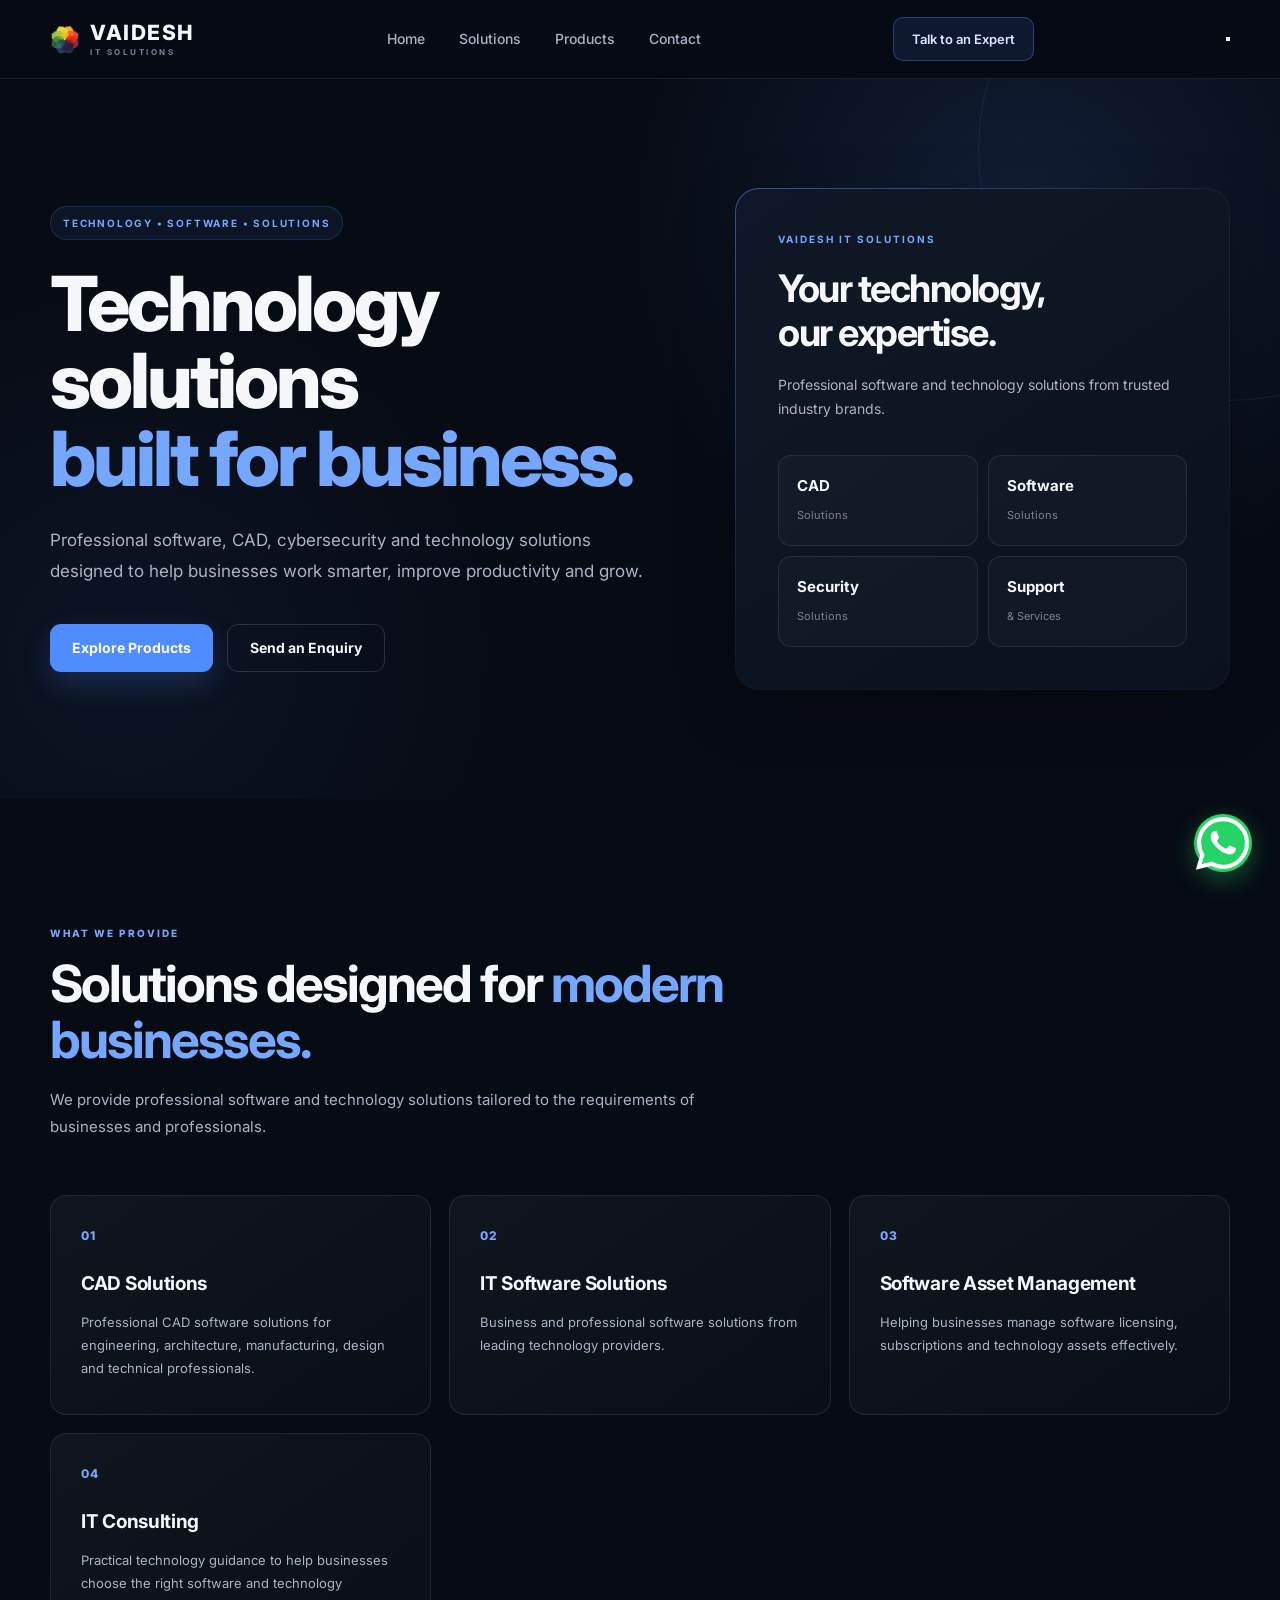
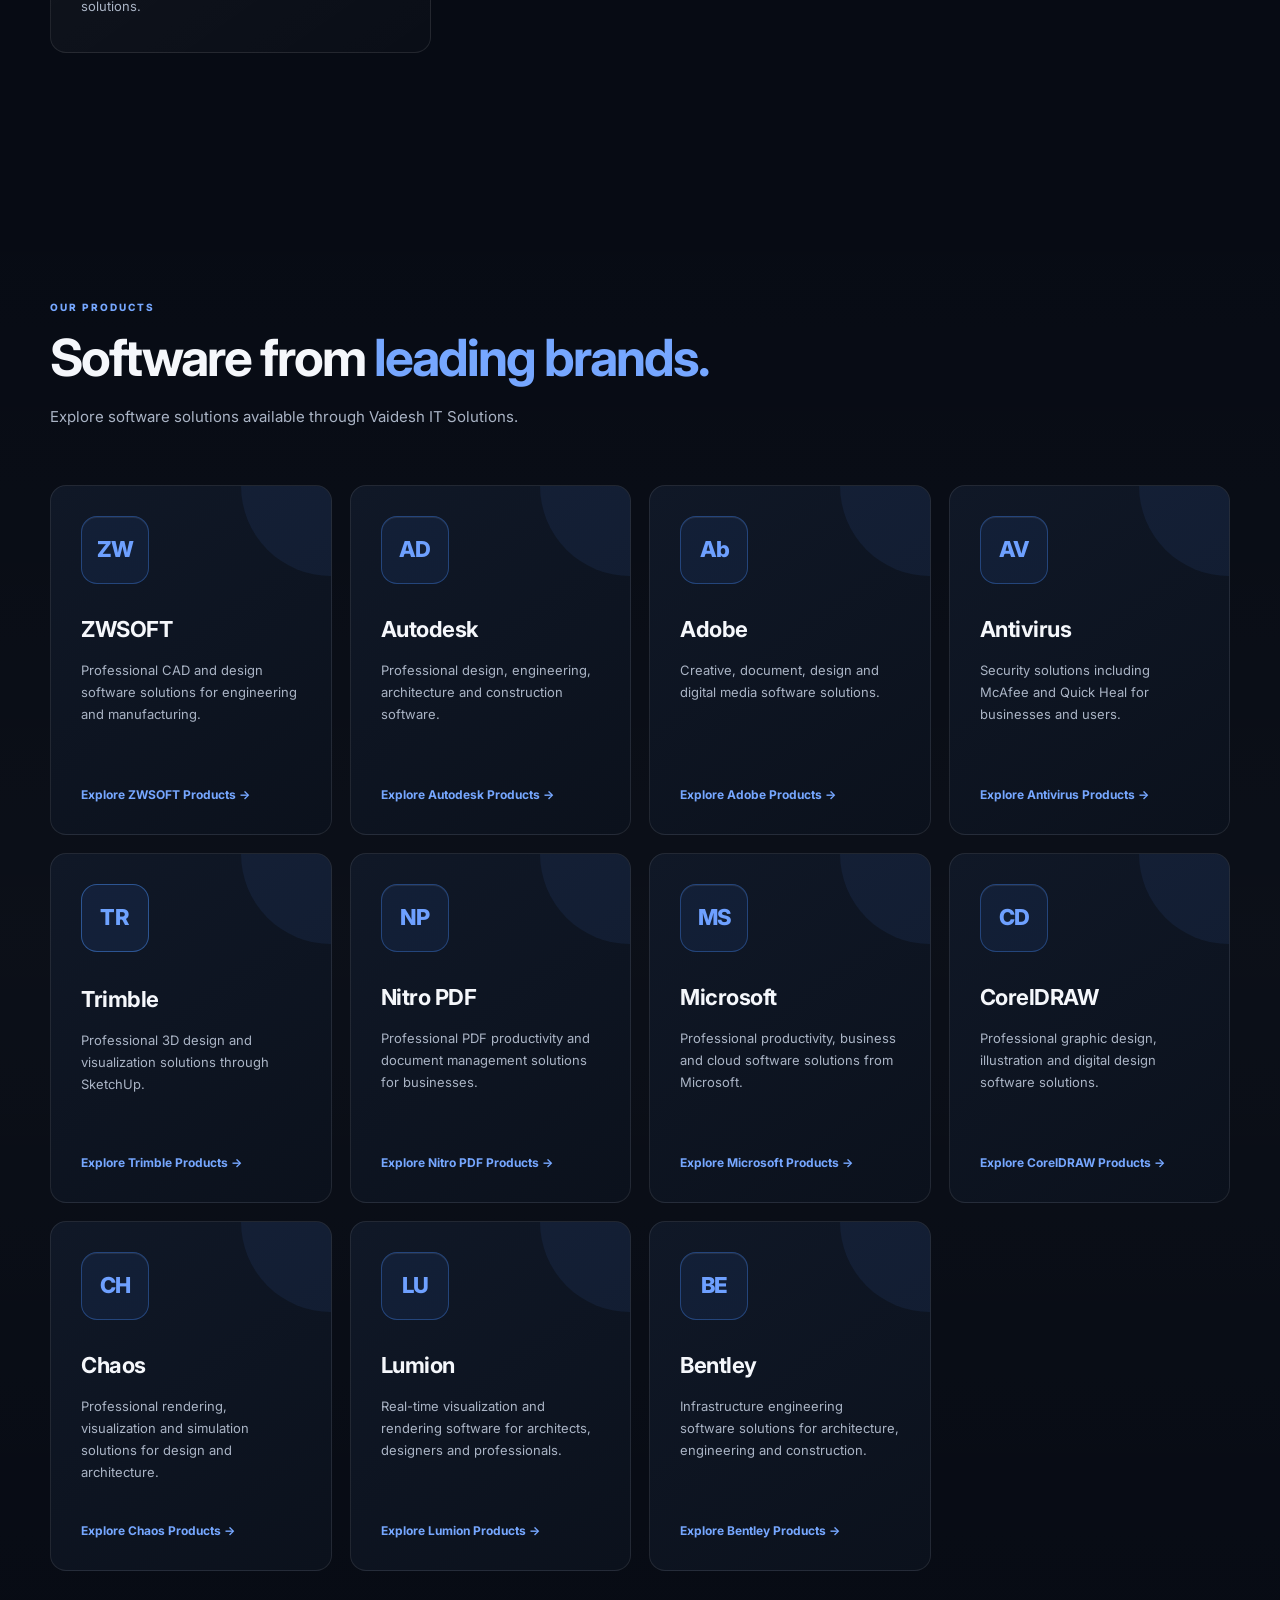
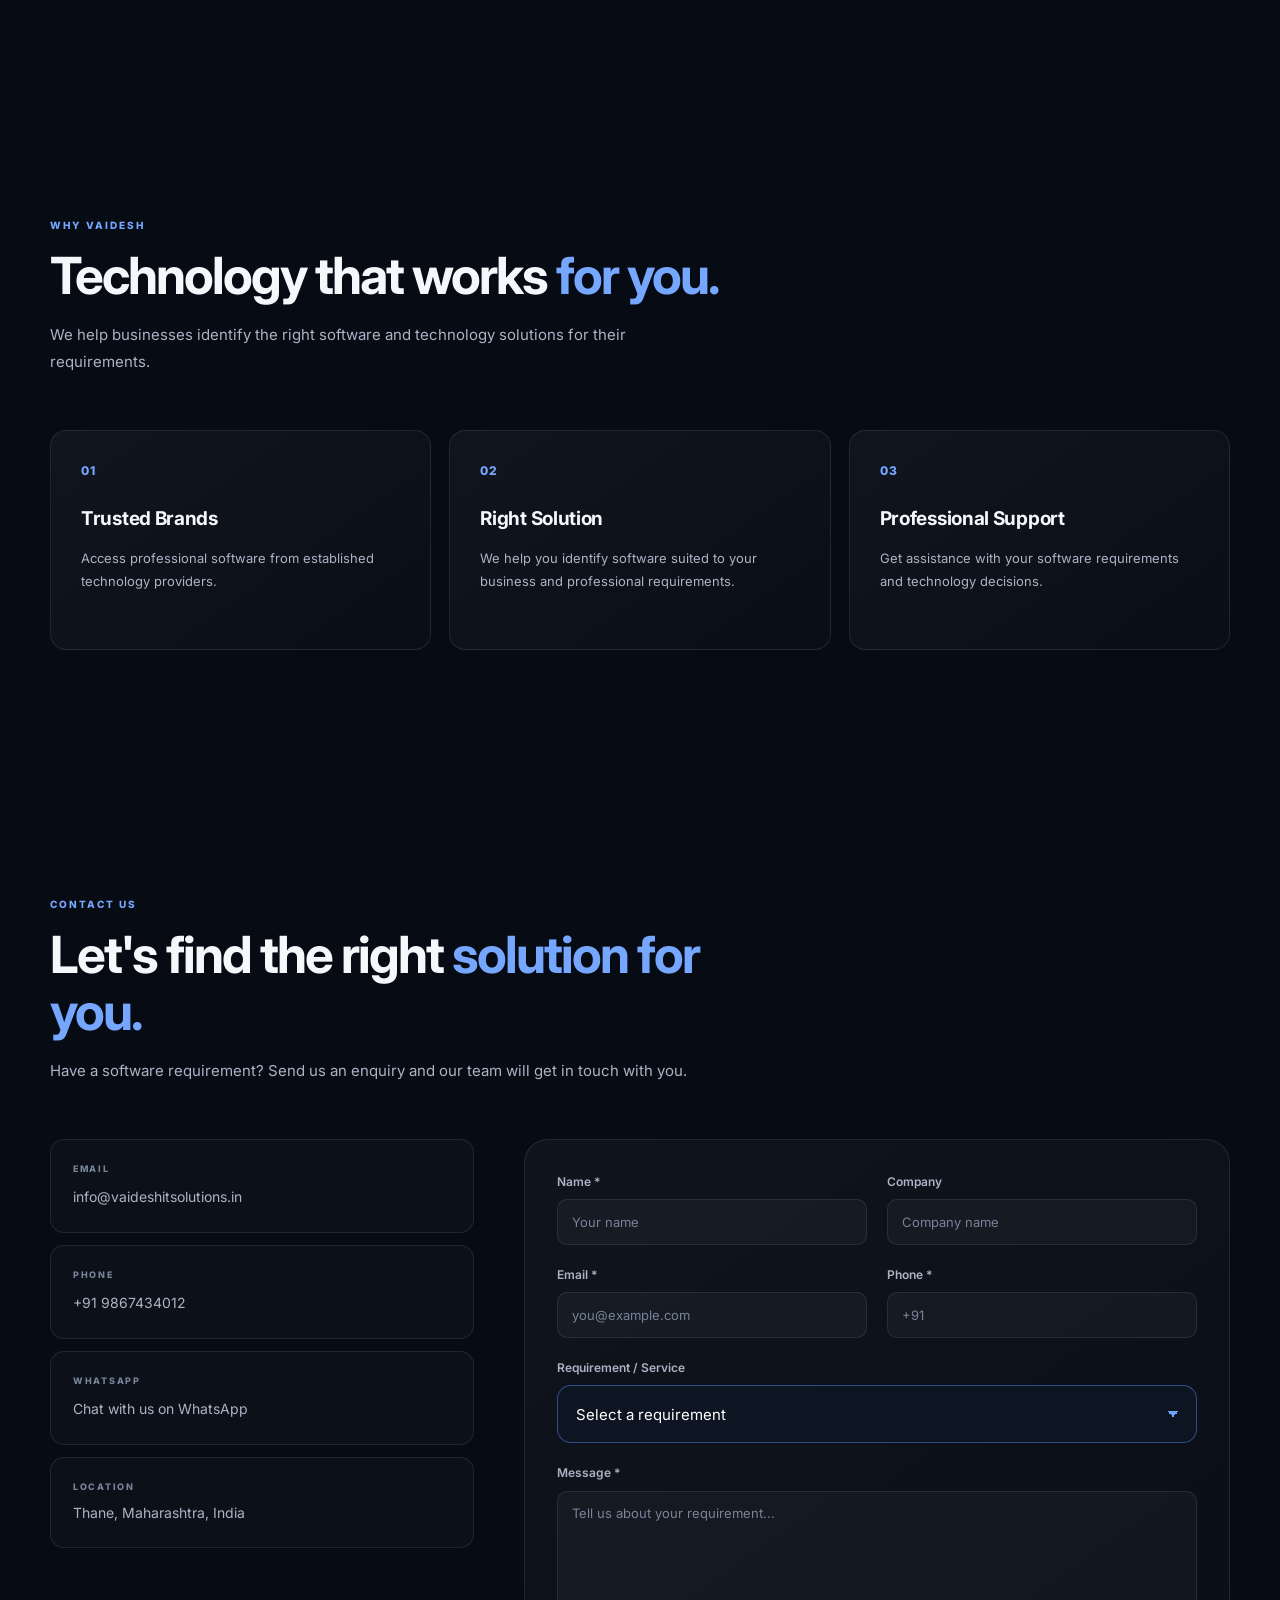
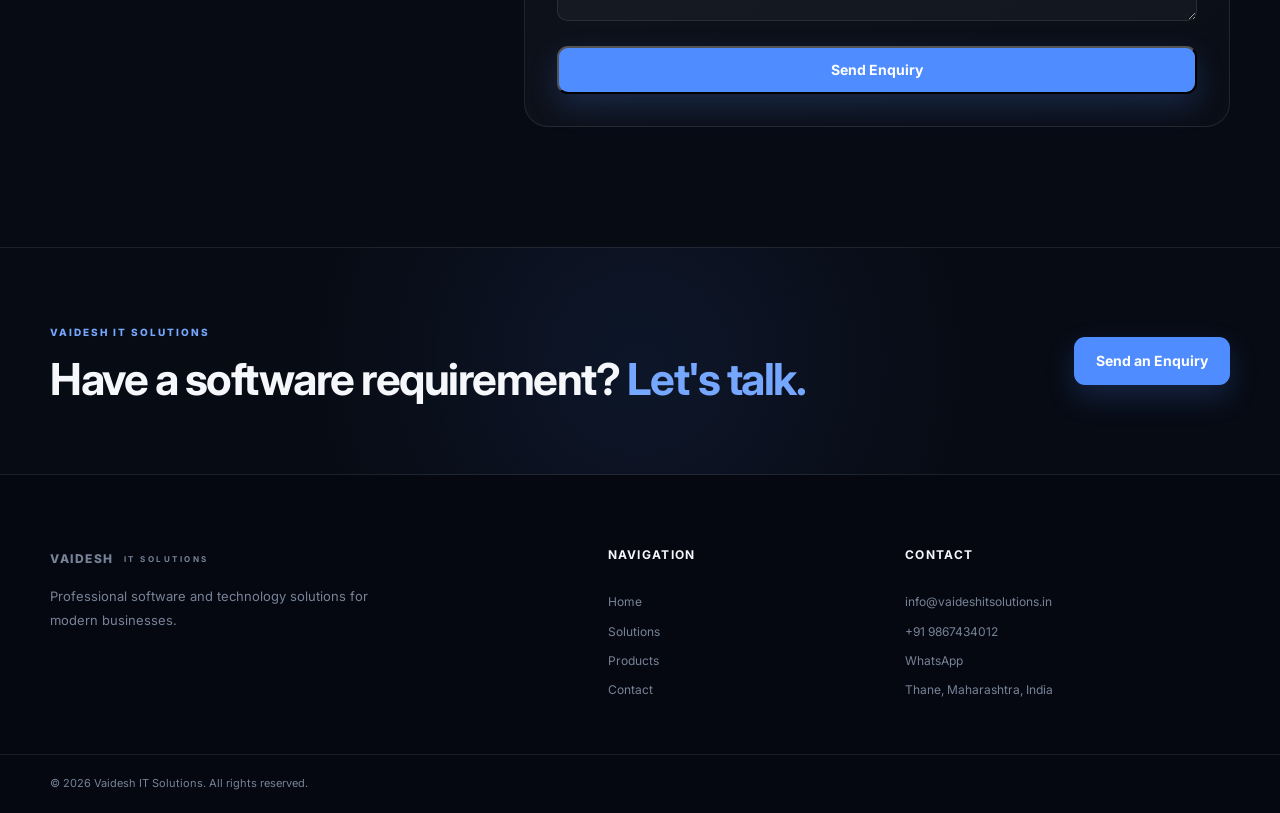
<file: index.html>
<!DOCTYPE html>
<html lang="en">
<head>
    <meta charset="UTF-8">
    <meta name="viewport" content="width=device-width, initial-scale=1.0">

    <title>Vaidesh IT Solutions | Software & Technology Solutions</title>
<link rel="icon" type="image/png" href="favicon.png">
    <meta name="description"
          content="Vaidesh IT Solutions provides professional software, CAD, cybersecurity and technology solutions for businesses.">

    <link rel="stylesheet" href="style.css">

    <link rel="preconnect" href="https://fonts.googleapis.com">
    <link rel="preconnect" href="https://fonts.gstatic.com" crossorigin>

    <link href="https://fonts.googleapis.com/css2?family=Inter:wght@400;500;600;700;800&display=swap"
          rel="stylesheet">
</head>

<body>

<!-- ================= NAVBAR ================= -->

<header class="navbar">
    <div class="container nav-container">

        <a href="#home" class="logo">
    <img src="favicon.png" alt="Vaidesh Logo">
    <div>
        <span>VAIDESH</span>
        <small>IT SOLUTIONS</small>
    </div>
</a>

        <nav class="nav-links">
            <a href="#home">Home</a>
            <a href="#solutions">Solutions</a>
            <a href="#products">Products</a>
            <a href="#contact">Contact</a>
        </nav>

        <a href="#contact" class="nav-button">
            Talk to an Expert
        </a>

    </div>
</header>


<!-- ================= MAIN ================= -->

<main>

<!-- ================= HERO ================= -->

<section id="home" class="hero">

    <div class="container hero-content">

        <div class="hero-text">

            <div class="eyebrow">
                TECHNOLOGY • SOFTWARE • SOLUTIONS
            </div>

            <h1>
                Technology solutions
                <span>built for business.</span>
            </h1>

            <p>
                Professional software, CAD, cybersecurity and
                technology solutions designed to help businesses
                work smarter, improve productivity and grow.
            </p>

            <div class="hero-buttons">

                <a href="#products" class="btn btn-primary">
                    Explore Products
                </a>

                <a href="#contact" class="btn btn-secondary">
                    Send an Enquiry
                </a>

            </div>

        </div>


        <div class="hero-card">

            <div class="hero-card-content">

                <span class="hero-card-label">
                    VAIDESH IT SOLUTIONS
                </span>

                <h2>
                    Your technology,
                    <br>
                    our expertise.
                </h2>

                <p>
                    Professional software and technology
                    solutions from trusted industry brands.
                </p>

                <div class="hero-stat-grid">

                    <div>
                        <strong>CAD</strong>
                        <span>Solutions</span>
                    </div>

                    <div>
                        <strong>Software</strong>
                        <span>Solutions</span>
                    </div>

                    <div>
                        <strong>Security</strong>
                        <span>Solutions</span>
                    </div>

                    <div>
                        <strong>Support</strong>
                        <span>& Services</span>
                    </div>

                </div>

            </div>

        </div>

    </div>

</section>


<!-- ================= SOLUTIONS ================= -->

<section id="solutions" class="section">

    <div class="container">

        <div class="section-heading">

            <span class="section-label">
                WHAT WE PROVIDE
            </span>

            <h2>
                Solutions designed for
                <span>modern businesses.</span>
            </h2>

            <p>
                We provide professional software and technology
                solutions tailored to the requirements of
                businesses and professionals.
            </p>

        </div>


        <div class="info-grid">

            <div class="info-card">

                <div class="card-number">01</div>

                <h3>CAD Solutions</h3>

                <p>
                    Professional CAD software solutions for
                    engineering, architecture, manufacturing,
                    design and technical professionals.
                </p>

            </div>


            <div class="info-card">

                <div class="card-number">02</div>

                <h3>IT Software Solutions</h3>

                <p>
                    Business and professional software solutions
                    from leading technology providers.
                </p>

            </div>


            <div class="info-card">

                <div class="card-number">03</div>

                <h3>Software Asset Management</h3>

                <p>
                    Helping businesses manage software licensing,
                    subscriptions and technology assets effectively.
                </p>

            </div>


            <div class="info-card">

                <div class="card-number">04</div>

                <h3>IT Consulting</h3>

                <p>
                    Practical technology guidance to help businesses
                    choose the right software and technology solutions.
                </p>

            </div>

        </div>

    </div>

</section>


<!-- ================= PRODUCTS ================= -->

<section id="products" class="section products-section">

    <div class="container">

        <div class="section-heading">

            <span class="section-label">
                OUR PRODUCTS
            </span>

            <h2>
                Software from
                <span>leading brands.</span>
            </h2>

            <p>
                Explore software solutions available through
                Vaidesh IT Solutions.
            </p>

        </div>


        <div class="catalog-grid">


            <!-- ZWSOFT -->

            <a href="zwsoft.html" class="catalog-card">

                <div class="brand-short">
                    ZW
                </div>

                <h3>ZWSOFT</h3>

                <p>
                    Professional CAD and design software
                    solutions for engineering and manufacturing.
                </p>

                <span class="catalog-link">
                    Explore ZWSOFT Products →
                </span>

            </a>


            <!-- AUTODESK -->

            <a href="AutoDesk.html" class="catalog-card">

                <div class="brand-short">
                    AD
                </div>

                <h3>Autodesk</h3>

                <p>
                    Professional design, engineering,
                    architecture and construction software.
                </p>

                <span class="catalog-link">
                    Explore Autodesk Products →
                </span>

            </a>


            <!-- ADOBE -->

            <a href="Adobe.html" class="catalog-card">

                <div class="brand-short">
                    Ab
                </div>

                <h3>Adobe</h3>

                <p>
                    Creative, document, design and
                    digital media software solutions.
                </p>

                <span class="catalog-link">
                    Explore Adobe Products →
                </span>

            </a>


            <!-- ANTIVIRUS -->

            <a href="AntiVirus.html" class="catalog-card">

                <div class="brand-short">
                    AV
                </div>

                <h3>Antivirus</h3>

                <p>
                    Security solutions including McAfee
                    and Quick Heal for businesses and users.
                </p>

                <span class="catalog-link">
                    Explore Antivirus Products →
                </span>

            </a>
            <!-- TRIMBLE -->

<a href="Trimble.html" class="catalog-card">

    <div class="brand-mark">
        TR
    </div>

    <h3>
        Trimble
    </h3>

    <p>
        Professional 3D design and visualization
        solutions through SketchUp.
    </p>

    <span class="catalog-link">
        Explore Trimble Products →
    </span>

</a>
           
<!-- NITRO PDF -->

<a href="NitroPDF.html" class="catalog-card">

    <div class="brand-short">
        NP
    </div>

    <h3>Nitro PDF</h3>

    <p>
        Professional PDF productivity and document
        management solutions for businesses.
    </p>

    <span class="catalog-link">
        Explore Nitro PDF Products →
    </span>

</a>


<!-- MICROSOFT -->

<a href="Microsoft.html" class="catalog-card">

    <div class="brand-short">
        MS
    </div>

    <h3>Microsoft</h3>

    <p>
        Professional productivity, business and
        cloud software solutions from Microsoft.
    </p>

    <span class="catalog-link">
        Explore Microsoft Products →
    </span>

</a>


<!-- COREL -->

<a href="CorelDRAW.html" class="catalog-card">

    <div class="brand-short">
        CD
    </div>

    <h3>CorelDRAW</h3>

    <p>
        Professional graphic design, illustration and
        digital design software solutions.
    </p>

    <span class="catalog-link">
        Explore CorelDRAW Products →
    </span>

</a>


<!-- CHAOS -->

<a href="Chaos.html" class="catalog-card">

    <div class="brand-short">
        CH
    </div>

    <h3>Chaos</h3>

    <p>
        Professional rendering, visualization and
        simulation solutions for design and architecture.
    </p>

    <span class="catalog-link">
        Explore Chaos Products →
    </span>

</a>


<!-- LUMION -->

<a href="Lumion.html" class="catalog-card">

    <div class="brand-short">
        LU
    </div>

    <h3>Lumion</h3>

    <p>
        Real-time visualization and rendering software
        for architects, designers and professionals.
    </p>

    <span class="catalog-link">
        Explore Lumion Products →
    </span>

</a>


<!-- BENTLEY -->

<a href="Bentley.html" class="catalog-card">

    <div class="brand-short">
        BE
    </div>

    <h3>Bentley</h3>

    <p>
        Infrastructure engineering software solutions
        for architecture, engineering and construction.
    </p>

    <span class="catalog-link">
        Explore Bentley Products →
    </span>

</a>

        </div>

    </div>

</section>


<!-- ================= WHY VAIDESH ================= -->

<section class="section">

    <div class="container">

        <div class="section-heading">

            <span class="section-label">
                WHY VAIDESH
            </span>

            <h2>
                Technology that works
                <span>for you.</span>
            </h2>

            <p>
                We help businesses identify the right software
                and technology solutions for their requirements.
            </p>

        </div>


        <div class="info-grid">

            <div class="info-card">

                <div class="card-number">01</div>

                <h3>Trusted Brands</h3>

                <p>
                    Access professional software from established
                    technology providers.
                </p>

            </div>


            <div class="info-card">

                <div class="card-number">02</div>

                <h3>Right Solution</h3>

                <p>
                    We help you identify software suited to your
                    business and professional requirements.
                </p>

            </div>


            <div class="info-card">

                <div class="card-number">03</div>

                <h3>Professional Support</h3>

                <p>
                    Get assistance with your software requirements
                    and technology decisions.
                </p>

            </div>

        </div>

    </div>

</section>


<!-- ================= CONTACT ================= -->

<section id="contact" class="section">

    <div class="container">

        <div class="section-heading">

            <span class="section-label">
                CONTACT US
            </span>

            <h2>
                Let's find the right
                <span>solution for you.</span>
            </h2>

            <p>
                Have a software requirement? Send us an enquiry
                and our team will get in touch with you.
            </p>

        </div>


        <div class="contact-grid">


            <div class="contact-details">

                <div class="contact-card">

                    <span>EMAIL</span>

                    <a href="mailto:info@vaideshitsolutions.in">
                        info@vaideshitsolutions.in
                    </a>

                </div>


                <div class="contact-card">

                    <span>PHONE</span>

                    <a href="tel:+919867434012">
                        +91 9867434012
                    </a>

                </div>


                <div class="contact-card">

                    <span>WHATSAPP</span>

                    <a href="https://wa.me/919867434012">
                        Chat with us on WhatsApp
                    </a>

                </div>


                <div class="contact-card">

                    <span>LOCATION</span>

                    <p>
                        Thane, Maharashtra, India
                    </p>

                </div>

            </div>


            <!-- ================= ENQUIRY FORM ================= -->

            <form
                class="contact-form"
                action="https://formspree.io/f/xljryepz"
                method="POST"
            >

                <input
                    type="hidden"
                    name="_subject"
                    value="New Vaidesh IT Solutions Website Enquiry"
                >


                <div class="form-grid">


                    <div class="form-group">

                        <label for="name">
                            Name *
                        </label>

                        <input
                            type="text"
                            id="name"
                            name="name"
                            placeholder="Your name"
                            required
                        >

                    </div>


                    <div class="form-group">

                        <label for="company">
                            Company
                        </label>

                        <input
                            type="text"
                            id="company"
                            name="company"
                            placeholder="Company name"
                        >

                    </div>


                    <div class="form-group">

                        <label for="email">
                            Email *
                        </label>

                        <input
                            type="email"
                            id="email"
                            name="email"
                            placeholder="you@example.com"
                            required
                        >

                    </div>


                    <div class="form-group">

                        <label for="phone">
                            Phone *
                        </label>

                        <input
                            type="tel"
                            id="phone"
                            name="phone"
                            placeholder="+91"
                            required
                        >

                    </div>


                    <div class="form-group full">

                        <label for="requirement">
                            Requirement / Service
                        </label>

                        <select
                            id="requirement"
                            name="requirement"
                        >

                            <option value="">
                                Select a requirement
                            </option>

                            <option>CAD Solutions</option>
                            <option>IT Software Solutions</option>
                            <option>Software Asset Management</option>
                            <option>IT Consulting</option>
                            <option>ZWSOFT</option>
                            <option>Autodesk</option>
                            <option>Adobe</option>
                            <option>Antivirus</option>
                            <option>Other</option>

                        </select>

                    </div>


                    <div class="form-group full">

                        <label for="message">
                            Message *
                        </label>

                        <textarea
                            id="message"
                            name="message"
                            placeholder="Tell us about your requirement..."
                            required
                        ></textarea>

                    </div>

                </div>


                <button
                    type="submit"
                    class="btn btn-primary form-submit"
                >
                    Send Enquiry
                </button>

            </form>

        </div>

    </div>

</section>


<!-- ================= CTA ================= -->

<section class="cta-section">

    <div class="container cta-content">

        <div>

            <span class="section-label">
                VAIDESH IT SOLUTIONS
            </span>

            <h2>
                Have a software requirement?
                <span>Let's talk.</span>
            </h2>

        </div>

        <a href="#contact" class="btn btn-primary">
            Send an Enquiry
        </a>

    </div>

</section>

</main>


<!-- ================= FOOTER ================= -->

<footer class="footer">

    <div class="container footer-grid">


        <div>

            <a href="#home" class="logo footer-logo">

                <span>VAIDESH</span>

                <small>IT SOLUTIONS</small>

            </a>

            <p>
                Professional software and technology
                solutions for modern businesses.
            </p>

        </div>


        <div>

            <h4>Navigation</h4>

            <a href="#home">Home</a>
            <a href="#solutions">Solutions</a>
            <a href="#products">Products</a>
            <a href="#contact">Contact</a>

        </div>


        <div>

            <h4>Contact</h4>

            <a href="mailto:info@vaideshitsolutions.in">
                info@vaideshitsolutions.in
            </a>

            <a href="tel:+919867434012">
                +91 9867434012
            </a>

            <a href="https://wa.me/919867434012">
                WhatsApp
            </a>

            <span>
                Thane, Maharashtra, India
            </span>

        </div>

    </div>


    <div class="footer-bottom">

        <div class="container">

            <p>
                © 2026 Vaidesh IT Solutions.
                All rights reserved.
            </p>

        </div>

    </div>

</footer>


<!-- ================= WHATSAPP ================= -->

<a
    href="https://wa.me/919867434012"
    class="whatsapp-float"
    aria-label="Chat with us on WhatsApp"
    target="_blank"
    rel="noopener noreferrer"
>
    <svg
        class="whatsapp-icon"
        viewBox="0 0 24 24"
        xmlns="http://www.w3.org/2000/svg"
    >
        <path
            d="M12 2.1C6.53 2.1 2.1 6.53 2.1 12c0 1.75.46 3.4 1.32 4.86L2 21.9l5.18-1.36A9.85 9.85 0 0 0 12 21.9c5.47 0 9.9-4.43 9.9-9.9S17.47 2.1 12 2.1Z"
            fill="none"
            stroke="white"
            stroke-width="1.7"
        />

        <path
            d="M16.8 13.95c-.26-.13-1.53-.75-1.77-.83-.24-.09-.41-.13-.58.13-.17.26-.66.83-.81 1-.15.17-.3.2-.56.07-.26-.13-1.08-.4-2.05-1.27-.76-.68-1.27-1.51-1.42-1.77-.15-.26-.02-.4.11-.53.12-.12.26-.3.39-.45.13-.15.17-.26.26-.43.09-.17.04-.32-.02-.45-.06-.13-.58-1.4-.8-1.92-.21-.51-.43-.44-.58-.45h-.49c-.17 0-.45.06-.69.32-.24.26-.9.88-.9 2.14 0 1.26.92 2.47 1.05 2.64.13.17 1.81 2.77 4.39 3.88.61.26 1.09.42 1.46.54.61.19 1.17.16 1.61.1.49-.07 1.53-.63 1.74-1.24.22-.61.22-1.13.15-1.24-.07-.11-.24-.18-.5-.31Z"
            fill="white"
        />
    </svg>
</a>


<script src="script.js"></script>

</body>
</html>
</file>
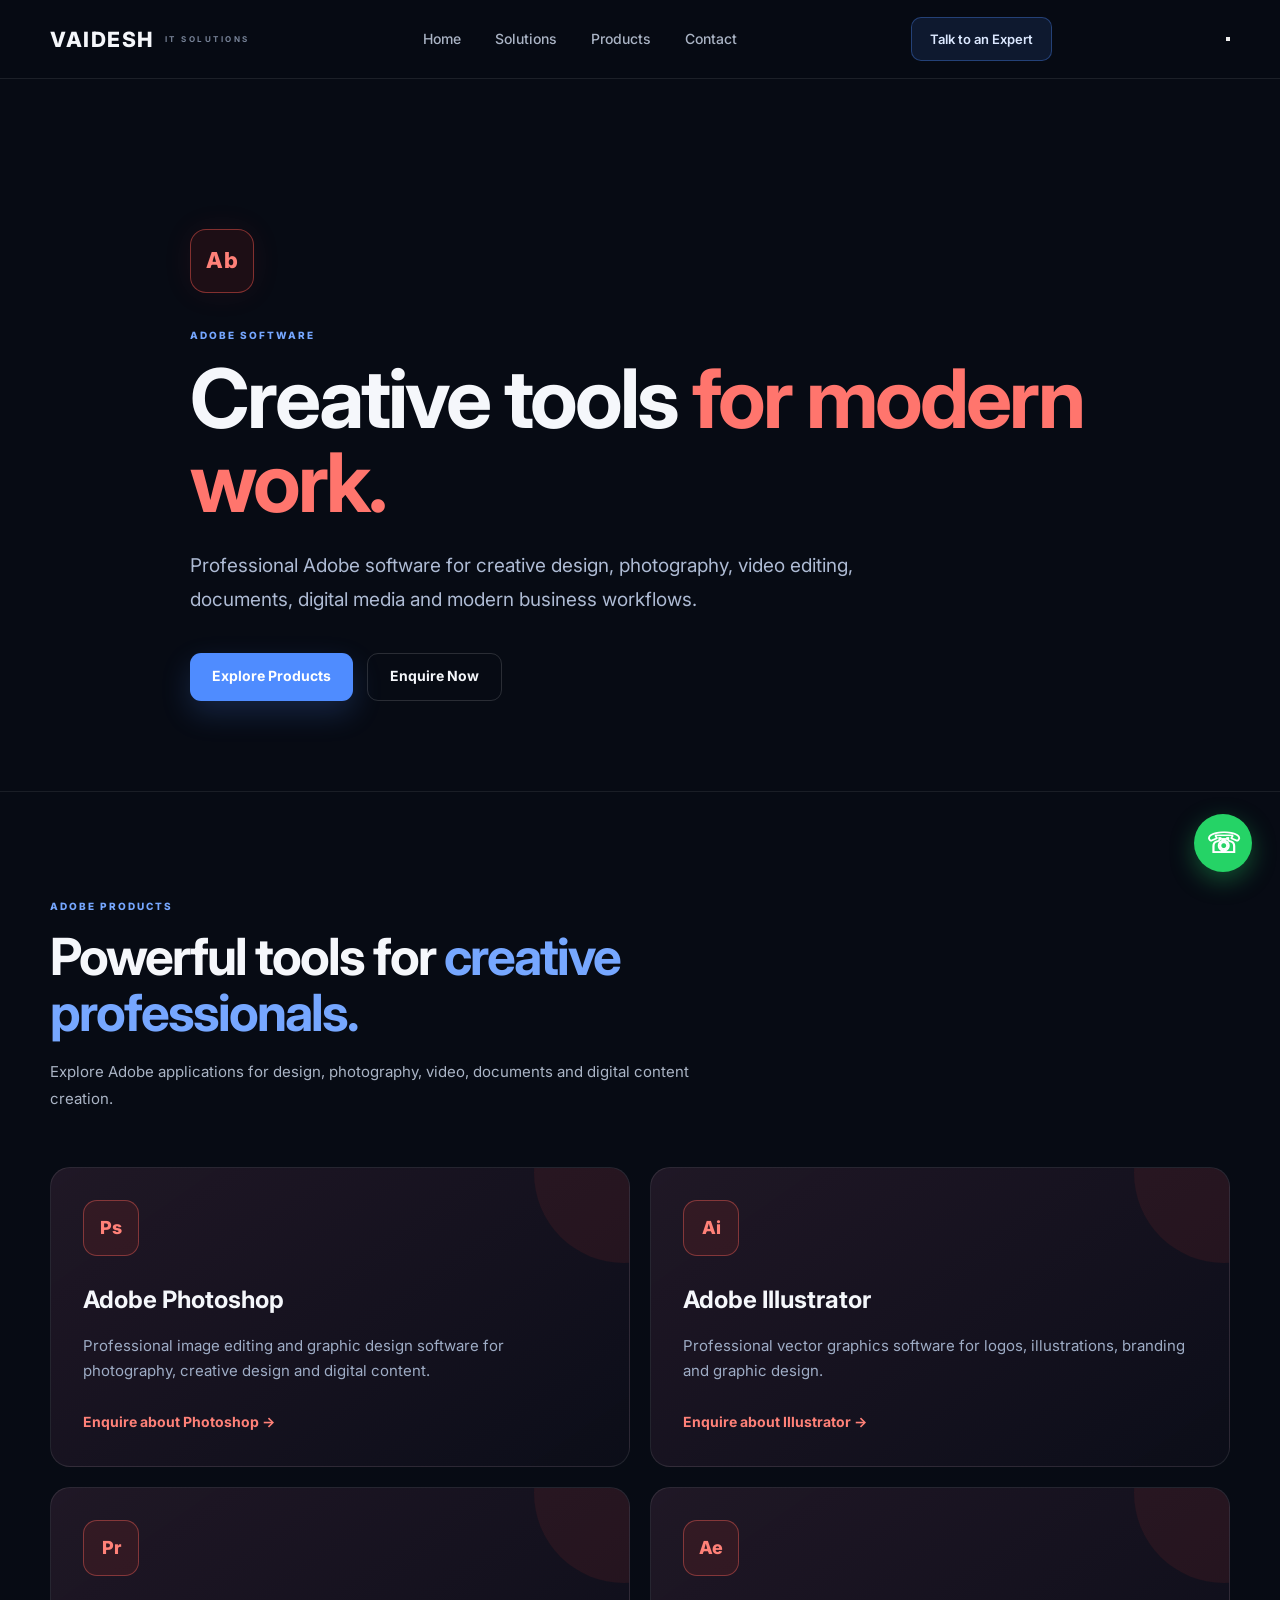
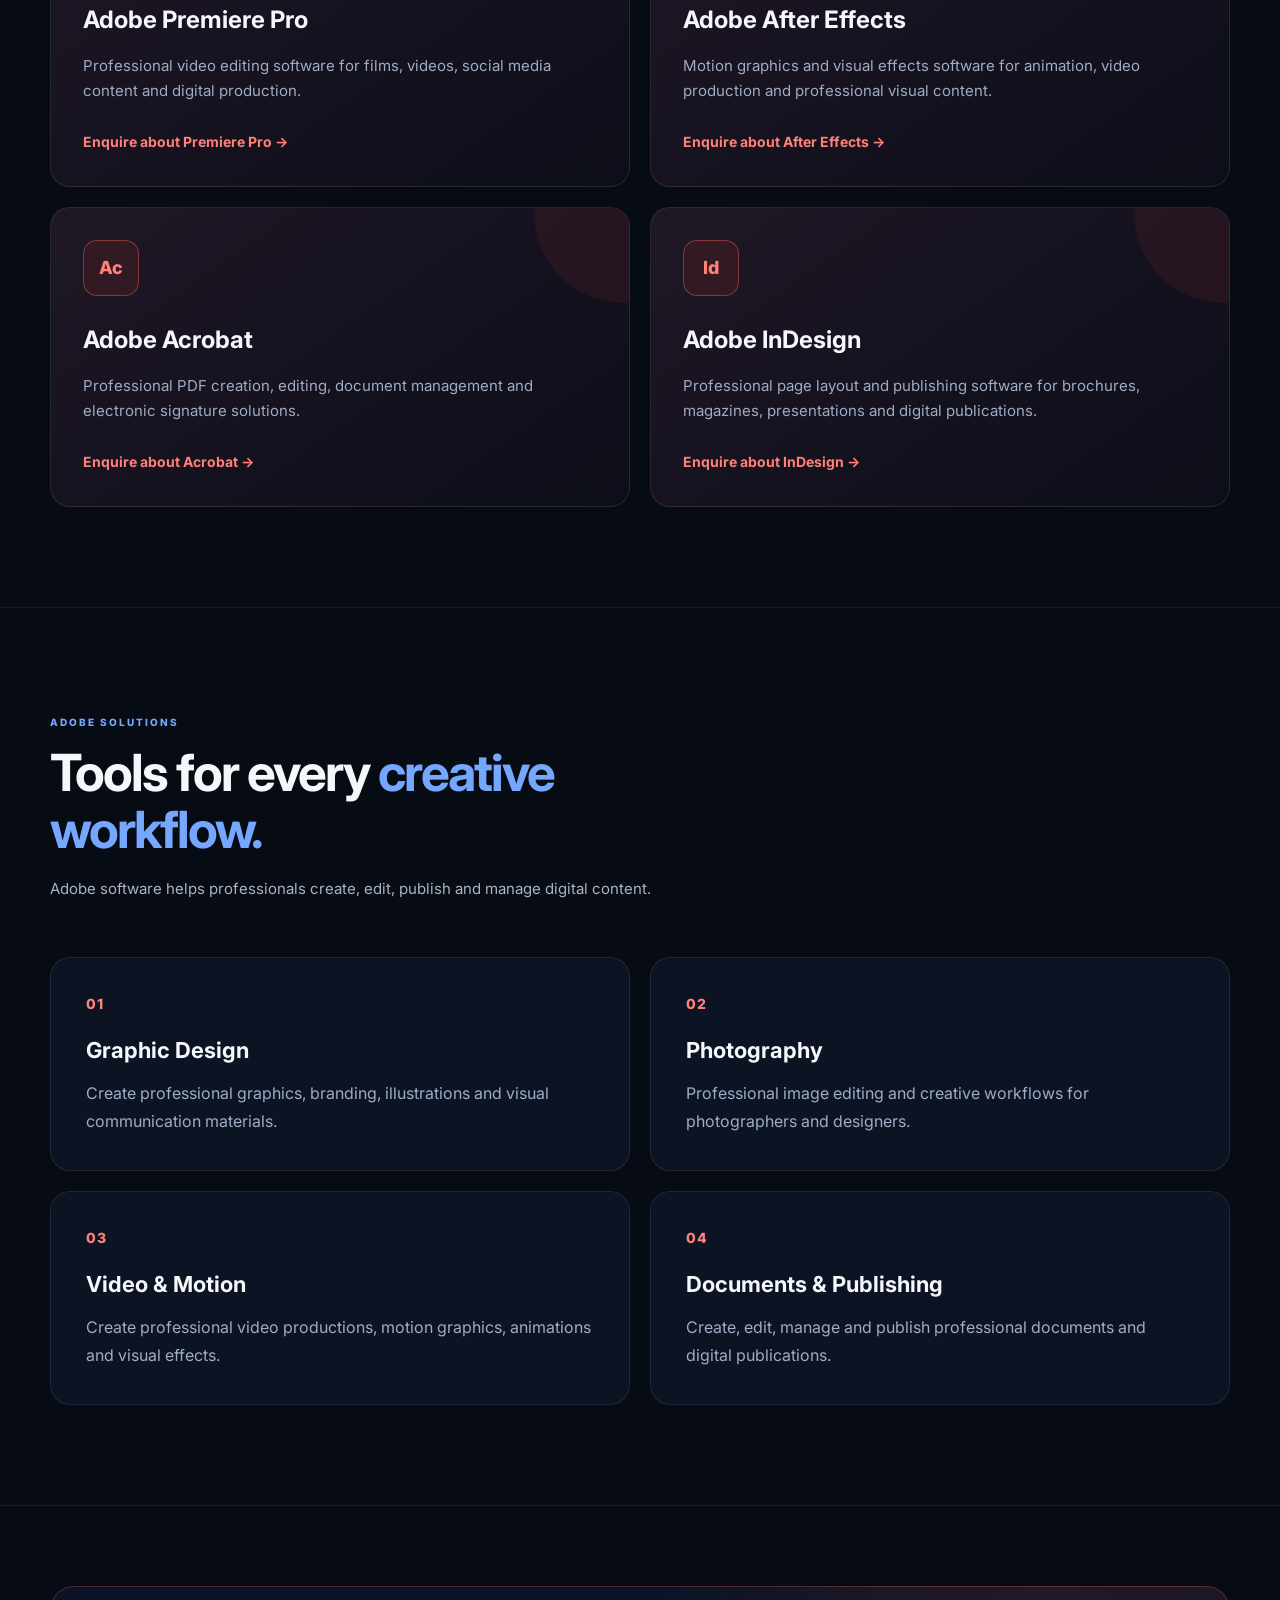
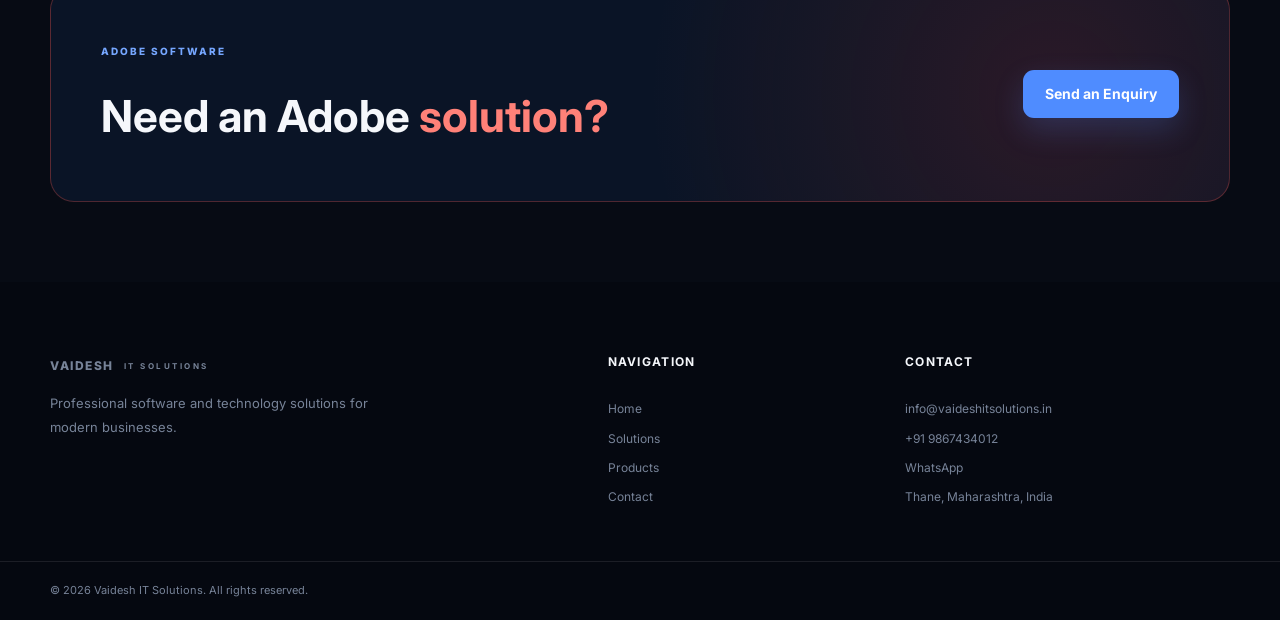
<file: Adobe.html>
<!DOCTYPE html>
<html lang="en">

<head>
    <meta charset="UTF-8">
    <meta name="viewport" content="width=device-width, initial-scale=1.0">

    <title>Adobe Software | Vaidesh IT Solutions</title>

    <meta name="description"
          content="Explore Adobe creative, document and digital media software solutions through Vaidesh IT Solutions.">

    <link rel="stylesheet" href="style.css">

    <link rel="preconnect" href="https://fonts.googleapis.com">
    <link rel="preconnect" href="https://fonts.gstatic.com" crossorigin>

    <link href="https://fonts.googleapis.com/css2?family=Inter:wght@400;500;600;700;800&display=swap"
          rel="stylesheet">

    <style>

        /* ================= ADOBE HERO ================= */

        .product-hero {
            padding: 150px 0 90px;
            border-bottom: 1px solid rgba(255,255,255,0.08);
        }

        .product-hero-content {
            max-width: 900px;
        }

        .product-badge {
            width: 64px;
            height: 64px;

            display: flex;
            align-items: center;
            justify-content: center;

            border-radius: 16px;

            border: 1px solid rgba(255,90,80,0.45);

            background: rgba(180,45,35,0.13);

            color: #ff8078;

            font-size: 22px;
            font-weight: 800;

            margin-bottom: 28px;

            box-shadow: 0 0 30px rgba(255,70,60,0.08);
        }

        .product-hero h1 {
            font-size: clamp(48px, 7vw, 82px);
            line-height: 1.02;
            letter-spacing: -3px;
            margin: 0 0 25px;
        }

        .product-hero h1 span {
            color: #ff756d;
        }

        .product-hero p {
            max-width: 720px;

            font-size: 19px;
            line-height: 1.8;

            color: #aebbd4;

            margin-bottom: 35px;
        }

        .product-hero-buttons {
            display: flex;
            gap: 14px;
            flex-wrap: wrap;
        }


        /* ================= PRODUCTS ================= */

        .adobe-products {
            padding: 100px 0;
        }

        .adobe-grid {
            display: grid;

            grid-template-columns: repeat(2, 1fr);

            gap: 20px;

            margin-top: 55px;
        }

        .adobe-card {
            position: relative;

            overflow: hidden;

            min-height: 300px;

            padding: 32px;

            border: 1px solid rgba(255,255,255,0.09);

            border-radius: 20px;

            background:
                linear-gradient(
                    145deg,
                    rgba(35,25,40,0.9),
                    rgba(12,14,25,0.96)
                );

            transition:
                transform 0.3s ease,
                border-color 0.3s ease,
                box-shadow 0.3s ease;
        }

        .adobe-card::after {
            content: "";

            position: absolute;

            width: 180px;
            height: 180px;

            border-radius: 50%;

            background: rgba(255,70,60,0.08);

            right: -85px;
            top: -85px;

            pointer-events: none;
        }

        .adobe-card:hover {
            transform: translateY(-6px);

            border-color: rgba(255,100,90,0.55);

            box-shadow:
                0 18px 50px rgba(0,0,0,0.25);
        }

        .adobe-icon {
            width: 56px;
            height: 56px;

            display: flex;
            align-items: center;
            justify-content: center;

            border-radius: 14px;

            border: 1px solid rgba(255,100,90,0.4);

            background: rgba(180,50,40,0.14);

            color: #ff8178;

            font-size: 18px;

            font-weight: 800;

            margin-bottom: 25px;
        }

        .adobe-card h3 {
            font-size: 24px;
            margin: 0 0 13px;
        }

        .adobe-card p {
            color: #9eacc5;

            font-size: 15px;

            line-height: 1.7;

            margin: 0 0 25px;
        }

        .adobe-card a {
            color: #ff8178;

            font-size: 14px;

            font-weight: 700;

            text-decoration: none;
        }

        .adobe-card a:hover {
            color: #ffaaa4;
        }


        /* ================= SOLUTIONS ================= */

        .adobe-solutions {
            padding: 100px 0;

            border-top:
                1px solid rgba(255,255,255,0.07);
        }

        .adobe-solution-grid {
            display: grid;

            grid-template-columns: repeat(2, 1fr);

            gap: 20px;

            margin-top: 50px;
        }

        .adobe-solution-box {
            padding: 35px;

            border-radius: 20px;

            background: rgba(15,24,42,0.75);

            border:
                1px solid rgba(255,255,255,0.08);
        }

        .adobe-number {
            color: #ff8178;

            font-size: 14px;

            font-weight: 800;

            letter-spacing: 1px;

            margin-bottom: 18px;
        }

        .adobe-solution-box h3 {
            font-size: 22px;
            margin-bottom: 12px;
        }

        .adobe-solution-box p {
            color: #9eacc5;

            line-height: 1.7;

            margin: 0;
        }


        /* ================= CTA ================= */

        .adobe-cta {
            padding: 80px 0;

            border-top:
                1px solid rgba(255,255,255,0.07);
        }

        .adobe-cta-box {
            display: flex;

            align-items: center;

            justify-content: space-between;

            gap: 30px;

            padding: 50px;

            border-radius: 24px;

            border:
                1px solid rgba(255,90,80,0.28);

            background:
                radial-gradient(
                    circle at 85% 50%,
                    rgba(210,60,50,0.16),
                    transparent 40%
                ),
                rgba(12,22,40,0.9);
        }

        .adobe-cta-box h2 {
            font-size:
                clamp(28px,4vw,44px);

            margin: 8px 0 0;
        }

        .adobe-cta-box h2 span {
            color: #ff8178;
        }


        /* ================= MOBILE ================= */

        @media (max-width: 900px) {

            .adobe-grid {
                grid-template-columns: 1fr;
            }

            .adobe-solution-grid {
                grid-template-columns: 1fr;
            }

            .adobe-cta-box {
                flex-direction: column;

                align-items: flex-start;
            }
        }

        @media (max-width: 600px) {

            .product-hero {
                padding: 120px 0 70px;
            }

            .product-hero h1 {
                letter-spacing: -2px;
            }

            .product-hero p {
                font-size: 16px;
            }

            .adobe-card {
                min-height: auto;
            }

            .adobe-cta-box {
                padding: 32px;
            }
        }

    </style>

</head>


<body>


<!-- ================= NAVBAR ================= -->

<header class="navbar">

    <div class="container nav-container">

        <a href="index.html" class="logo">

            <span>VAIDESH</span>

            <small>
                IT SOLUTIONS
            </small>

        </a>


        <nav class="nav-links">

            <a href="index.html">
                Home
            </a>

            <a href="index.html#solutions">
                Solutions
            </a>

            <a href="index.html#products">
                Products
            </a>

            <a href="index.html#contact">
                Contact
            </a>

        </nav>


        <a
            href="index.html#contact"
            class="nav-button"
        >
            Talk to an Expert
        </a>

    </div>

</header>



<!-- ================= MAIN ================= -->

<main>


<!-- ================= HERO ================= -->

<section class="product-hero">

    <div class="container product-hero-content">


        <div class="product-badge">
            Ab
        </div>


        <span class="section-label">
            ADOBE SOFTWARE
        </span>


        <h1>

            Creative tools
            <span>for modern work.</span>

        </h1>


        <p>

            Professional Adobe software for creative design,
            photography, video editing, documents, digital
            media and modern business workflows.

        </p>


        <div class="product-hero-buttons">


            <a
                href="#products"
                class="btn btn-primary"
            >
                Explore Products
            </a>


            <a
                href="index.html#contact"
                class="btn btn-secondary"
            >
                Enquire Now
            </a>


        </div>

    </div>

</section>



<!-- ================= PRODUCTS ================= -->

<section
    id="products"
    class="adobe-products"
>


    <div class="container">


        <div class="section-heading">


            <span class="section-label">
                ADOBE PRODUCTS
            </span>


            <h2>

                Powerful tools for
                <span>creative professionals.</span>

            </h2>


            <p>

                Explore Adobe applications for design,
                photography, video, documents and digital
                content creation.

            </p>


        </div>



        <div class="adobe-grid">


            <!-- PHOTOSHOP -->

            <div class="adobe-card">


                <div class="adobe-icon">
                    Ps
                </div>


                <h3>
                    Adobe Photoshop
                </h3>


                <p>

                    Professional image editing and graphic
                    design software for photography,
                    creative design and digital content.

                </p>


                <a href="index.html#contact">

                    Enquire about Photoshop →

                </a>


            </div>



            <!-- ILLUSTRATOR -->

            <div class="adobe-card">


                <div class="adobe-icon">
                    Ai
                </div>


                <h3>
                    Adobe Illustrator
                </h3>


                <p>

                    Professional vector graphics software
                    for logos, illustrations, branding and
                    graphic design.

                </p>


                <a href="index.html#contact">

                    Enquire about Illustrator →

                </a>


            </div>



            <!-- PREMIERE PRO -->

            <div class="adobe-card">


                <div class="adobe-icon">
                    Pr
                </div>


                <h3>
                    Adobe Premiere Pro
                </h3>


                <p>

                    Professional video editing software for
                    films, videos, social media content and
                    digital production.

                </p>


                <a href="index.html#contact">

                    Enquire about Premiere Pro →

                </a>


            </div>



            <!-- AFTER EFFECTS -->

            <div class="adobe-card">


                <div class="adobe-icon">
                    Ae
                </div>


                <h3>
                    Adobe After Effects
                </h3>


                <p>

                    Motion graphics and visual effects software
                    for animation, video production and
                    professional visual content.

                </p>


                <a href="index.html#contact">

                    Enquire about After Effects →

                </a>


            </div>



            <!-- ACROBAT -->

            <div class="adobe-card">


                <div class="adobe-icon">
                    Ac
                </div>


                <h3>
                    Adobe Acrobat
                </h3>


                <p>

                    Professional PDF creation, editing,
                    document management and electronic
                    signature solutions.

                </p>


                <a href="index.html#contact">

                    Enquire about Acrobat →

                </a>


            </div>



            <!-- INDESIGN -->

            <div class="adobe-card">


                <div class="adobe-icon">
                    Id
                </div>


                <h3>
                    Adobe InDesign
                </h3>


                <p>

                    Professional page layout and publishing
                    software for brochures, magazines,
                    presentations and digital publications.

                </p>


                <a href="index.html#contact">

                    Enquire about InDesign →

                </a>


            </div>


        </div>

    </div>

</section>



<!-- ================= SOLUTIONS ================= -->

<section class="adobe-solutions">


    <div class="container">


        <div class="section-heading">


            <span class="section-label">
                ADOBE SOLUTIONS
            </span>


            <h2>

                Tools for every
                <span>creative workflow.</span>

            </h2>


            <p>

                Adobe software helps professionals create,
                edit, publish and manage digital content.

            </p>


        </div>



        <div class="adobe-solution-grid">


            <div class="adobe-solution-box">

                <div class="adobe-number">
                    01
                </div>


                <h3>
                    Graphic Design
                </h3>


                <p>

                    Create professional graphics, branding,
                    illustrations and visual communication
                    materials.

                </p>

            </div>



            <div class="adobe-solution-box">

                <div class="adobe-number">
                    02
                </div>


                <h3>
                    Photography
                </h3>


                <p>

                    Professional image editing and creative
                    workflows for photographers and designers.

                </p>

            </div>



            <div class="adobe-solution-box">

                <div class="adobe-number">
                    03
                </div>


                <h3>
                    Video & Motion
                </h3>


                <p>

                    Create professional video productions,
                    motion graphics, animations and visual
                    effects.

                </p>

            </div>



            <div class="adobe-solution-box">

                <div class="adobe-number">
                    04
                </div>


                <h3>
                    Documents & Publishing
                </h3>


                <p>

                    Create, edit, manage and publish professional
                    documents and digital publications.

                </p>

            </div>


        </div>

    </div>

</section>



<!-- ================= CTA ================= -->

<section class="adobe-cta">


    <div class="container">


        <div class="adobe-cta-box">


            <div>

                <span class="section-label">

                    ADOBE SOFTWARE

                </span>


                <h2>

                    Need an Adobe
                    <span>solution?</span>

                </h2>

            </div>


            <a
                href="index.html#contact"
                class="btn btn-primary"
            >

                Send an Enquiry

            </a>


        </div>

    </div>

</section>


</main>



<!-- ================= FOOTER ================= -->

<footer class="footer">


    <div class="container footer-grid">


        <div>


            <a
                href="index.html"
                class="logo footer-logo"
            >

                <span>
                    VAIDESH
                </span>

                <small>
                    IT SOLUTIONS
                </small>

            </a>


            <p>

                Professional software and technology
                solutions for modern businesses.

            </p>


        </div>



        <div>


            <h4>
                Navigation
            </h4>


            <a href="index.html">
                Home
            </a>


            <a href="index.html#solutions">
                Solutions
            </a>


            <a href="index.html#products">
                Products
            </a>


            <a href="index.html#contact">
                Contact
            </a>


        </div>



        <div>


            <h4>
                Contact
            </h4>


            <a href="mailto:info@vaideshitsolutions.in">

                info@vaideshitsolutions.in

            </a>


            <a href="tel:+919867434012">

                +91 9867434012

            </a>


            <a href="https://wa.me/919867434012">

                WhatsApp

            </a>


            <span>

                Thane, Maharashtra, India

            </span>


        </div>


    </div>



    <div class="footer-bottom">


        <div class="container">


            <p>

                © 2026 Vaidesh IT Solutions.
                All rights reserved.

            </p>


        </div>

    </div>


</footer>



<!-- ================= WHATSAPP ================= -->

<a
    href="https://wa.me/919867434012"
    class="whatsapp-float"
    aria-label="Chat with us on WhatsApp"
>

    <span class="whatsapp-icon">
        ☏
    </span>

</a>



<script src="script.js"></script>


</body>

</html>
</file>
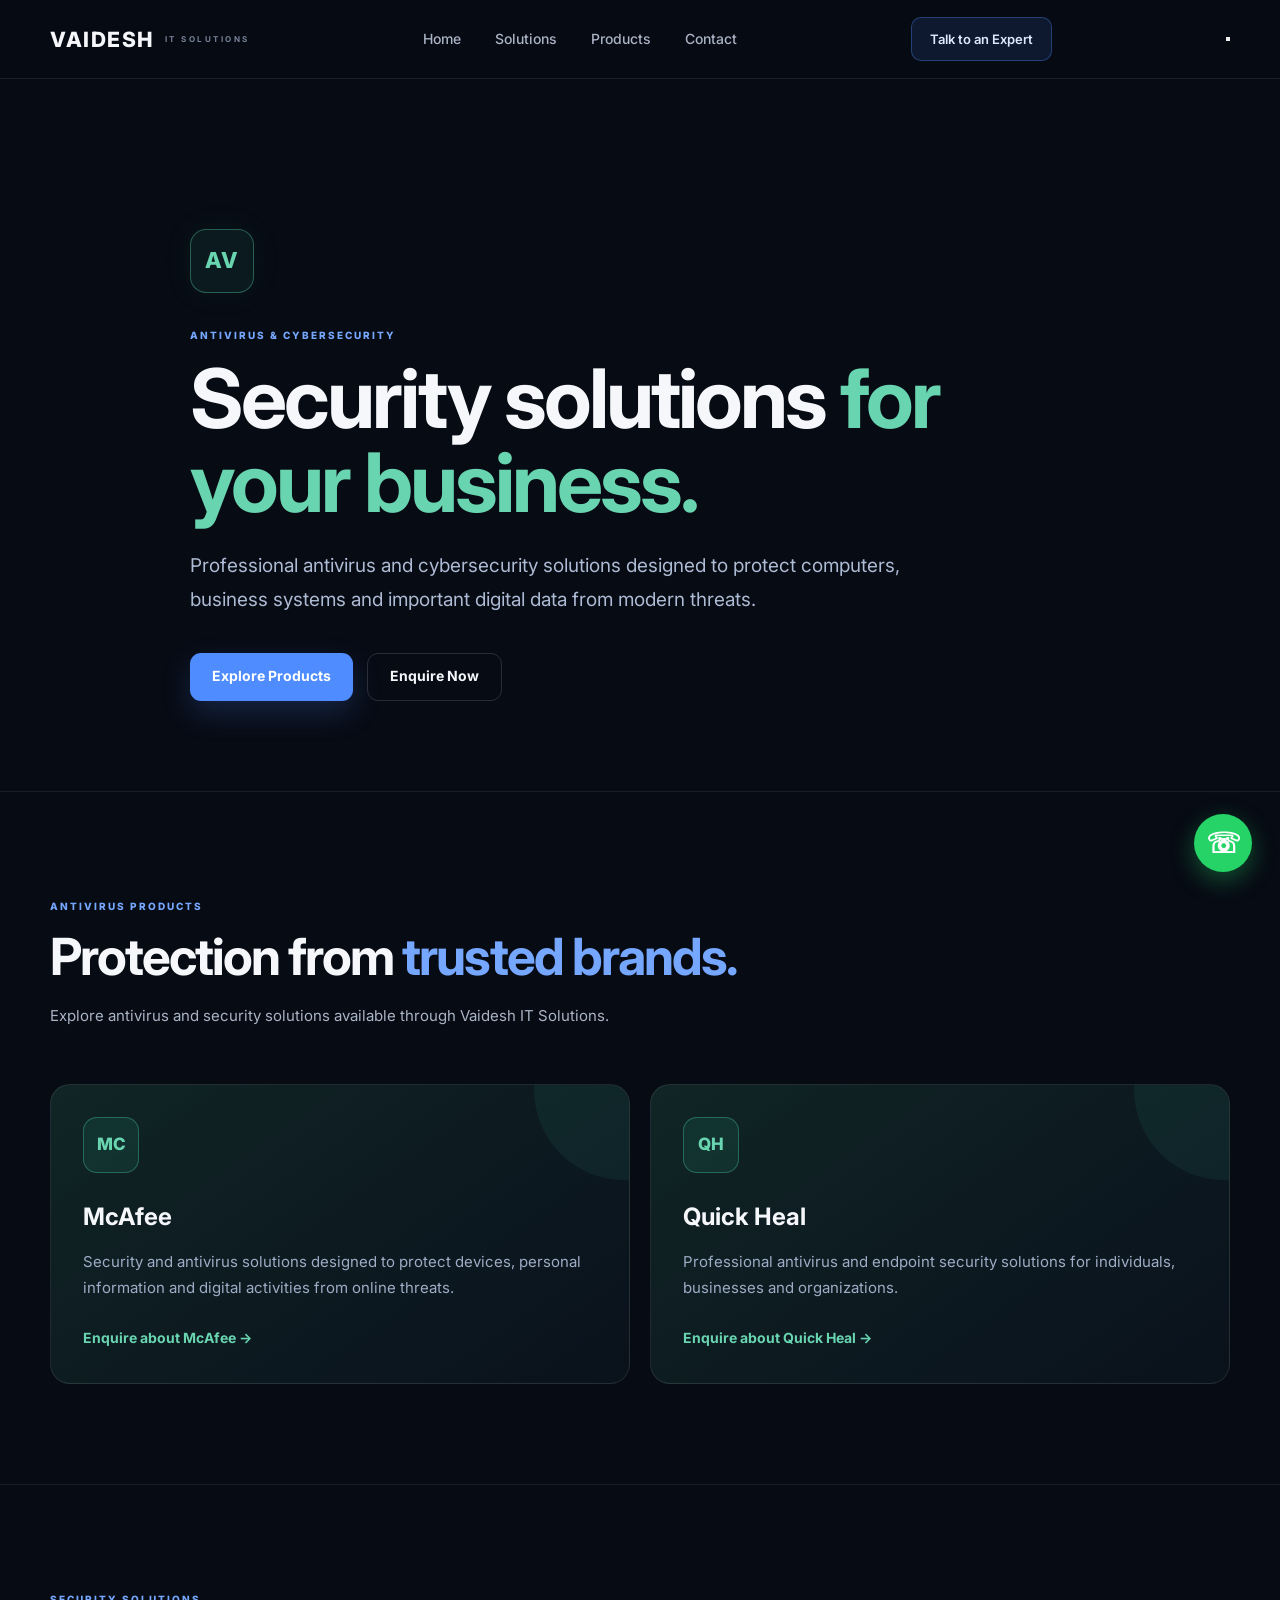
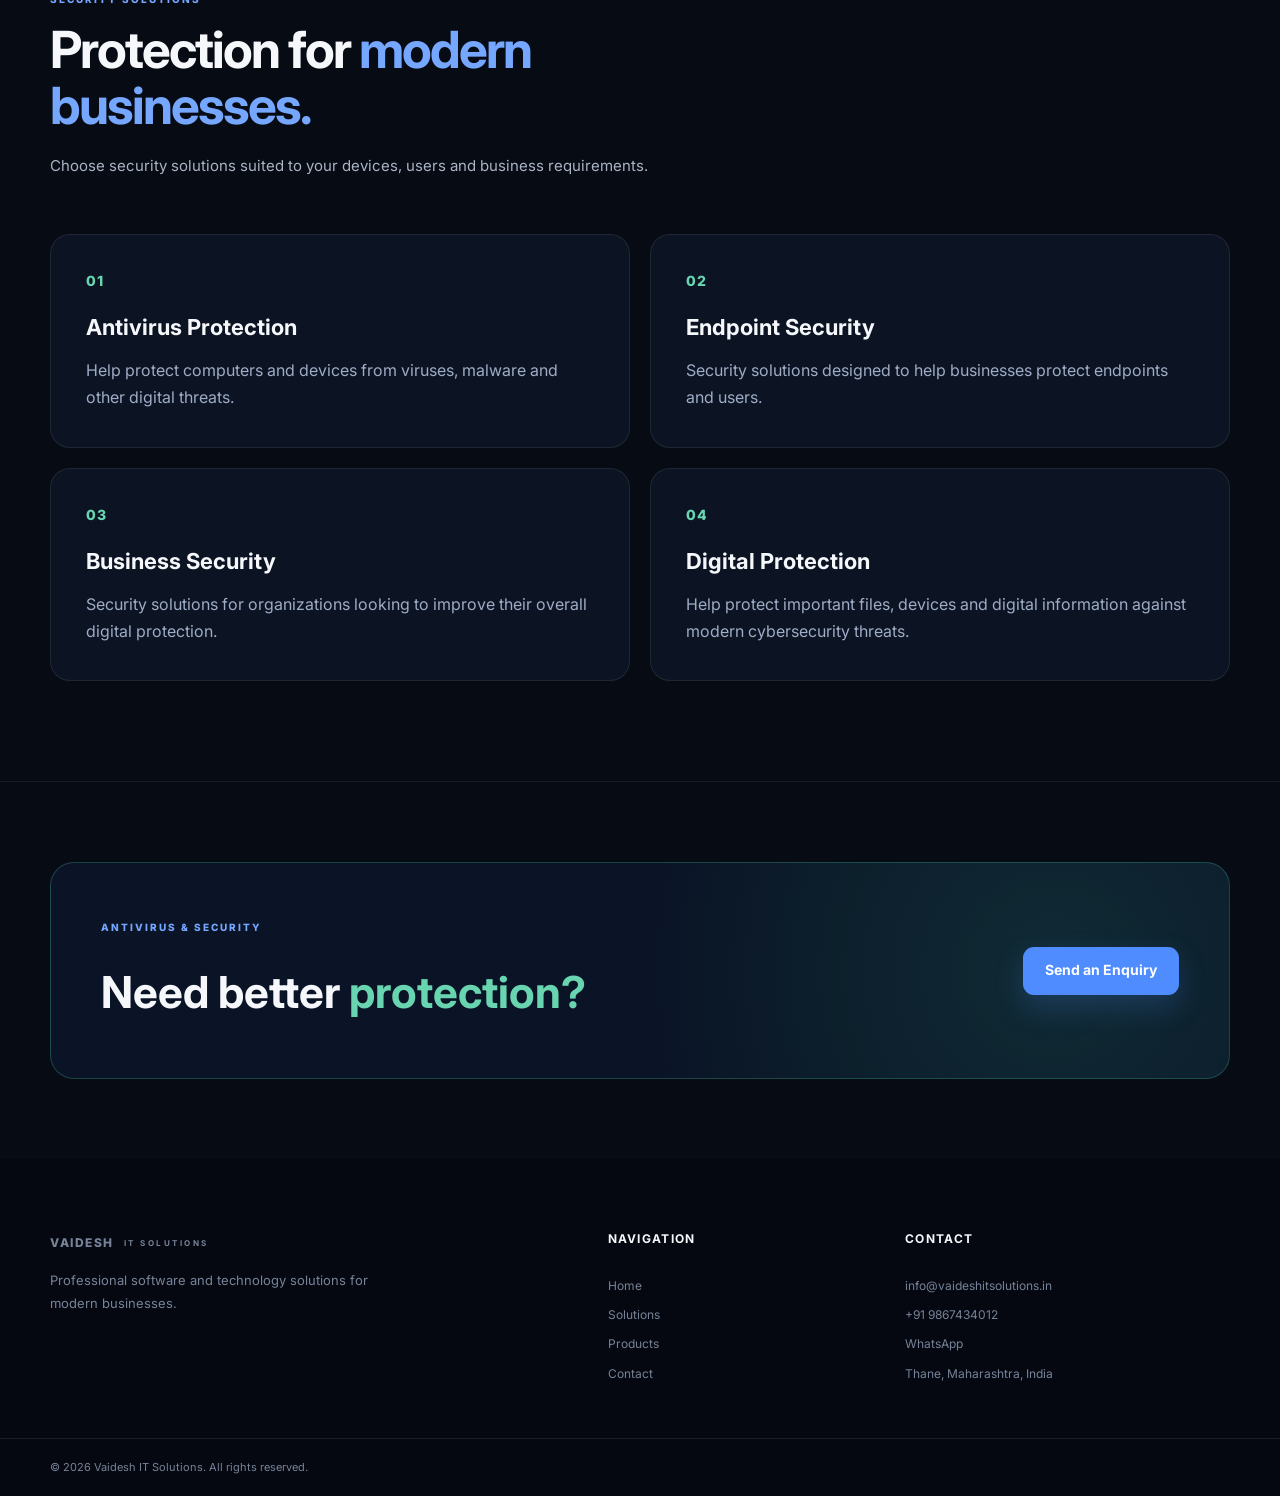
<file: AntiVirus.html>
<!DOCTYPE html>
<html lang="en">

<head>
    <meta charset="UTF-8">
    <meta name="viewport" content="width=device-width, initial-scale=1.0">

    <title>Antivirus Software | Vaidesh IT Solutions</title>

    <meta name="description"
          content="Explore antivirus and cybersecurity software solutions including McAfee and Quick Heal through Vaidesh IT Solutions.">

    <link rel="stylesheet" href="style.css">

    <link rel="preconnect" href="https://fonts.googleapis.com">
    <link rel="preconnect" href="https://fonts.gstatic.com" crossorigin>

    <link href="https://fonts.googleapis.com/css2?family=Inter:wght@400;500;600;700;800&display=swap"
          rel="stylesheet">

    <style>

        /* ================= ANTIVIRUS HERO ================= */

        .product-hero {
            padding: 150px 0 90px;
            border-bottom: 1px solid rgba(255,255,255,0.08);
        }

        .product-hero-content {
            max-width: 900px;
        }

        .product-badge {
            width: 64px;
            height: 64px;

            display: flex;
            align-items: center;
            justify-content: center;

            border-radius: 16px;

            border: 1px solid rgba(80,180,150,0.45);

            background: rgba(35,130,105,0.13);

            color: #69d4b0;

            font-size: 22px;
            font-weight: 800;

            margin-bottom: 28px;

            box-shadow: 0 0 30px rgba(50,180,140,0.08);
        }

        .product-hero h1 {
            font-size: clamp(48px, 7vw, 82px);
            line-height: 1.02;
            letter-spacing: -3px;
            margin: 0 0 25px;
        }

        .product-hero h1 span {
            color: #69d4b0;
        }

        .product-hero p {
            max-width: 720px;

            font-size: 19px;
            line-height: 1.8;

            color: #aebbd4;

            margin-bottom: 35px;
        }

        .product-hero-buttons {
            display: flex;
            gap: 14px;
            flex-wrap: wrap;
        }


        /* ================= PRODUCTS ================= */

        .antivirus-products {
            padding: 100px 0;
        }

        .antivirus-grid {
            display: grid;

            grid-template-columns: repeat(2, 1fr);

            gap: 20px;

            margin-top: 55px;
        }

        .antivirus-card {
            position: relative;

            overflow: hidden;

            min-height: 300px;

            padding: 32px;

            border: 1px solid rgba(255,255,255,0.09);

            border-radius: 20px;

            background:
                linear-gradient(
                    145deg,
                    rgba(18,40,40,0.9),
                    rgba(10,18,28,0.96)
                );

            transition:
                transform 0.3s ease,
                border-color 0.3s ease,
                box-shadow 0.3s ease;
        }

        .antivirus-card::after {
            content: "";

            position: absolute;

            width: 180px;
            height: 180px;

            border-radius: 50%;

            background: rgba(60,190,150,0.08);

            right: -85px;
            top: -85px;

            pointer-events: none;
        }

        .antivirus-card:hover {
            transform: translateY(-6px);

            border-color: rgba(70,190,155,0.55);

            box-shadow:
                0 18px 50px rgba(0,0,0,0.25);
        }

        .antivirus-icon {
            width: 56px;
            height: 56px;

            display: flex;
            align-items: center;
            justify-content: center;

            border-radius: 14px;

            border: 1px solid rgba(70,190,155,0.4);

            background: rgba(40,150,120,0.14);

            color: #69d4b0;

            font-size: 17px;

            font-weight: 800;

            margin-bottom: 25px;
        }

        .antivirus-card h3 {
            font-size: 24px;
            margin: 0 0 13px;
        }

        .antivirus-card p {
            color: #9eacc5;

            font-size: 15px;

            line-height: 1.7;

            margin: 0 0 25px;
        }

        .antivirus-card a {
            color: #69d4b0;

            font-size: 14px;

            font-weight: 700;

            text-decoration: none;
        }

        .antivirus-card a:hover {
            color: #9ae8cf;
        }


        /* ================= SOLUTIONS ================= */

        .antivirus-solutions {
            padding: 100px 0;

            border-top:
                1px solid rgba(255,255,255,0.07);
        }

        .antivirus-solution-grid {
            display: grid;

            grid-template-columns: repeat(2, 1fr);

            gap: 20px;

            margin-top: 50px;
        }

        .antivirus-solution-box {
            padding: 35px;

            border-radius: 20px;

            background: rgba(15,24,42,0.75);

            border:
                1px solid rgba(255,255,255,0.08);
        }

        .antivirus-number {
            color: #69d4b0;

            font-size: 14px;

            font-weight: 800;

            letter-spacing: 1px;

            margin-bottom: 18px;
        }

        .antivirus-solution-box h3 {
            font-size: 22px;
            margin-bottom: 12px;
        }

        .antivirus-solution-box p {
            color: #9eacc5;

            line-height: 1.7;

            margin: 0;
        }


        /* ================= CTA ================= */

        .antivirus-cta {
            padding: 80px 0;

            border-top:
                1px solid rgba(255,255,255,0.07);
        }

        .antivirus-cta-box {
            display: flex;

            align-items: center;

            justify-content: space-between;

            gap: 30px;

            padding: 50px;

            border-radius: 24px;

            border:
                1px solid rgba(70,190,155,0.28);

            background:
                radial-gradient(
                    circle at 85% 50%,
                    rgba(45,170,135,0.16),
                    transparent 40%
                ),
                rgba(12,22,40,0.9);
        }

        .antivirus-cta-box h2 {
            font-size:
                clamp(28px,4vw,44px);

            margin: 8px 0 0;
        }

        .antivirus-cta-box h2 span {
            color: #69d4b0;
        }


        /* ================= MOBILE ================= */

        @media (max-width: 900px) {

            .antivirus-grid {
                grid-template-columns: 1fr;
            }

            .antivirus-solution-grid {
                grid-template-columns: 1fr;
            }

            .antivirus-cta-box {
                flex-direction: column;

                align-items: flex-start;
            }
        }

        @media (max-width: 600px) {

            .product-hero {
                padding: 120px 0 70px;
            }

            .product-hero h1 {
                letter-spacing: -2px;
            }

            .product-hero p {
                font-size: 16px;
            }

            .antivirus-card {
                min-height: auto;
            }

            .antivirus-cta-box {
                padding: 32px;
            }
        }

    </style>

</head>


<body>


<!-- ================= NAVBAR ================= -->

<header class="navbar">

    <div class="container nav-container">

        <a href="index.html" class="logo">

            <span>VAIDESH</span>

            <small>
                IT SOLUTIONS
            </small>

        </a>


        <nav class="nav-links">

            <a href="index.html">
                Home
            </a>

            <a href="index.html#solutions">
                Solutions
            </a>

            <a href="index.html#products">
                Products
            </a>

            <a href="index.html#contact">
                Contact
            </a>

        </nav>


        <a
            href="index.html#contact"
            class="nav-button"
        >
            Talk to an Expert
        </a>

    </div>

</header>



<!-- ================= MAIN ================= -->

<main>


<!-- ================= HERO ================= -->

<section class="product-hero">

    <div class="container product-hero-content">


        <div class="product-badge">
            AV
        </div>


        <span class="section-label">
            ANTIVIRUS & CYBERSECURITY
        </span>


        <h1>

            Security solutions
            <span>for your business.</span>

        </h1>


        <p>

            Professional antivirus and cybersecurity solutions
            designed to protect computers, business systems
            and important digital data from modern threats.

        </p>


        <div class="product-hero-buttons">


            <a
                href="#products"
                class="btn btn-primary"
            >
                Explore Products
            </a>


            <a
                href="index.html#contact"
                class="btn btn-secondary"
            >
                Enquire Now
            </a>


        </div>

    </div>

</section>



<!-- ================= PRODUCTS ================= -->

<section
    id="products"
    class="antivirus-products"
>


    <div class="container">


        <div class="section-heading">


            <span class="section-label">
                ANTIVIRUS PRODUCTS
            </span>


            <h2>

                Protection from
                <span>trusted brands.</span>

            </h2>


            <p>

                Explore antivirus and security solutions
                available through Vaidesh IT Solutions.

            </p>


        </div>



        <div class="antivirus-grid">


            <!-- McAFEE -->

            <div class="antivirus-card">


                <div class="antivirus-icon">
                    MC
                </div>


                <h3>
                    McAfee
                </h3>


                <p>

                    Security and antivirus solutions designed
                    to protect devices, personal information
                    and digital activities from online threats.

                </p>


                <a href="index.html#contact">

                    Enquire about McAfee →

                </a>


            </div>



            <!-- QUICK HEAL -->

            <div class="antivirus-card">


                <div class="antivirus-icon">
                    QH
                </div>


                <h3>
                    Quick Heal
                </h3>


                <p>

                    Professional antivirus and endpoint
                    security solutions for individuals,
                    businesses and organizations.

                </p>


                <a href="index.html#contact">

                    Enquire about Quick Heal →

                </a>


            </div>


        </div>

    </div>

</section>



<!-- ================= SOLUTIONS ================= -->

<section class="antivirus-solutions">


    <div class="container">


        <div class="section-heading">


            <span class="section-label">
                SECURITY SOLUTIONS
            </span>


            <h2>

                Protection for
                <span>modern businesses.</span>

            </h2>


            <p>

                Choose security solutions suited to your
                devices, users and business requirements.

            </p>


        </div>



        <div class="antivirus-solution-grid">


            <div class="antivirus-solution-box">

                <div class="antivirus-number">
                    01
                </div>


                <h3>
                    Antivirus Protection
                </h3>


                <p>

                    Help protect computers and devices from
                    viruses, malware and other digital threats.

                </p>

            </div>



            <div class="antivirus-solution-box">

                <div class="antivirus-number">
                    02
                </div>


                <h3>
                    Endpoint Security
                </h3>


                <p>

                    Security solutions designed to help
                    businesses protect endpoints and users.

                </p>

            </div>



            <div class="antivirus-solution-box">

                <div class="antivirus-number">
                    03
                </div>


                <h3>
                    Business Security
                </h3>


                <p>

                    Security solutions for organizations
                    looking to improve their overall digital
                    protection.

                </p>

            </div>



            <div class="antivirus-solution-box">

                <div class="antivirus-number">
                    04
                </div>


                <h3>
                    Digital Protection
                </h3>


                <p>

                    Help protect important files, devices
                    and digital information against modern
                    cybersecurity threats.

                </p>

            </div>


        </div>

    </div>

</section>



<!-- ================= CTA ================= -->

<section class="antivirus-cta">


    <div class="container">


        <div class="antivirus-cta-box">


            <div>

                <span class="section-label">

                    ANTIVIRUS & SECURITY

                </span>


                <h2>

                    Need better
                    <span>protection?</span>

                </h2>

            </div>


            <a
                href="index.html#contact"
                class="btn btn-primary"
            >

                Send an Enquiry

            </a>


        </div>

    </div>

</section>


</main>



<!-- ================= FOOTER ================= -->

<footer class="footer">


    <div class="container footer-grid">


        <div>


            <a
                href="index.html"
                class="logo footer-logo"
            >

                <span>
                    VAIDESH
                </span>

                <small>
                    IT SOLUTIONS
                </small>

            </a>


            <p>

                Professional software and technology
                solutions for modern businesses.

            </p>


        </div>



        <div>


            <h4>
                Navigation
            </h4>


            <a href="index.html">
                Home
            </a>


            <a href="index.html#solutions">
                Solutions
            </a>


            <a href="index.html#products">
                Products
            </a>


            <a href="index.html#contact">
                Contact
            </a>


        </div>



        <div>


            <h4>
                Contact
            </h4>


            <a href="mailto:info@vaideshitsolutions.in">

                info@vaideshitsolutions.in

            </a>


            <a href="tel:+919867434012">

                +91 9867434012

            </a>


            <a href="https://wa.me/919867434012">

                WhatsApp

            </a>


            <span>

                Thane, Maharashtra, India

            </span>


        </div>


    </div>



    <div class="footer-bottom">


        <div class="container">


            <p>

                © 2026 Vaidesh IT Solutions.
                All rights reserved.

            </p>


        </div>

    </div>


</footer>



<!-- ================= WHATSAPP ================= -->

<a
    href="https://wa.me/919867434012"
    class="whatsapp-float"
    aria-label="Chat with us on WhatsApp"
>

    <span class="whatsapp-icon">
        ☏
    </span>

</a>



<script src="script.js"></script>


</body>

</html>
</file>
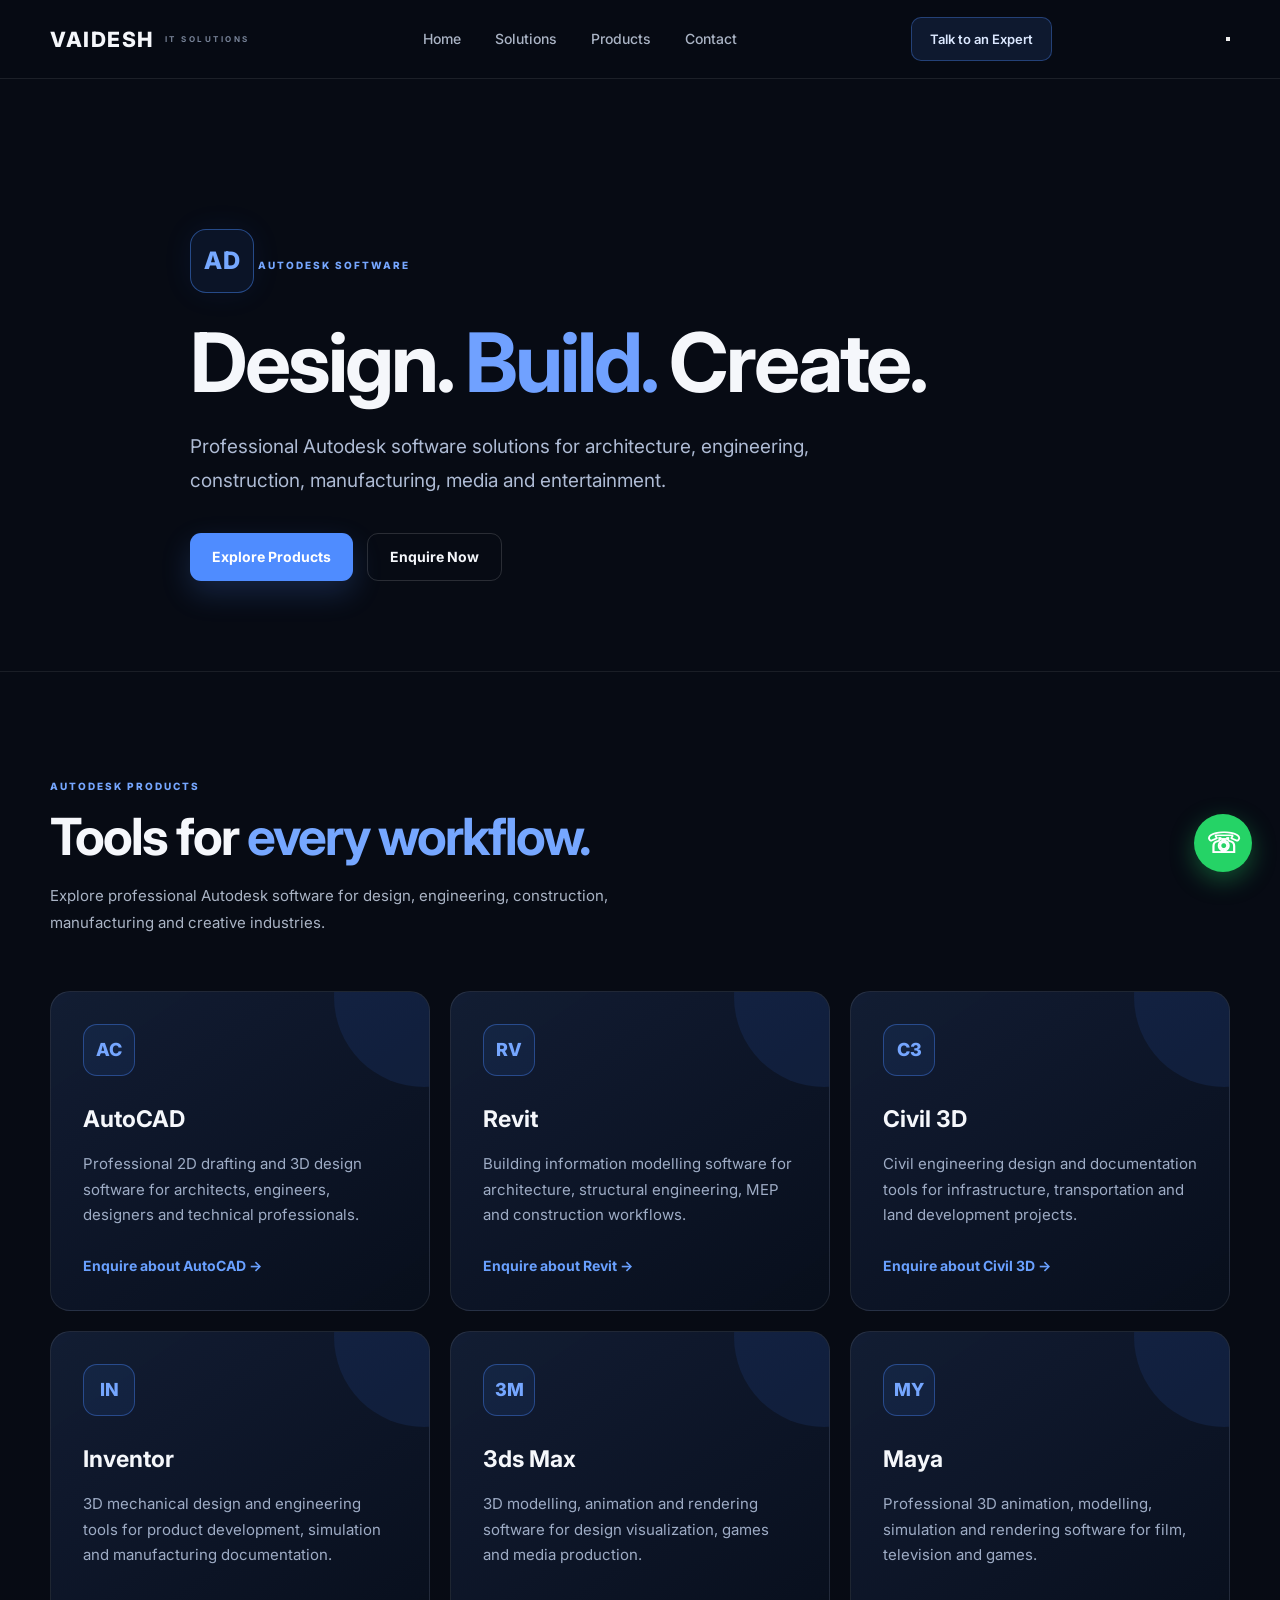
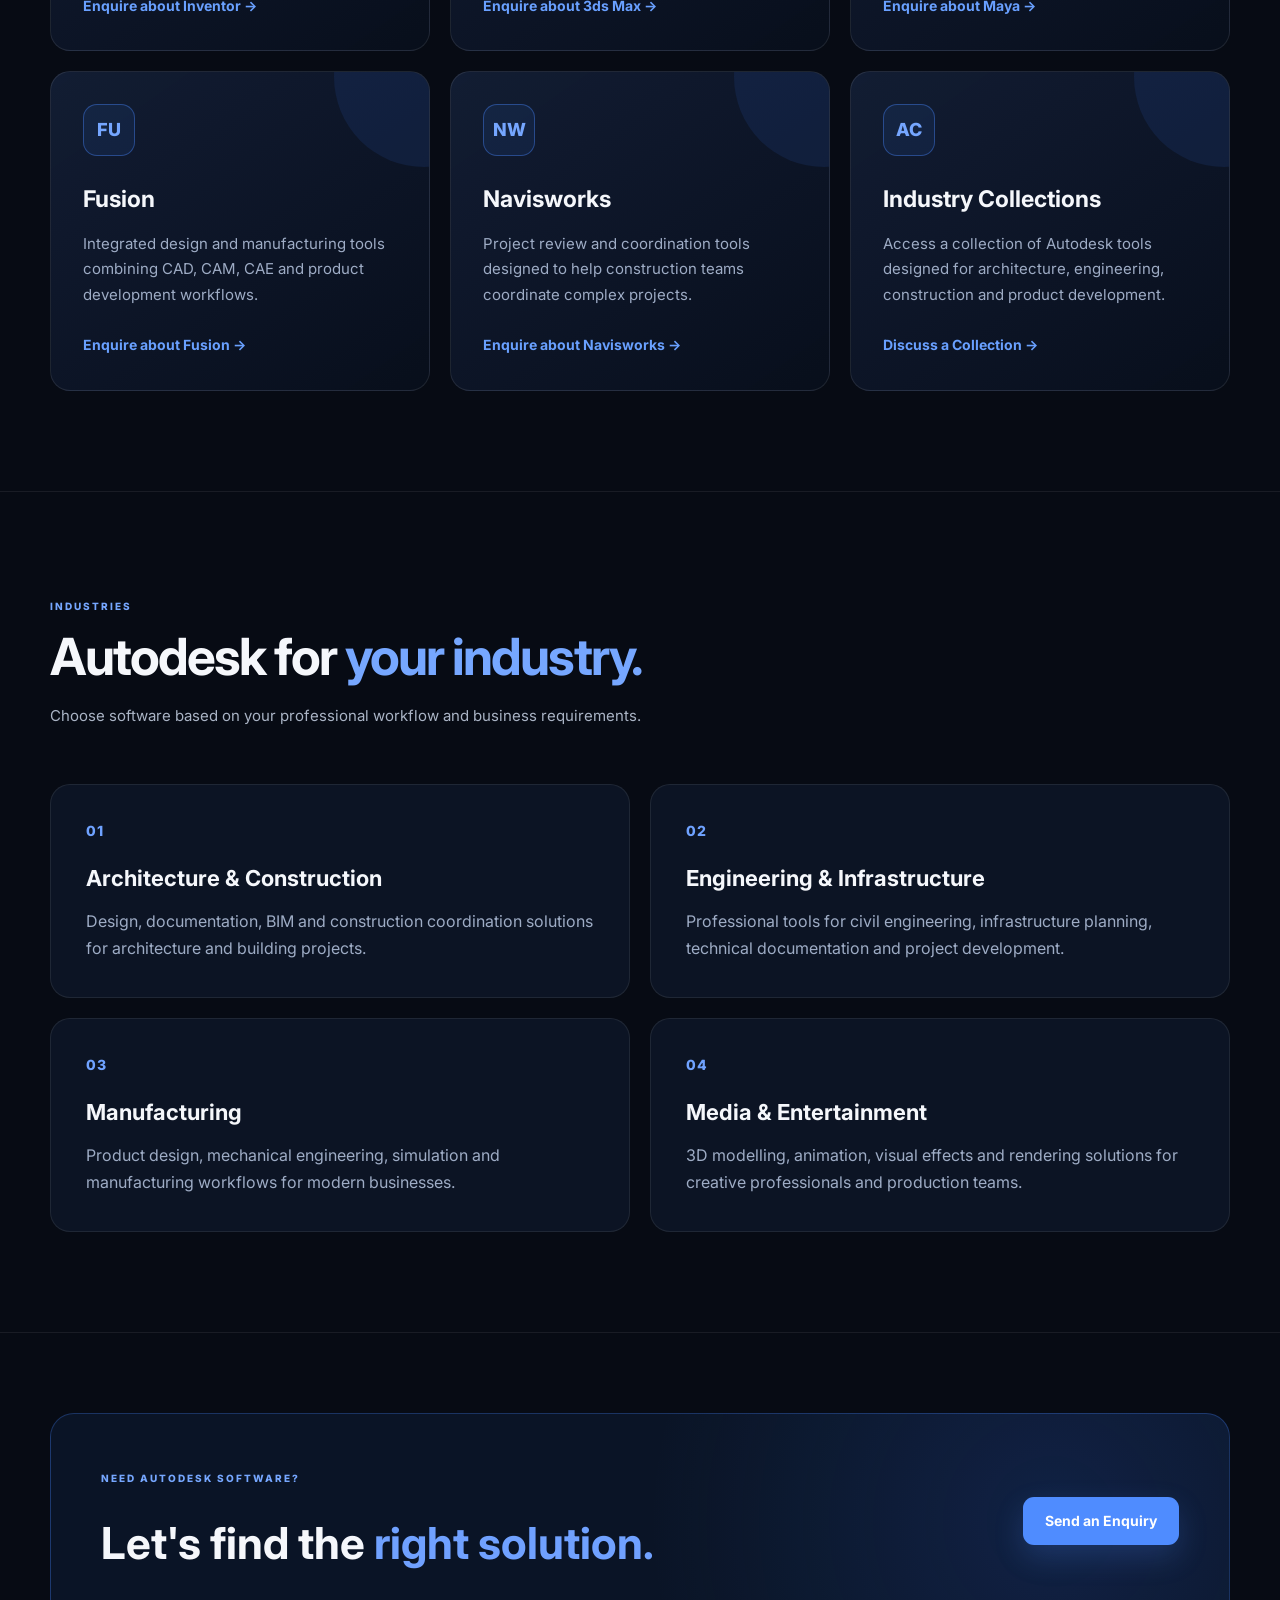
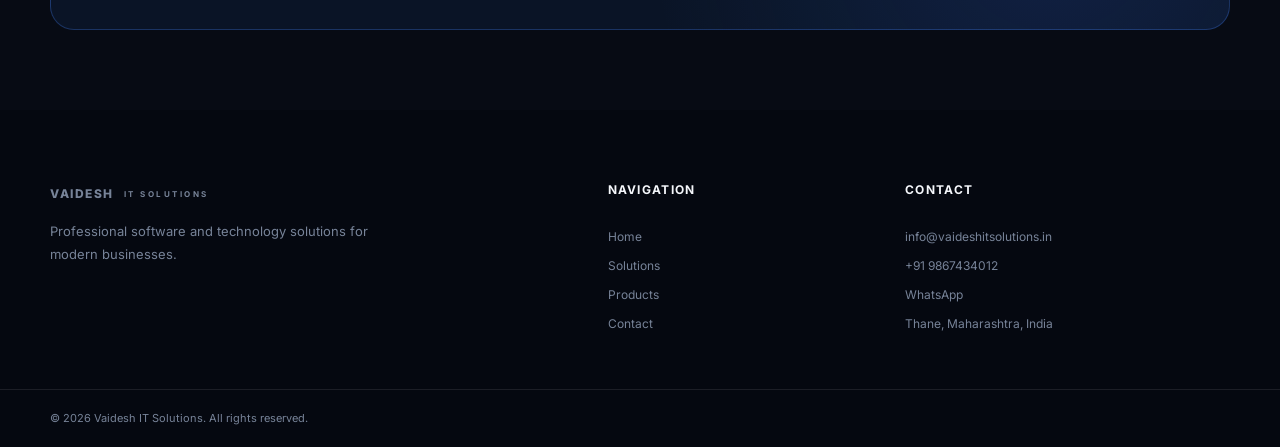
<file: AutoDesk.html>
<!DOCTYPE html>
<html lang="en">
<head>
    <meta charset="UTF-8">
    <meta name="viewport" content="width=device-width, initial-scale=1.0">

    <title>Autodesk Software | Vaidesh IT Solutions</title>

    <meta name="description"
          content="Explore Autodesk software solutions including AutoCAD, Revit, Civil 3D, 3ds Max, Inventor and more from Vaidesh IT Solutions.">

    <link rel="stylesheet" href="style.css">

    <link rel="preconnect" href="https://fonts.googleapis.com">
    <link rel="preconnect" href="https://fonts.gstatic.com" crossorigin>

    <link href="https://fonts.googleapis.com/css2?family=Inter:wght@400;500;600;700;800&display=swap"
          rel="stylesheet">

    <style>

        /* ================= AUTODESK PAGE ================= */

        .product-hero {
            padding: 150px 0 90px;
            border-bottom: 1px solid rgba(255,255,255,0.08);
        }

        .product-hero-content {
            max-width: 900px;
        }

        .product-badge {
            display: inline-flex;
            align-items: center;
            justify-content: center;
            width: 64px;
            height: 64px;
            border-radius: 16px;
            border: 1px solid rgba(72,140,255,0.45);
            background: rgba(45,92,180,0.12);
            color: #76a8ff;
            font-size: 24px;
            font-weight: 800;
            margin-bottom: 28px;
            box-shadow: 0 0 30px rgba(45,110,255,0.08);
        }

        .product-hero h1 {
            font-size: clamp(48px, 7vw, 82px);
            line-height: 1.02;
            letter-spacing: -3px;
            margin: 0 0 25px;
        }

        .product-hero h1 span {
            color: #70a1ff;
        }

        .product-hero p {
            max-width: 720px;
            font-size: 19px;
            line-height: 1.8;
            color: #aebbd4;
            margin-bottom: 35px;
        }

        .product-hero-buttons {
            display: flex;
            gap: 14px;
            flex-wrap: wrap;
        }

        /* ================= PRODUCT CATEGORIES ================= */

        .autodesk-products {
            padding: 100px 0;
        }

        .autodesk-grid {
            display: grid;
            grid-template-columns: repeat(3, 1fr);
            gap: 20px;
            margin-top: 55px;
        }

        .autodesk-card {
            position: relative;
            overflow: hidden;
            min-height: 290px;
            padding: 32px;
            border: 1px solid rgba(255,255,255,0.09);
            border-radius: 20px;
            background: linear-gradient(
                145deg,
                rgba(20,31,55,0.9),
                rgba(8,15,28,0.96)
            );
            transition: transform 0.3s ease,
                        border-color 0.3s ease,
                        box-shadow 0.3s ease;
        }

        .autodesk-card::after {
            content: "";
            position: absolute;
            width: 180px;
            height: 180px;
            border-radius: 50%;
            background: rgba(55,110,220,0.12);
            right: -85px;
            top: -85px;
            pointer-events: none;
        }

        .autodesk-card:hover {
            transform: translateY(-6px);
            border-color: rgba(75,145,255,0.55);
            box-shadow: 0 18px 50px rgba(0,0,0,0.25);
        }

        .autodesk-icon {
            width: 52px;
            height: 52px;
            display: flex;
            align-items: center;
            justify-content: center;
            border-radius: 14px;
            border: 1px solid rgba(70,135,255,0.4);
            background: rgba(46,92,175,0.14);
            color: #75a6ff;
            font-size: 18px;
            font-weight: 800;
            margin-bottom: 25px;
        }

        .autodesk-card h3 {
            font-size: 23px;
            margin: 0 0 13px;
        }

        .autodesk-card p {
            color: #9eacc5;
            font-size: 15px;
            line-height: 1.7;
            margin: 0 0 25px;
        }

        .autodesk-card a {
            color: #69a0ff;
            font-size: 14px;
            font-weight: 700;
            text-decoration: none;
        }

        .autodesk-card a:hover {
            color: #9bc0ff;
        }

        /* ================= SOLUTIONS ================= */

        .autodesk-solutions {
            padding: 100px 0;
            border-top: 1px solid rgba(255,255,255,0.07);
        }

        .solution-grid {
            display: grid;
            grid-template-columns: repeat(2, 1fr);
            gap: 20px;
            margin-top: 50px;
        }

        .solution-box {
            padding: 35px;
            border-radius: 20px;
            background: rgba(15,24,42,0.75);
            border: 1px solid rgba(255,255,255,0.08);
        }

        .solution-number {
            color: #6fa2ff;
            font-size: 14px;
            font-weight: 800;
            letter-spacing: 1px;
            margin-bottom: 18px;
        }

        .solution-box h3 {
            font-size: 22px;
            margin-bottom: 12px;
        }

        .solution-box p {
            color: #9eacc5;
            line-height: 1.7;
            margin: 0;
        }

        /* ================= CTA ================= */

        .autodesk-cta {
            padding: 80px 0;
            border-top: 1px solid rgba(255,255,255,0.07);
        }

        .autodesk-cta-box {
            display: flex;
            align-items: center;
            justify-content: space-between;
            gap: 30px;
            padding: 50px;
            border-radius: 24px;
            border: 1px solid rgba(70,135,255,0.28);
            background:
                radial-gradient(
                    circle at 85% 50%,
                    rgba(46,100,210,0.18),
                    transparent 40%
                ),
                rgba(12,22,40,0.9);
        }

        .autodesk-cta-box h2 {
            font-size: clamp(28px, 4vw, 44px);
            margin: 8px 0 0;
        }

        .autodesk-cta-box h2 span {
            color: #70a1ff;
        }

        /* ================= MOBILE ================= */

        @media (max-width: 900px) {

            .autodesk-grid {
                grid-template-columns: repeat(2, 1fr);
            }

            .solution-grid {
                grid-template-columns: 1fr;
            }

            .autodesk-cta-box {
                flex-direction: column;
                align-items: flex-start;
            }
        }

        @media (max-width: 600px) {

            .product-hero {
                padding: 120px 0 70px;
            }

            .product-hero h1 {
                letter-spacing: -2px;
            }

            .product-hero p {
                font-size: 16px;
            }

            .autodesk-grid {
                grid-template-columns: 1fr;
            }

            .autodesk-card {
                min-height: auto;
            }

            .autodesk-cta-box {
                padding: 32px;
            }
        }

    </style>
</head>

<body>

<!-- ================= NAVBAR ================= -->

<header class="navbar">

    <div class="container nav-container">

        <a href="index.html" class="logo">
            <span>VAIDESH</span>
            <small>IT SOLUTIONS</small>
        </a>

        <nav class="nav-links">

            <a href="index.html#home">Home</a>

            <a href="index.html#solutions">Solutions</a>

            <a href="index.html#products">Products</a>

            <a href="index.html#contact">Contact</a>

        </nav>

        <a href="index.html#contact" class="nav-button">
            Talk to an Expert
        </a>

    </div>

</header>


<!-- ================= MAIN ================= -->

<main>


<!-- ================= HERO ================= -->

<section class="product-hero">

    <div class="container product-hero-content">

        <div class="product-badge">
            AD
        </div>

        <span class="section-label">
            AUTODESK SOFTWARE
        </span>

        <h1>
            Design.
            <span>Build.</span>
            Create.
        </h1>

        <p>
            Professional Autodesk software solutions for
            architecture, engineering, construction,
            manufacturing, media and entertainment.
        </p>

        <div class="product-hero-buttons">

            <a href="#autodesk-products"
               class="btn btn-primary">
                Explore Products
            </a>

            <a href="index.html#contact"
               class="btn btn-secondary">
                Enquire Now
            </a>

        </div>

    </div>

</section>


<!-- ================= PRODUCTS ================= -->

<section id="autodesk-products"
         class="autodesk-products">

    <div class="container">

        <div class="section-heading">

            <span class="section-label">
                AUTODESK PRODUCTS
            </span>

            <h2>
                Tools for
                <span>every workflow.</span>
            </h2>

            <p>
                Explore professional Autodesk software
                for design, engineering, construction,
                manufacturing and creative industries.
            </p>

        </div>


        <div class="autodesk-grid">


            <!-- AUTOCAD -->

            <div class="autodesk-card">

                <div class="autodesk-icon">
                    AC
                </div>

                <h3>AutoCAD</h3>

                <p>
                    Professional 2D drafting and 3D design
                    software for architects, engineers,
                    designers and technical professionals.
                </p>

                <a href="index.html#contact">
                    Enquire about AutoCAD →
                </a>

            </div>


            <!-- REVIT -->

            <div class="autodesk-card">

                <div class="autodesk-icon">
                    RV
                </div>

                <h3>Revit</h3>

                <p>
                    Building information modelling software
                    for architecture, structural engineering,
                    MEP and construction workflows.
                </p>

                <a href="index.html#contact">
                    Enquire about Revit →
                </a>

            </div>


            <!-- CIVIL 3D -->

            <div class="autodesk-card">

                <div class="autodesk-icon">
                    C3
                </div>

                <h3>Civil 3D</h3>

                <p>
                    Civil engineering design and documentation
                    tools for infrastructure, transportation
                    and land development projects.
                </p>

                <a href="index.html#contact">
                    Enquire about Civil 3D →
                </a>

            </div>


            <!-- INVENTOR -->

            <div class="autodesk-card">

                <div class="autodesk-icon">
                    IN
                </div>

                <h3>Inventor</h3>

                <p>
                    3D mechanical design and engineering tools
                    for product development, simulation and
                    manufacturing documentation.
                </p>

                <a href="index.html#contact">
                    Enquire about Inventor →
                </a>

            </div>


            <!-- 3DS MAX -->

            <div class="autodesk-card">

                <div class="autodesk-icon">
                    3M
                </div>

                <h3>3ds Max</h3>

                <p>
                    3D modelling, animation and rendering
                    software for design visualization,
                    games and media production.
                </p>

                <a href="index.html#contact">
                    Enquire about 3ds Max →
                </a>

            </div>


            <!-- MAYA -->

            <div class="autodesk-card">

                <div class="autodesk-icon">
                    MY
                </div>

                <h3>Maya</h3>

                <p>
                    Professional 3D animation, modelling,
                    simulation and rendering software for
                    film, television and games.
                </p>

                <a href="index.html#contact">
                    Enquire about Maya →
                </a>

            </div>


            <!-- FUSION -->

            <div class="autodesk-card">

                <div class="autodesk-icon">
                    FU
                </div>

                <h3>Fusion</h3>

                <p>
                    Integrated design and manufacturing tools
                    combining CAD, CAM, CAE and product
                    development workflows.
                </p>

                <a href="index.html#contact">
                    Enquire about Fusion →
                </a>

            </div>


            <!-- NAVISWORKS -->

            <div class="autodesk-card">

                <div class="autodesk-icon">
                    NW
                </div>

                <h3>Navisworks</h3>

                <p>
                    Project review and coordination tools
                    designed to help construction teams
                    coordinate complex projects.
                </p>

                <a href="index.html#contact">
                    Enquire about Navisworks →
                </a>

            </div>


            <!-- AUTODESK COLLECTIONS -->

            <div class="autodesk-card">

                <div class="autodesk-icon">
                    AC
                </div>

                <h3>Industry Collections</h3>

                <p>
                    Access a collection of Autodesk tools
                    designed for architecture, engineering,
                    construction and product development.
                </p>

                <a href="index.html#contact">
                    Discuss a Collection →
                </a>

            </div>


        </div>

    </div>

</section>


<!-- ================= INDUSTRIES ================= -->

<section class="autodesk-solutions">

    <div class="container">

        <div class="section-heading">

            <span class="section-label">
                INDUSTRIES
            </span>

            <h2>
                Autodesk for
                <span>your industry.</span>
            </h2>

            <p>
                Choose software based on your professional
                workflow and business requirements.
            </p>

        </div>


        <div class="solution-grid">


            <div class="solution-box">

                <div class="solution-number">
                    01
                </div>

                <h3>
                    Architecture & Construction
                </h3>

                <p>
                    Design, documentation, BIM and
                    construction coordination solutions
                    for architecture and building projects.
                </p>

            </div>


            <div class="solution-box">

                <div class="solution-number">
                    02
                </div>

                <h3>
                    Engineering & Infrastructure
                </h3>

                <p>
                    Professional tools for civil engineering,
                    infrastructure planning, technical
                    documentation and project development.
                </p>

            </div>


            <div class="solution-box">

                <div class="solution-number">
                    03
                </div>

                <h3>
                    Manufacturing
                </h3>

                <p>
                    Product design, mechanical engineering,
                    simulation and manufacturing workflows
                    for modern businesses.
                </p>

            </div>


            <div class="solution-box">

                <div class="solution-number">
                    04
                </div>

                <h3>
                    Media & Entertainment
                </h3>

                <p>
                    3D modelling, animation, visual effects
                    and rendering solutions for creative
                    professionals and production teams.
                </p>

            </div>


        </div>

    </div>

</section>


<!-- ================= CTA ================= -->

<section class="autodesk-cta">

    <div class="container">

        <div class="autodesk-cta-box">

            <div>

                <span class="section-label">
                    NEED AUTODESK SOFTWARE?
                </span>

                <h2>
                    Let's find the
                    <span>right solution.</span>
                </h2>

            </div>

            <a href="index.html#contact"
               class="btn btn-primary">
                Send an Enquiry
            </a>

        </div>

    </div>

</section>


</main>


<!-- ================= FOOTER ================= -->

<footer class="footer">

    <div class="container footer-grid">


        <div>

            <a href="index.html" class="logo footer-logo">

                <span>VAIDESH</span>

                <small>IT SOLUTIONS</small>

            </a>

            <p>
                Professional software and technology
                solutions for modern businesses.
            </p>

        </div>


        <div>

            <h4>Navigation</h4>

            <a href="index.html#home">
                Home
            </a>

            <a href="index.html#solutions">
                Solutions
            </a>

            <a href="index.html#products">
                Products
            </a>

            <a href="index.html#contact">
                Contact
            </a>

        </div>


        <div>

            <h4>Contact</h4>

            <a href="mailto:info@vaideshitsolutions.in">
                info@vaideshitsolutions.in
            </a>

            <a href="tel:+919867434012">
                +91 9867434012
            </a>

            <a href="https://wa.me/919867434012">
                WhatsApp
            </a>

            <span>
                Thane, Maharashtra, India
            </span>

        </div>


    </div>


    <div class="footer-bottom">

        <div class="container">

            <p>
                © 2026 Vaidesh IT Solutions.
                All rights reserved.
            </p>

        </div>

    </div>

</footer>


<!-- ================= WHATSAPP ================= -->

<a
    href="https://wa.me/919867434012"
    class="whatsapp-float"
    aria-label="Chat with us on WhatsApp"
>

    <span class="whatsapp-icon">
        ☏
    </span>

</a>


<script src="script.js"></script>

</body>
</html>
</file>
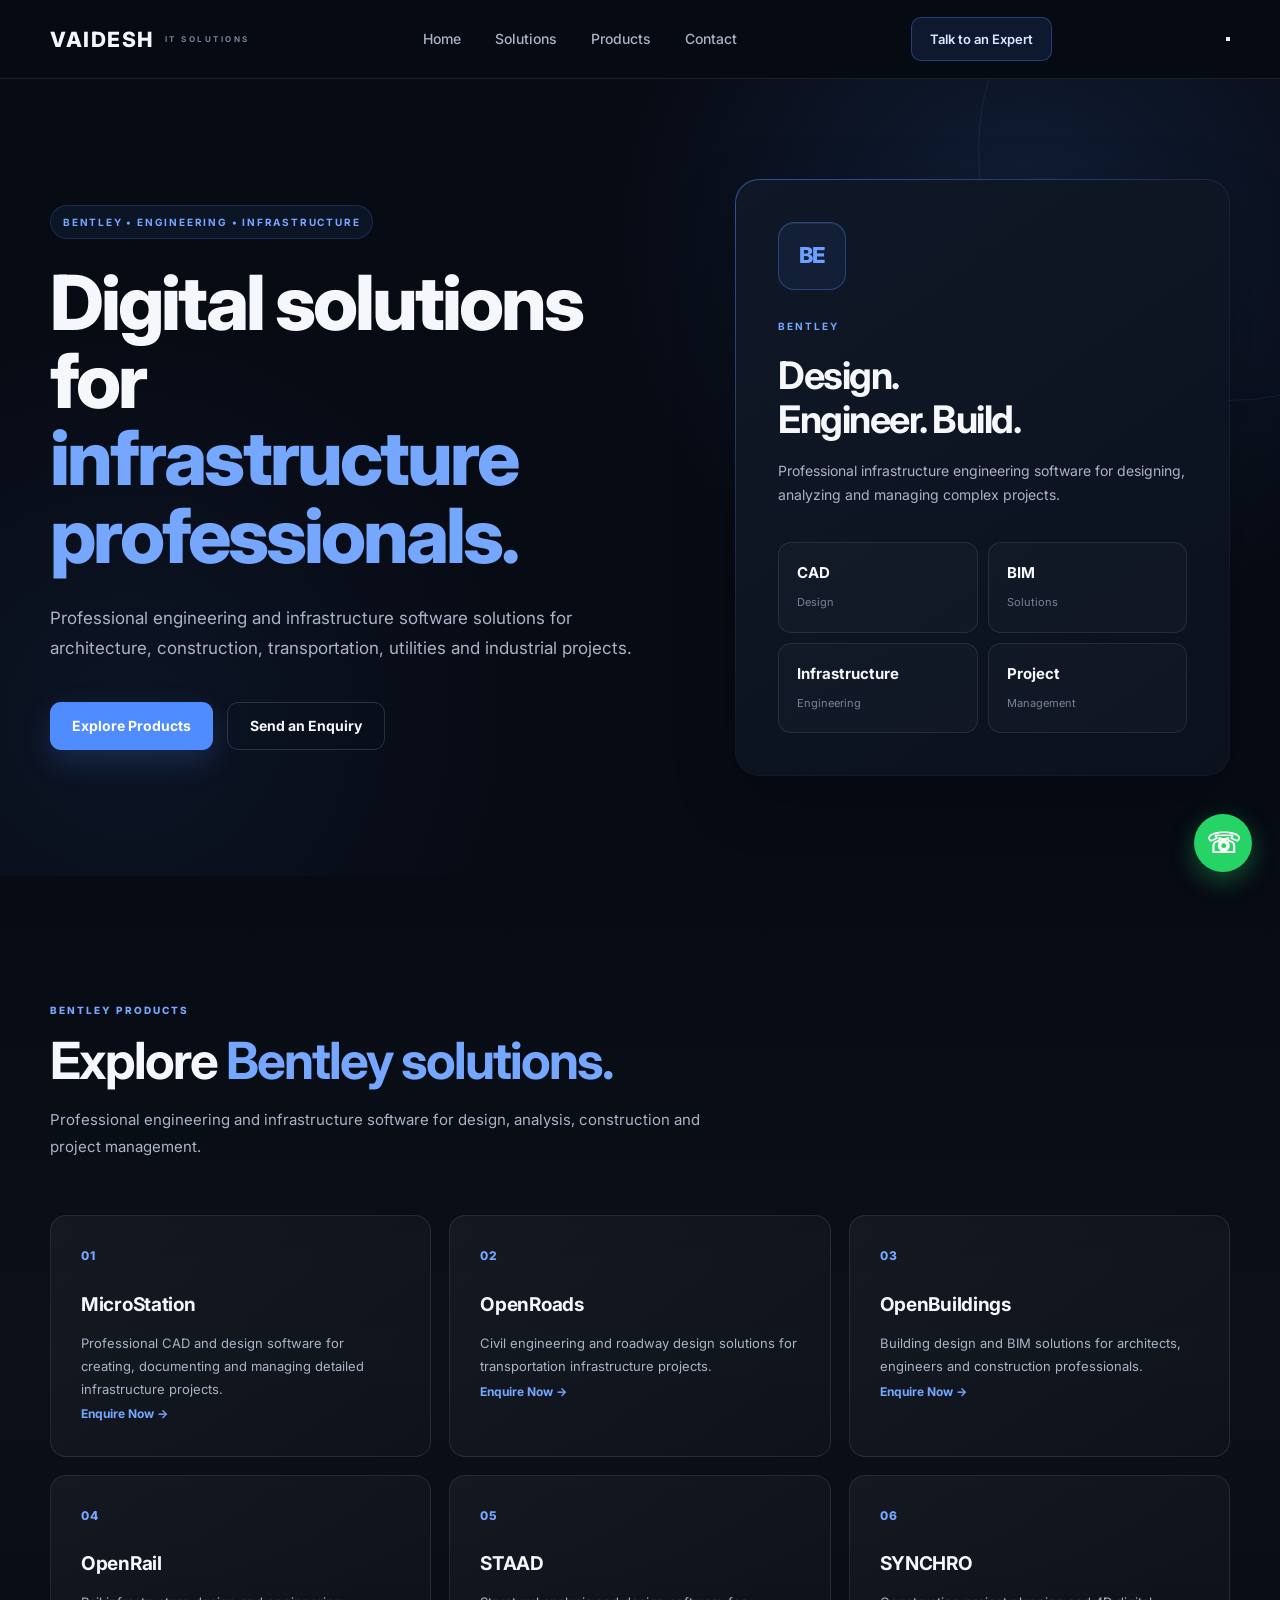
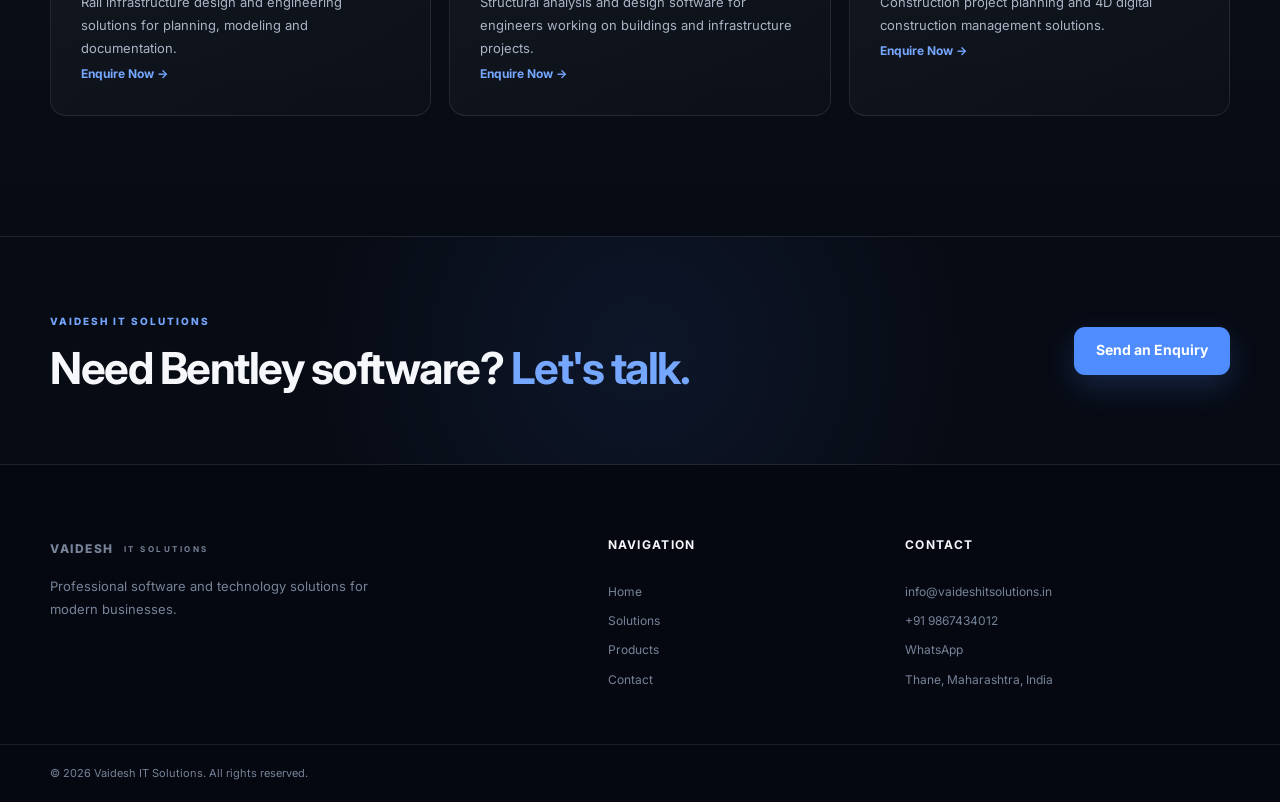
<file: Bentley.html>
<!DOCTYPE html>
<html lang="en">
<head>
    <meta charset="UTF-8">
    <meta name="viewport" content="width=device-width, initial-scale=1.0">

    <title>Bentley | Vaidesh IT Solutions</title>

    <meta name="description"
          content="Explore Bentley engineering and infrastructure software solutions through Vaidesh IT Solutions.">

    <link rel="stylesheet" href="style.css">

    <link rel="preconnect" href="https://fonts.googleapis.com">
    <link rel="preconnect" href="https://fonts.gstatic.com" crossorigin>

    <link href="https://fonts.googleapis.com/css2?family=Inter:wght@400;500;600;700;800&display=swap"
          rel="stylesheet">
</head>

<body>

<!-- ================= NAVBAR ================= -->

<header class="navbar">

    <div class="container nav-container">

        <a href="index.html" class="logo">
            <span>VAIDESH</span>
            <small>IT SOLUTIONS</small>
        </a>

        <nav class="nav-links">

            <a href="index.html">Home</a>

            <a href="index.html#solutions">Solutions</a>

            <a href="index.html#products">Products</a>

            <a href="index.html#contact">Contact</a>

        </nav>

        <a href="index.html#contact" class="nav-button">
            Talk to an Expert
        </a>

    </div>

</header>


<!-- ================= MAIN ================= -->

<main>


<!-- ================= HERO ================= -->

<section class="hero">

    <div class="container hero-content">


        <div class="hero-text">

            <div class="eyebrow">
                BENTLEY • ENGINEERING • INFRASTRUCTURE
            </div>


            <h1>
                Digital solutions for
                <span>infrastructure professionals.</span>
            </h1>


            <p>
                Professional engineering and infrastructure
                software solutions for architecture, construction,
                transportation, utilities and industrial projects.
            </p>


            <div class="hero-buttons">

                <a href="#products" class="btn btn-primary">
                    Explore Products
                </a>

                <a href="index.html#contact" class="btn btn-secondary">
                    Send an Enquiry
                </a>

            </div>

        </div>


        <div class="hero-card">

            <div class="hero-card-content">

                <div class="brand-short">
                    BE
                </div>


                <span class="hero-card-label">
                    BENTLEY
                </span>


                <h2>
                    Design.
                    <br>
                    Engineer. Build.
                </h2>


                <p>
                    Professional infrastructure engineering
                    software for designing, analyzing and managing
                    complex projects.
                </p>


                <div class="hero-stat-grid">

                    <div>
                        <strong>CAD</strong>
                        <span>Design</span>
                    </div>

                    <div>
                        <strong>BIM</strong>
                        <span>Solutions</span>
                    </div>

                    <div>
                        <strong>Infrastructure</strong>
                        <span>Engineering</span>
                    </div>

                    <div>
                        <strong>Project</strong>
                        <span>Management</span>
                    </div>

                </div>

            </div>

        </div>

    </div>

</section>



<!-- ================= PRODUCTS ================= -->

<section id="products" class="section products-section">

    <div class="container">


        <div class="section-heading">

            <span class="section-label">
                BENTLEY PRODUCTS
            </span>


            <h2>
                Explore
                <span>Bentley solutions.</span>
            </h2>


            <p>
                Professional engineering and infrastructure
                software for design, analysis, construction
                and project management.
            </p>

        </div>



        <div class="info-grid">


            <!-- MICROSTATION -->

            <div class="info-card">

                <div class="card-number">
                    01
                </div>


                <h3>
                    MicroStation
                </h3>


                <p>
                    Professional CAD and design software for
                    creating, documenting and managing detailed
                    infrastructure projects.
                </p>


                <a href="index.html#contact"
                   class="catalog-link">
                    Enquire Now →
                </a>

            </div>



            <!-- OPENROADS -->

            <div class="info-card">

                <div class="card-number">
                    02
                </div>


                <h3>
                    OpenRoads
                </h3>


                <p>
                    Civil engineering and roadway design
                    solutions for transportation infrastructure
                    projects.
                </p>


                <a href="index.html#contact"
                   class="catalog-link">
                    Enquire Now →
                </a>

            </div>



            <!-- OPENBUILDINGS -->

            <div class="info-card">

                <div class="card-number">
                    03
                </div>


                <h3>
                    OpenBuildings
                </h3>


                <p>
                    Building design and BIM solutions for
                    architects, engineers and construction
                    professionals.
                </p>


                <a href="index.html#contact"
                   class="catalog-link">
                    Enquire Now →
                </a>

            </div>



            <!-- OPENRAIL -->

            <div class="info-card">

                <div class="card-number">
                    04
                </div>


                <h3>
                    OpenRail
                </h3>


                <p>
                    Rail infrastructure design and engineering
                    solutions for planning, modeling and
                    documentation.
                </p>


                <a href="index.html#contact"
                   class="catalog-link">
                    Enquire Now →
                </a>

            </div>



            <!-- STAAD -->

            <div class="info-card">

                <div class="card-number">
                    05
                </div>


                <h3>
                    STAAD
                </h3>


                <p>
                    Structural analysis and design software
                    for engineers working on buildings and
                    infrastructure projects.
                </p>


                <a href="index.html#contact"
                   class="catalog-link">
                    Enquire Now →
                </a>

            </div>



            <!-- SYNCHRO -->

            <div class="info-card">

                <div class="card-number">
                    06
                </div>


                <h3>
                    SYNCHRO
                </h3>


                <p>
                    Construction project planning and
                    4D digital construction management
                    solutions.
                </p>


                <a href="index.html#contact"
                   class="catalog-link">
                    Enquire Now →
                </a>

            </div>


        </div>

    </div>

</section>



<!-- ================= CTA ================= -->

<section class="cta-section">

    <div class="container cta-content">


        <div>

            <span class="section-label">
                VAIDESH IT SOLUTIONS
            </span>


            <h2>
                Need Bentley software?
                <span>Let's talk.</span>
            </h2>

        </div>


        <a href="index.html#contact"
           class="btn btn-primary">
            Send an Enquiry
        </a>


    </div>

</section>


</main>



<!-- ================= FOOTER ================= -->

<footer class="footer">

    <div class="container footer-grid">


        <div>

            <a href="index.html"
               class="logo footer-logo">

                <span>VAIDESH</span>

                <small>IT SOLUTIONS</small>

            </a>


            <p>
                Professional software and technology
                solutions for modern businesses.
            </p>

        </div>



        <div>

            <h4>
                Navigation
            </h4>


            <a href="index.html">
                Home
            </a>


            <a href="index.html#solutions">
                Solutions
            </a>


            <a href="index.html#products">
                Products
            </a>


            <a href="index.html#contact">
                Contact
            </a>

        </div>



        <div>

            <h4>
                Contact
            </h4>


            <a href="mailto:info@vaideshitsolutions.in">
                info@vaideshitsolutions.in
            </a>


            <a href="tel:+919867434012">
                +91 9867434012
            </a>


            <a href="https://wa.me/919867434012">
                WhatsApp
            </a>


            <span>
                Thane, Maharashtra, India
            </span>

        </div>


    </div>



    <div class="footer-bottom">

        <div class="container">

            <p>
                © 2026 Vaidesh IT Solutions.
                All rights reserved.
            </p>

        </div>

    </div>

</footer>



<!-- ================= WHATSAPP ================= -->

<a
    href="https://wa.me/919867434012"
    class="whatsapp-float"
    aria-label="Chat with us on WhatsApp"
>

    <span class="whatsapp-icon">
        ☏
    </span>

</a>



<script src="script.js"></script>

</body>
</html>
</file>
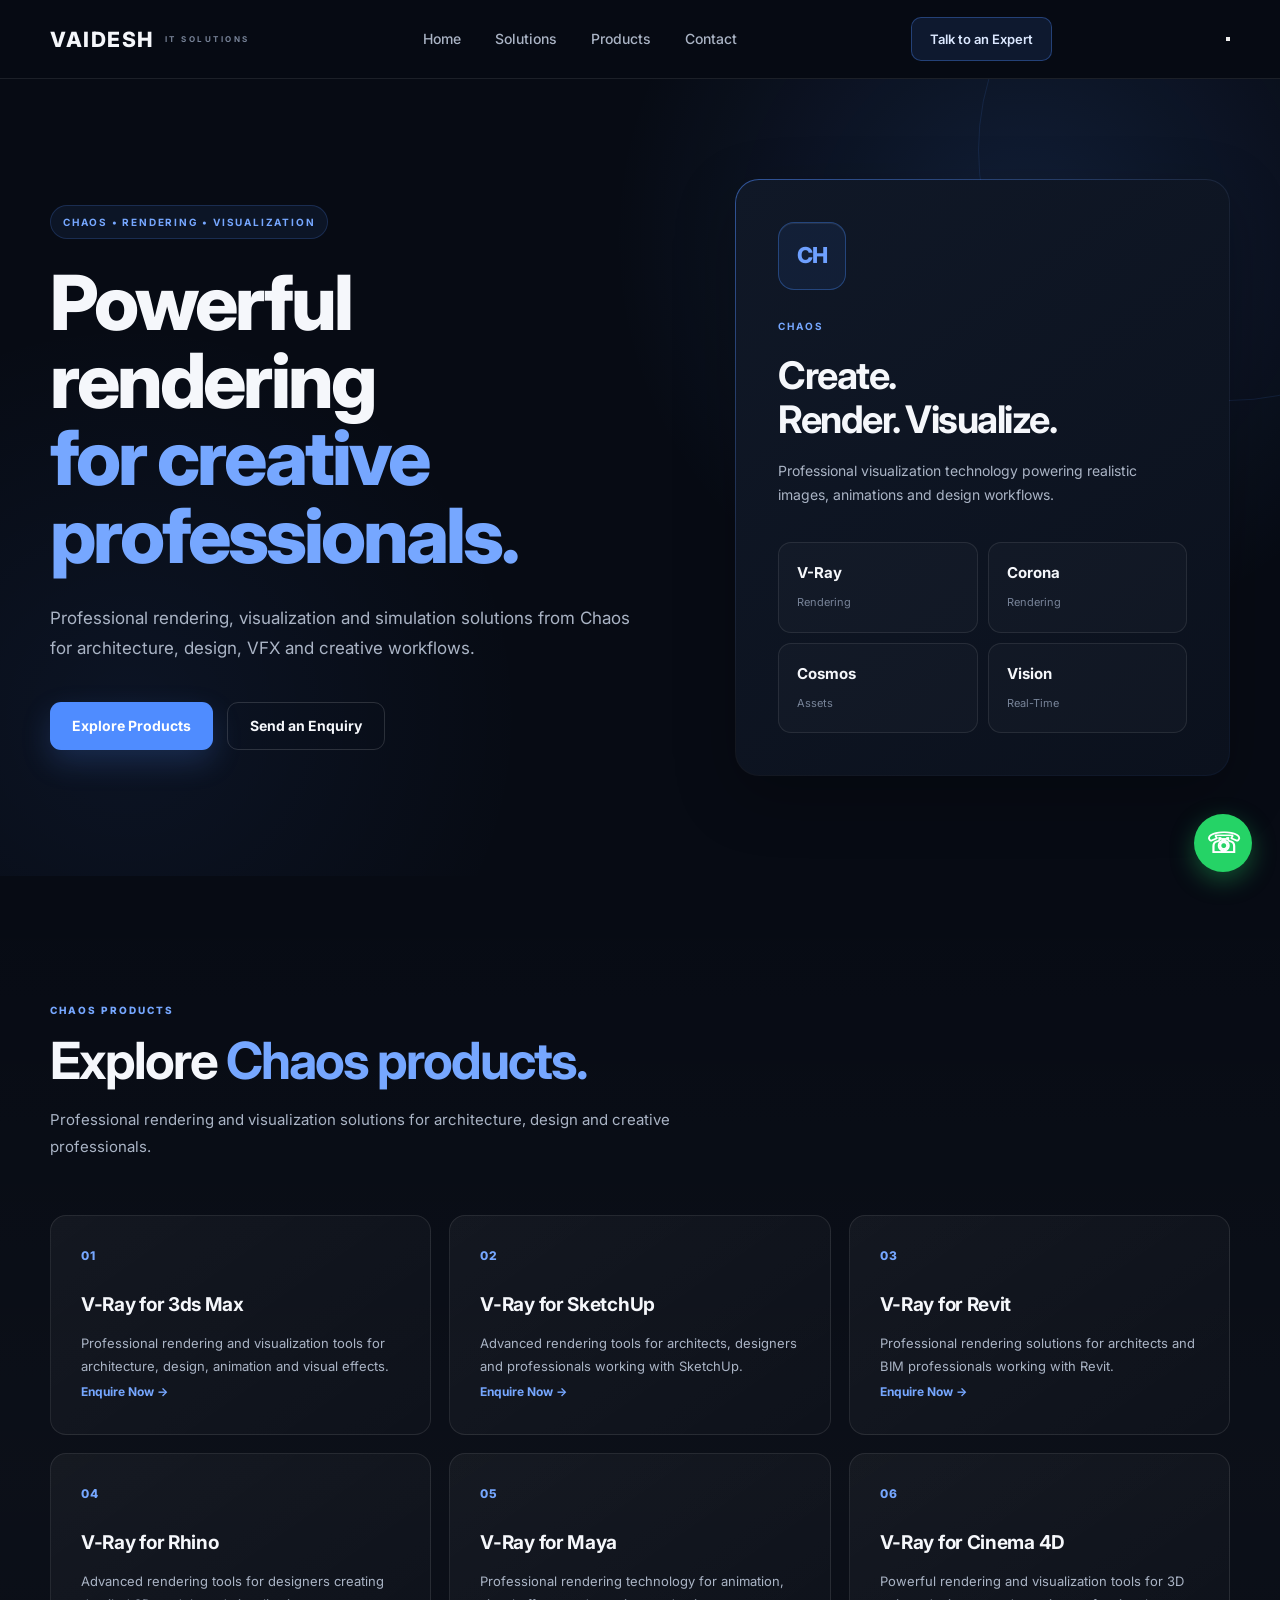
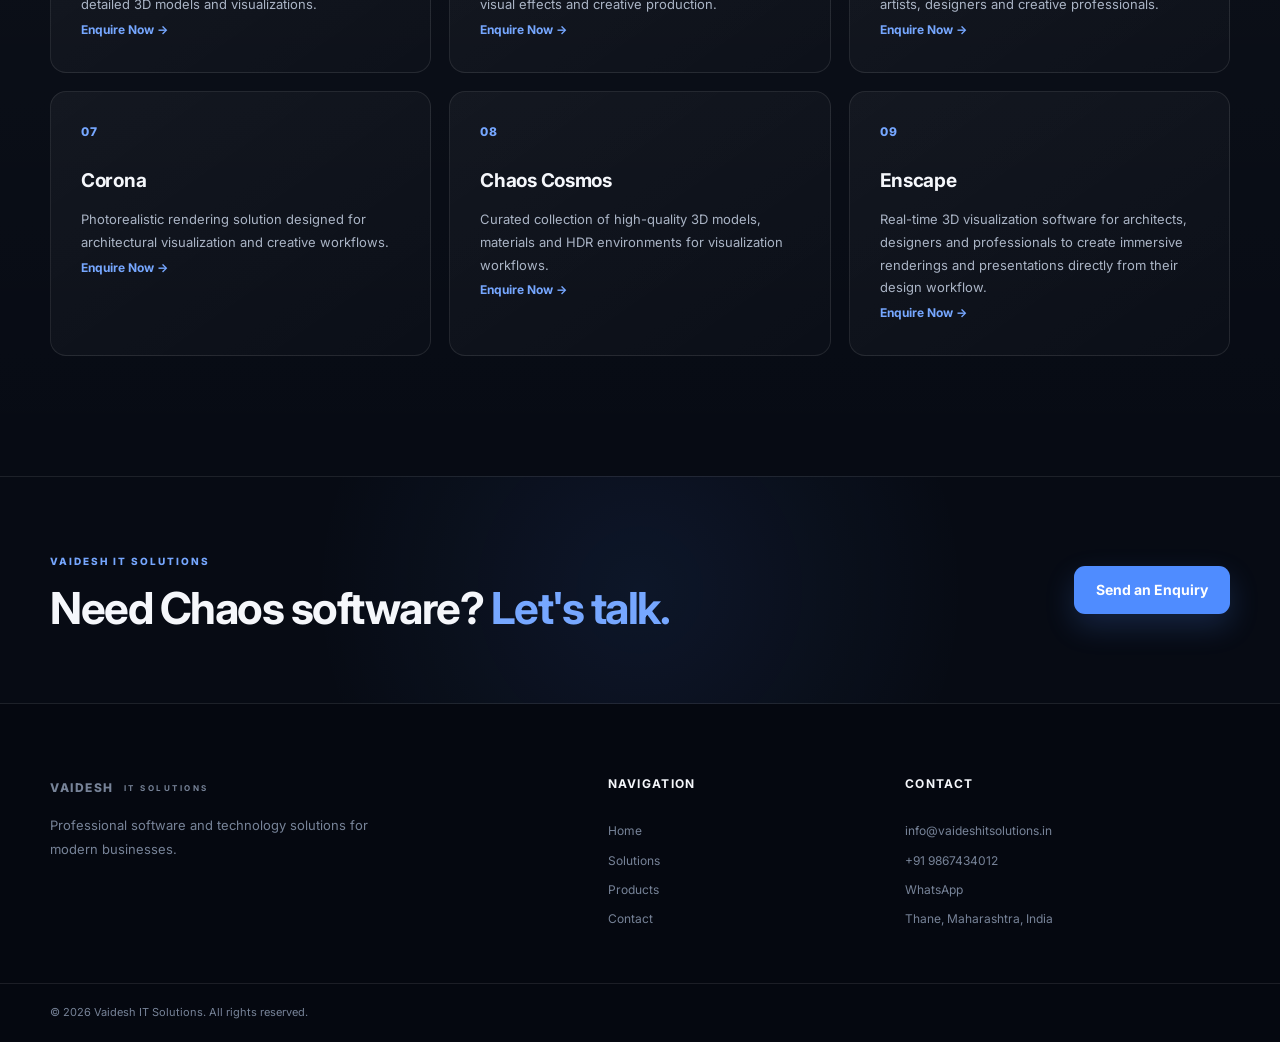
<file: Chaos.html>
<!DOCTYPE html>
<html lang="en">
<head>
    <meta charset="UTF-8">
    <meta name="viewport" content="width=device-width, initial-scale=1.0">

    <title>Chaos | Vaidesh IT Solutions</title>

    <meta name="description"
          content="Explore Chaos rendering and visualization software solutions including V-Ray through Vaidesh IT Solutions.">

    <link rel="stylesheet" href="style.css">

    <link rel="preconnect" href="https://fonts.googleapis.com">
    <link rel="preconnect" href="https://fonts.gstatic.com" crossorigin>

    <link href="https://fonts.googleapis.com/css2?family=Inter:wght@400;500;600;700;800&display=swap"
          rel="stylesheet">
</head>

<body>

<!-- ================= NAVBAR ================= -->

<header class="navbar">

    <div class="container nav-container">

        <a href="index.html" class="logo">
            <span>VAIDESH</span>
            <small>IT SOLUTIONS</small>
        </a>

        <nav class="nav-links">

            <a href="index.html">Home</a>

            <a href="index.html#solutions">Solutions</a>

            <a href="index.html#products">Products</a>

            <a href="index.html#contact">Contact</a>

        </nav>

        <a href="index.html#contact" class="nav-button">
            Talk to an Expert
        </a>

    </div>

</header>


<!-- ================= MAIN ================= -->

<main>


<!-- ================= HERO ================= -->

<section class="hero">

    <div class="container hero-content">


        <div class="hero-text">

            <div class="eyebrow">
                CHAOS • RENDERING • VISUALIZATION
            </div>


            <h1>
                Powerful rendering
                <span>for creative professionals.</span>
            </h1>


            <p>
                Professional rendering, visualization and
                simulation solutions from Chaos for architecture,
                design, VFX and creative workflows.
            </p>


            <div class="hero-buttons">

                <a href="#products" class="btn btn-primary">
                    Explore Products
                </a>

                <a href="index.html#contact" class="btn btn-secondary">
                    Send an Enquiry
                </a>

            </div>

        </div>


        <div class="hero-card">

            <div class="hero-card-content">

                <div class="brand-short">
                    CH
                </div>


                <span class="hero-card-label">
                    CHAOS
                </span>


                <h2>
                    Create.
                    <br>
                    Render. Visualize.
                </h2>


                <p>
                    Professional visualization technology
                    powering realistic images, animations and
                    design workflows.
                </p>


                <div class="hero-stat-grid">

                    <div>
                        <strong>V-Ray</strong>
                        <span>Rendering</span>
                    </div>

                    <div>
                        <strong>Corona</strong>
                        <span>Rendering</span>
                    </div>

                    <div>
                        <strong>Cosmos</strong>
                        <span>Assets</span>
                    </div>

                    <div>
                        <strong>Vision</strong>
                        <span>Real-Time</span>
                    </div>

                </div>

            </div>

        </div>

    </div>

</section>



<!-- ================= PRODUCTS ================= -->

<section id="products" class="section products-section">

    <div class="container">


        <div class="section-heading">

            <span class="section-label">
                CHAOS PRODUCTS
            </span>


            <h2>
                Explore
                <span>Chaos products.</span>
            </h2>


            <p>
                Professional rendering and visualization
                solutions for architecture, design and
                creative professionals.
            </p>

        </div>



        <div class="info-grid">


            <!-- V-RAY FOR 3DS MAX -->

            <div class="info-card">

                <div class="card-number">
                    01
                </div>


                <h3>
                    V-Ray for 3ds Max
                </h3>


                <p>
                    Professional rendering and visualization
                    tools for architecture, design, animation
                    and visual effects.
                </p>


                <a href="index.html#contact"
                   class="catalog-link">
                    Enquire Now →
                </a>

            </div>



            <!-- V-RAY FOR SKETCHUP -->

            <div class="info-card">

                <div class="card-number">
                    02
                </div>


                <h3>
                    V-Ray for SketchUp
                </h3>


                <p>
                    Advanced rendering tools for architects,
                    designers and professionals working with
                    SketchUp.
                </p>


                <a href="index.html#contact"
                   class="catalog-link">
                    Enquire Now →
                </a>

            </div>



            <!-- V-RAY FOR REVIT -->

            <div class="info-card">

                <div class="card-number">
                    03
                </div>


                <h3>
                    V-Ray for Revit
                </h3>


                <p>
                    Professional rendering solutions for
                    architects and BIM professionals working
                    with Revit.
                </p>


                <a href="index.html#contact"
                   class="catalog-link">
                    Enquire Now →
                </a>

            </div>



            <!-- V-RAY FOR RHINO -->

            <div class="info-card">

                <div class="card-number">
                    04
                </div>


                <h3>
                    V-Ray for Rhino
                </h3>


                <p>
                    Advanced rendering tools for designers
                    creating detailed 3D models and
                    visualizations.
                </p>


                <a href="index.html#contact"
                   class="catalog-link">
                    Enquire Now →
                </a>

            </div>



            <!-- V-RAY FOR MAYA -->

            <div class="info-card">

                <div class="card-number">
                    05
                </div>


                <h3>
                    V-Ray for Maya
                </h3>


                <p>
                    Professional rendering technology for
                    animation, visual effects and
                    creative production.
                </p>


                <a href="index.html#contact"
                   class="catalog-link">
                    Enquire Now →
                </a>

            </div>



            <!-- V-RAY FOR CINEMA 4D -->

            <div class="info-card">

                <div class="card-number">
                    06
                </div>


                <h3>
                    V-Ray for Cinema 4D
                </h3>


                <p>
                    Powerful rendering and visualization
                    tools for 3D artists, designers and
                    creative professionals.
                </p>


                <a href="index.html#contact"
                   class="catalog-link">
                    Enquire Now →
                </a>

            </div>



            <!-- CORONA RENDERER -->

            <div class="info-card">

                <div class="card-number">
                    07
                </div>


                <h3>
                    Corona
                </h3>


                <p>
                    Photorealistic rendering solution designed
                    for architectural visualization and
                    creative workflows.
                </p>


                <a href="index.html#contact"
                   class="catalog-link">
                    Enquire Now →
                </a>

            </div>



            <!-- CHAOS COSMOS -->

            <div class="info-card">

                <div class="card-number">
                    08
                </div>


                <h3>
                    Chaos Cosmos
                </h3>


                <p>
                    Curated collection of high-quality 3D
                    models, materials and HDR environments
                    for visualization workflows.
                </p>


                <a href="index.html#contact"
                   class="catalog-link">
                    Enquire Now →
                </a>

               

            </div>

<!-- ENSCAPE -->

<div class="info-card">

    <div class="card-number">
        09
    </div>

    <h3>
        Enscape
    </h3>

    <p>
        Real-time 3D visualization software for architects,
        designers and professionals to create immersive
        renderings and presentations directly from their
        design workflow.
    </p>

    <a href="index.html#contact" class="catalog-link">
        Enquire Now →
    </a>

</div>
        </div>

    </div>

</section>



<!-- ================= CTA ================= -->

<section class="cta-section">

    <div class="container cta-content">


        <div>

            <span class="section-label">
                VAIDESH IT SOLUTIONS
            </span>


            <h2>
                Need Chaos software?
                <span>Let's talk.</span>
            </h2>

        </div>


        <a href="index.html#contact"
           class="btn btn-primary">
            Send an Enquiry
        </a>


    </div>

</section>


</main>



<!-- ================= FOOTER ================= -->

<footer class="footer">

    <div class="container footer-grid">


        <div>

            <a href="index.html"
               class="logo footer-logo">

                <span>VAIDESH</span>

                <small>IT SOLUTIONS</small>

            </a>


            <p>
                Professional software and technology
                solutions for modern businesses.
            </p>

        </div>



        <div>

            <h4>
                Navigation
            </h4>


            <a href="index.html">
                Home
            </a>


            <a href="index.html#solutions">
                Solutions
            </a>


            <a href="index.html#products">
                Products
            </a>


            <a href="index.html#contact">
                Contact
            </a>

        </div>



        <div>

            <h4>
                Contact
            </h4>


            <a href="mailto:info@vaideshitsolutions.in">
                info@vaideshitsolutions.in
            </a>


            <a href="tel:+919867434012">
                +91 9867434012
            </a>


            <a href="https://wa.me/919867434012">
                WhatsApp
            </a>


            <span>
                Thane, Maharashtra, India
            </span>

        </div>


    </div>



    <div class="footer-bottom">

        <div class="container">

            <p>
                © 2026 Vaidesh IT Solutions.
                All rights reserved.
            </p>

        </div>

    </div>

</footer>



<!-- ================= WHATSAPP ================= -->

<a
    href="https://wa.me/919867434012"
    class="whatsapp-float"
    aria-label="Chat with us on WhatsApp"
>

    <span class="whatsapp-icon">
        ☏
    </span>

</a>



<script src="script.js"></script>

</body>
</html>
</file>
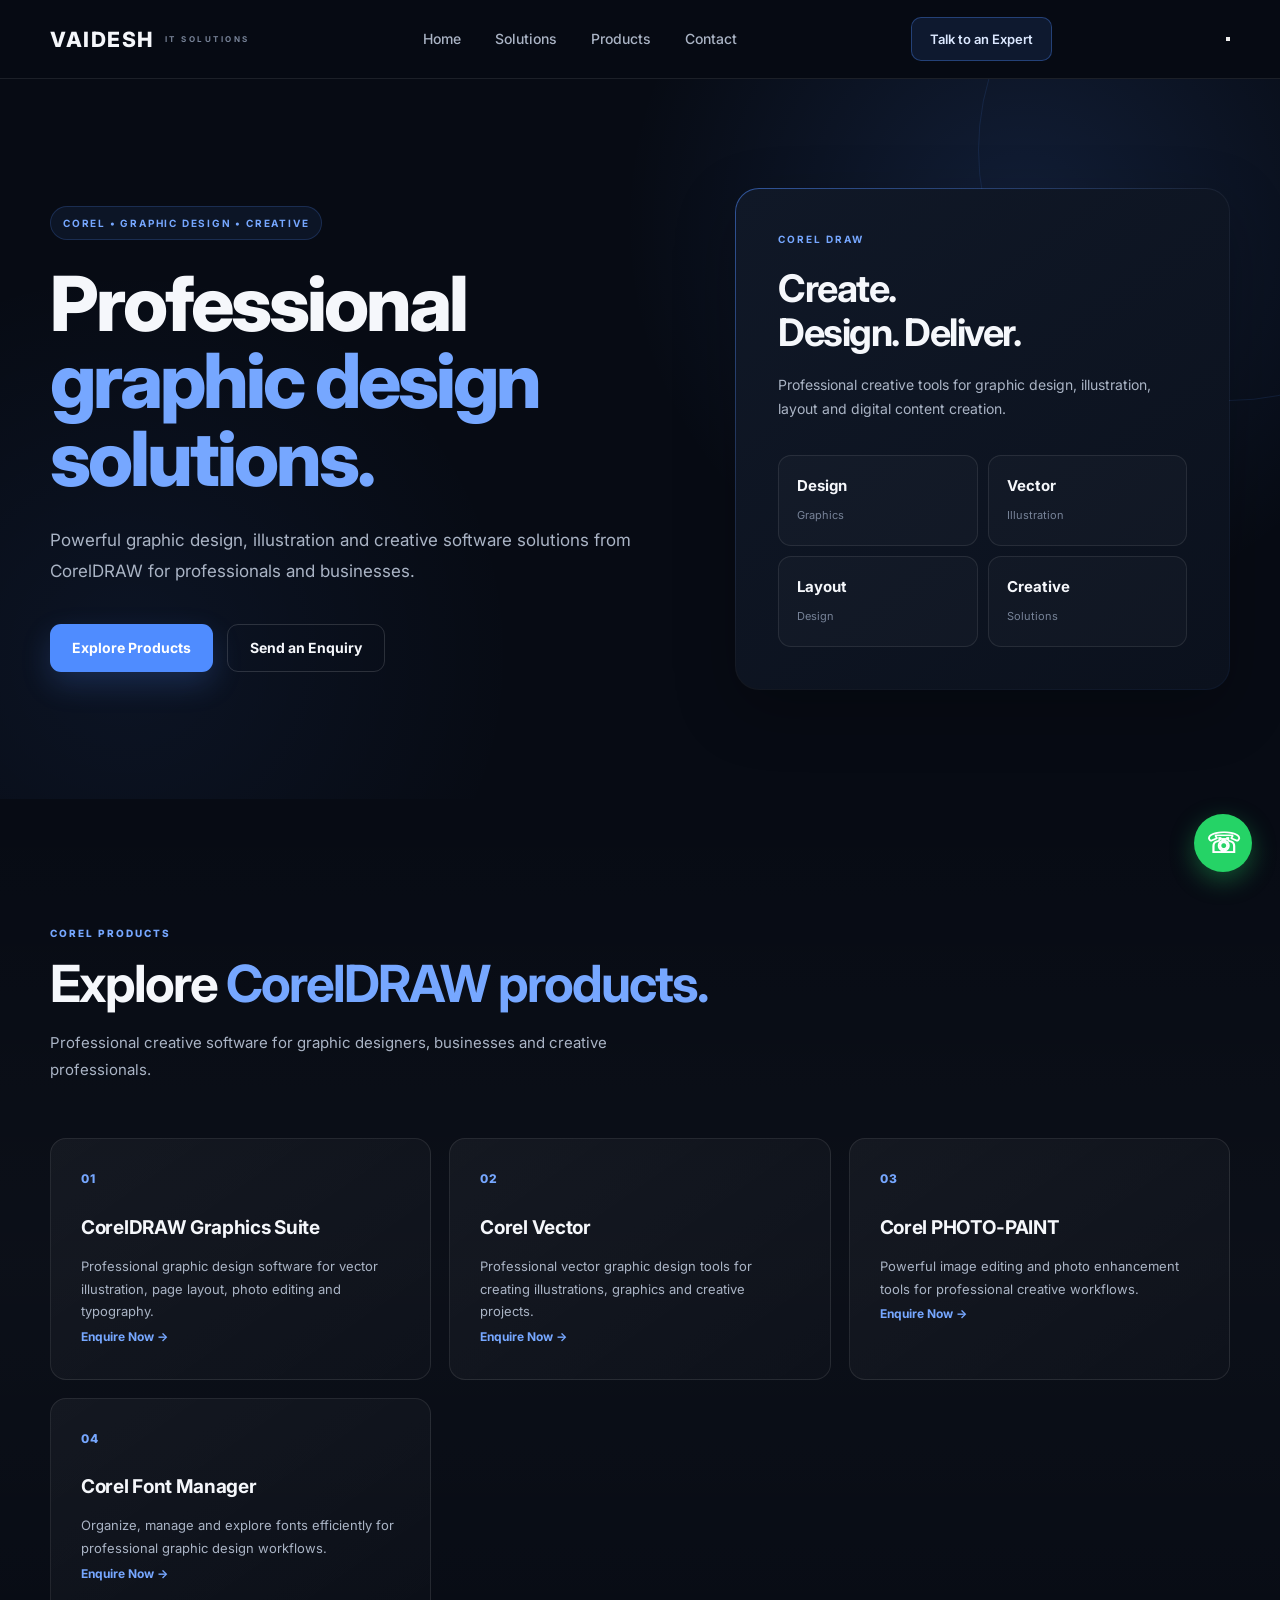
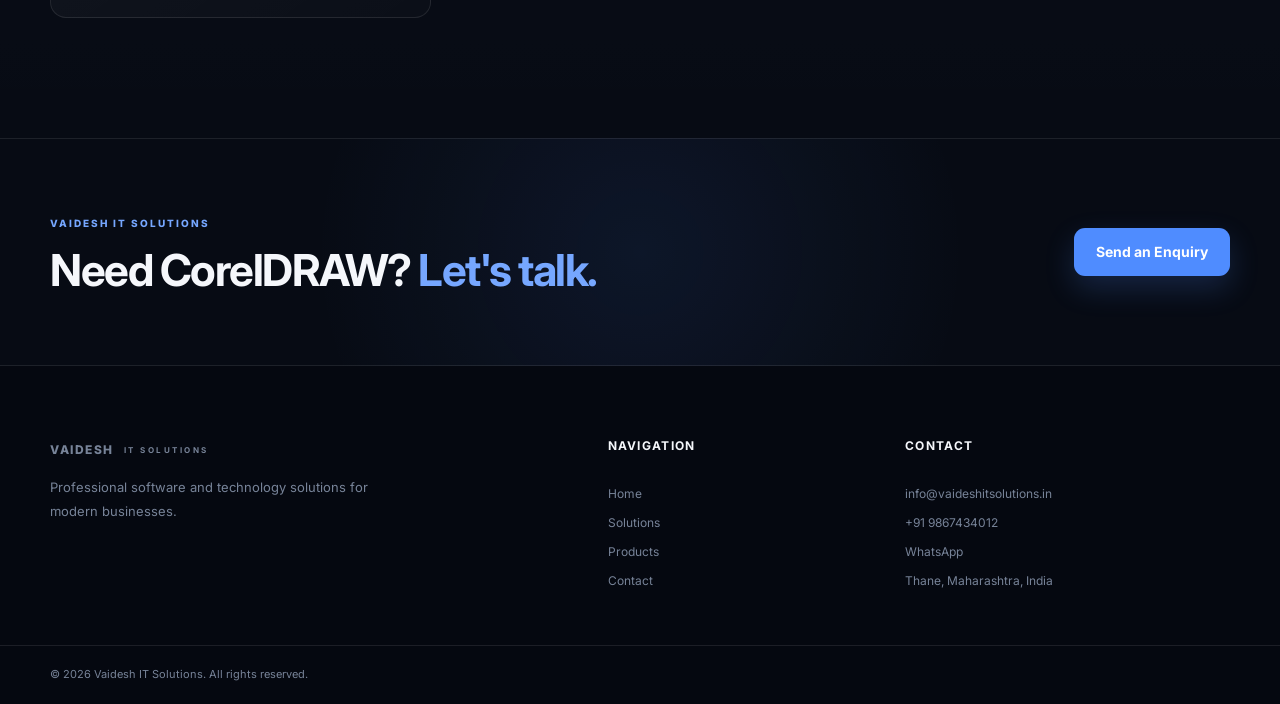
<file: CorelDRAW.html>
<!DOCTYPE html>
<html lang="en">
<head>
    <meta charset="UTF-8">
    <meta name="viewport" content="width=device-width, initial-scale=1.0">

    <title>CorelDRAW | Vaidesh IT Solutions</title>

    <meta name="description"
          content="Explore CorelDRAW professional graphic design and creative software solutions through Vaidesh IT Solutions.">

    <link rel="stylesheet" href="style.css">

    <link rel="preconnect" href="https://fonts.googleapis.com">
    <link rel="preconnect" href="https://fonts.gstatic.com" crossorigin>

    <link href="https://fonts.googleapis.com/css2?family=Inter:wght@400;500;600;700;800&display=swap"
          rel="stylesheet">
</head>

<body>

<!-- ================= NAVBAR ================= -->

<header class="navbar">
    <div class="container nav-container">

        <a href="index.html" class="logo">
            <span>VAIDESH</span>
            <small>IT SOLUTIONS</small>
        </a>

        <nav class="nav-links">
            <a href="index.html">Home</a>
            <a href="index.html#solutions">Solutions</a>
            <a href="index.html#products">Products</a>
            <a href="index.html#contact">Contact</a>
        </nav>

        <a href="index.html#contact" class="nav-button">
            Talk to an Expert
        </a>

    </div>
</header>


<!-- ================= MAIN ================= -->

<main>

<!-- ================= HERO ================= -->

<section class="hero">

    <div class="container hero-content">

        <div class="hero-text">

            <div class="eyebrow">
                COREL • GRAPHIC DESIGN • CREATIVE
            </div>

            <h1>
                Professional
                <span>graphic design solutions.</span>
            </h1>

            <p>
                Powerful graphic design, illustration and
                creative software solutions from CorelDRAW
                for professionals and businesses.
            </p>

            <div class="hero-buttons">

                <a href="#products" class="btn btn-primary">
                    Explore Products
                </a>

                <a href="index.html#contact" class="btn btn-secondary">
                    Send an Enquiry
                </a>

            </div>

        </div>


        <div class="hero-card">

            <div class="hero-card-content">

                <span class="hero-card-label">
                    COREL DRAW
                </span>

                <h2>
                    Create.
                    <br>
                    Design. Deliver.
                </h2>

                <p>
                    Professional creative tools for graphic
                    design, illustration, layout and digital
                    content creation.
                </p>

                <div class="hero-stat-grid">

                    <div>
                        <strong>Design</strong>
                        <span>Graphics</span>
                    </div>

                    <div>
                        <strong>Vector</strong>
                        <span>Illustration</span>
                    </div>

                    <div>
                        <strong>Layout</strong>
                        <span>Design</span>
                    </div>

                    <div>
                        <strong>Creative</strong>
                        <span>Solutions</span>
                    </div>

                </div>

            </div>

        </div>

    </div>

</section>


<!-- ================= PRODUCTS ================= -->

<section id="products" class="section products-section">

    <div class="container">

        <div class="section-heading">

            <span class="section-label">
                COREL PRODUCTS
            </span>

            <h2>
                Explore
                <span>CorelDRAW products.</span>
            </h2>

            <p>
                Professional creative software for graphic
                designers, businesses and creative professionals.
            </p>

        </div>


        <div class="info-grid">

            <!-- COREL DRAW GRAPHICS SUITE -->

            <div class="info-card">

                <div class="card-number">01</div>

                <h3>
                    CorelDRAW Graphics Suite
                </h3>

                <p>
                    Professional graphic design software
                    for vector illustration, page layout,
                    photo editing and typography.
                </p>

                <a href="index.html#contact" class="catalog-link">
                    Enquire Now →
                </a>

            </div>


            <!-- COREL VECTOR -->

            <div class="info-card">

                <div class="card-number">02</div>

                <h3>
                    Corel Vector
                </h3>

                <p>
                    Professional vector graphic design
                    tools for creating illustrations,
                    graphics and creative projects.
                </p>

                <a href="index.html#contact" class="catalog-link">
                    Enquire Now →
                </a>

            </div>


            <!-- COREL PHOTO-PAINT -->

            <div class="info-card">

                <div class="card-number">03</div>

                <h3>
                    Corel PHOTO-PAINT
                </h3>

                <p>
                    Powerful image editing and photo
                    enhancement tools for professional
                    creative workflows.
                </p>

                <a href="index.html#contact" class="catalog-link">
                    Enquire Now →
                </a>

            </div>


            <!-- COREL FONT MANAGER -->

            <div class="info-card">

                <div class="card-number">04</div>

                <h3>
                    Corel Font Manager
                </h3>

                <p>
                    Organize, manage and explore fonts
                    efficiently for professional graphic
                    design workflows.
                </p>

                <a href="index.html#contact" class="catalog-link">
                    Enquire Now →
                </a>

            </div>

        </div>

    </div>

</section>


<!-- ================= CTA ================= -->

<section class="cta-section">

    <div class="container cta-content">

        <div>

            <span class="section-label">
                VAIDESH IT SOLUTIONS
            </span>

            <h2>
                Need CorelDRAW?
                <span>Let's talk.</span>
            </h2>

        </div>

        <a href="index.html#contact" class="btn btn-primary">
            Send an Enquiry
        </a>

    </div>

</section>

</main>


<!-- ================= FOOTER ================= -->

<footer class="footer">

    <div class="container footer-grid">

        <div>

            <a href="index.html" class="logo footer-logo">
                <span>VAIDESH</span>
                <small>IT SOLUTIONS</small>
            </a>

            <p>
                Professional software and technology
                solutions for modern businesses.
            </p>

        </div>


        <div>

            <h4>Navigation</h4>

            <a href="index.html">Home</a>
            <a href="index.html#solutions">Solutions</a>
            <a href="index.html#products">Products</a>
            <a href="index.html#contact">Contact</a>

        </div>


        <div>

            <h4>Contact</h4>

            <a href="mailto:info@vaideshitsolutions.in">
                info@vaideshitsolutions.in
            </a>

            <a href="tel:+919867434012">
                +91 9867434012
            </a>

            <a href="https://wa.me/919867434012">
                WhatsApp
            </a>

            <span>
                Thane, Maharashtra, India
            </span>

        </div>

    </div>


    <div class="footer-bottom">

        <div class="container">

            <p>
                © 2026 Vaidesh IT Solutions.
                All rights reserved.
            </p>

        </div>

    </div>

</footer>


<!-- ================= WHATSAPP ================= -->

<a
    href="https://wa.me/919867434012"
    class="whatsapp-float"
    aria-label="Chat with us on WhatsApp"
>
    <span class="whatsapp-icon">☏</span>
</a>


<script src="script.js"></script>

</body>
</html>
</file>
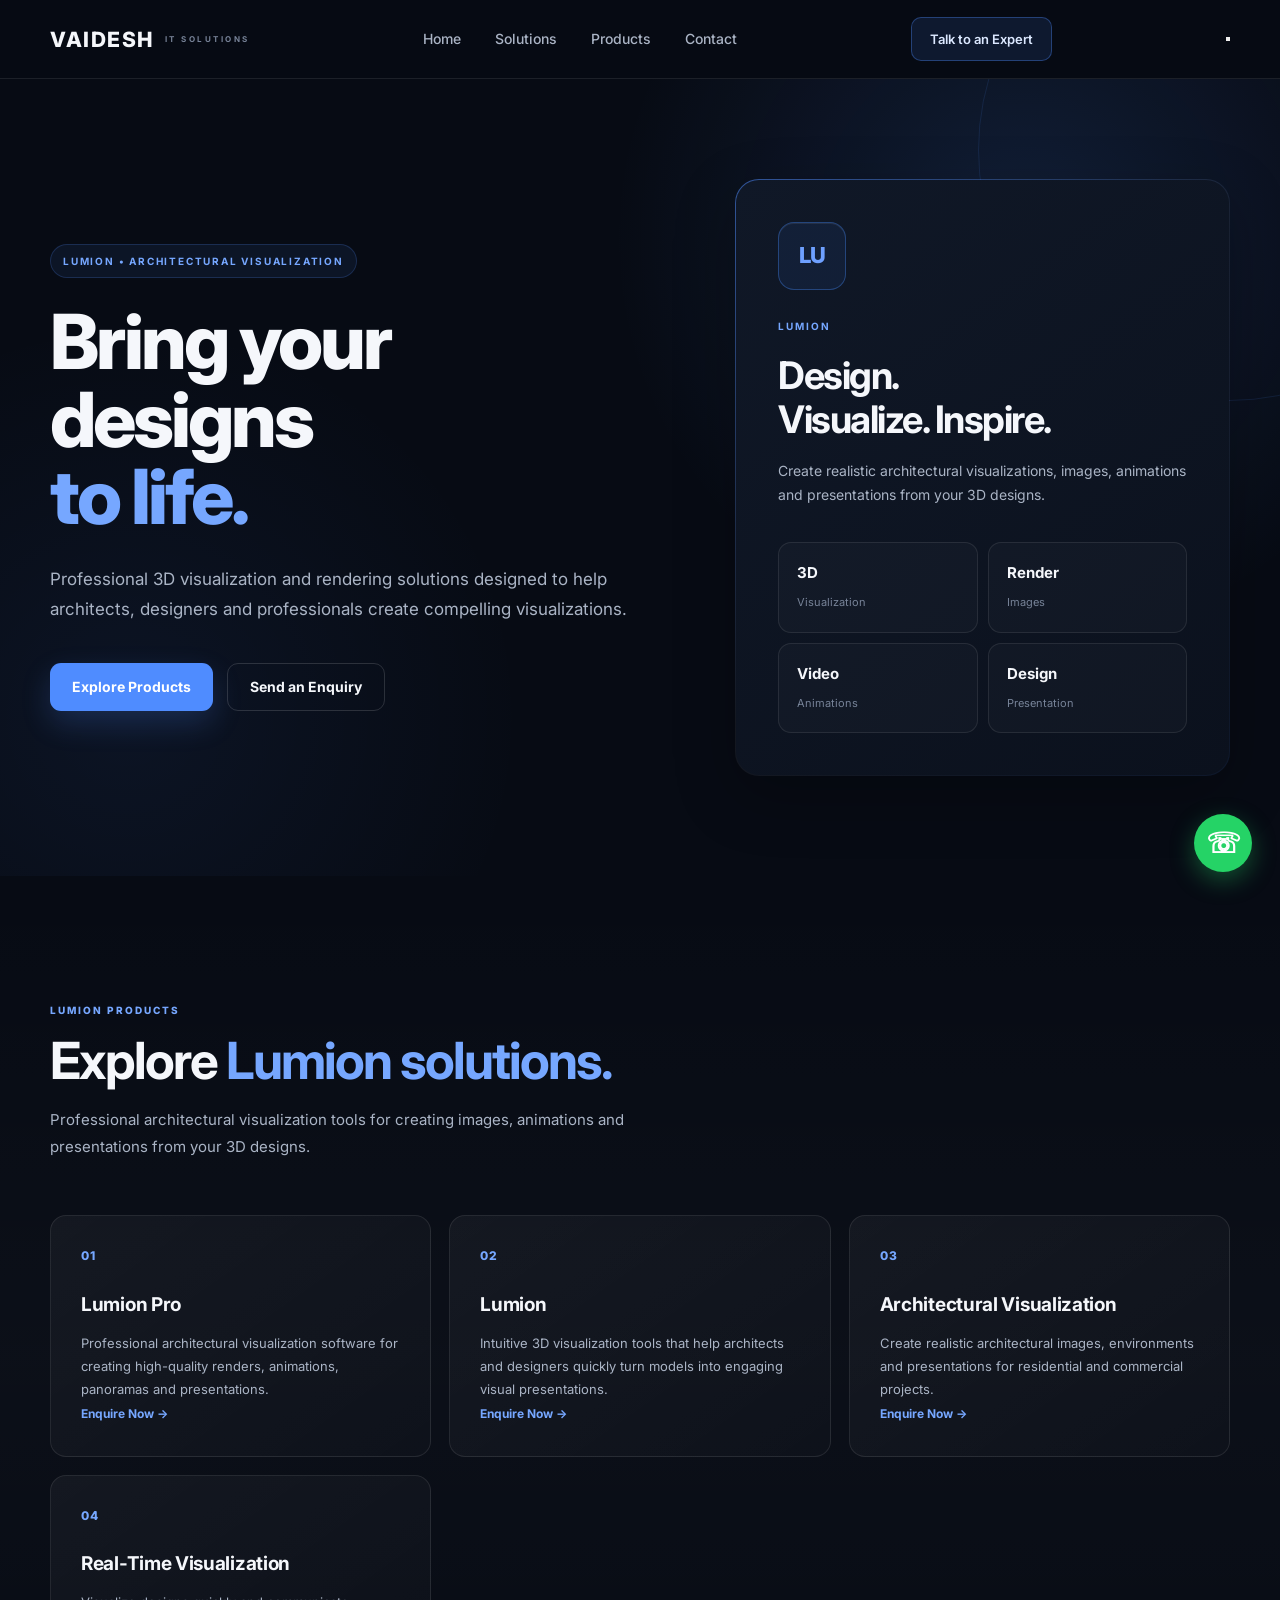
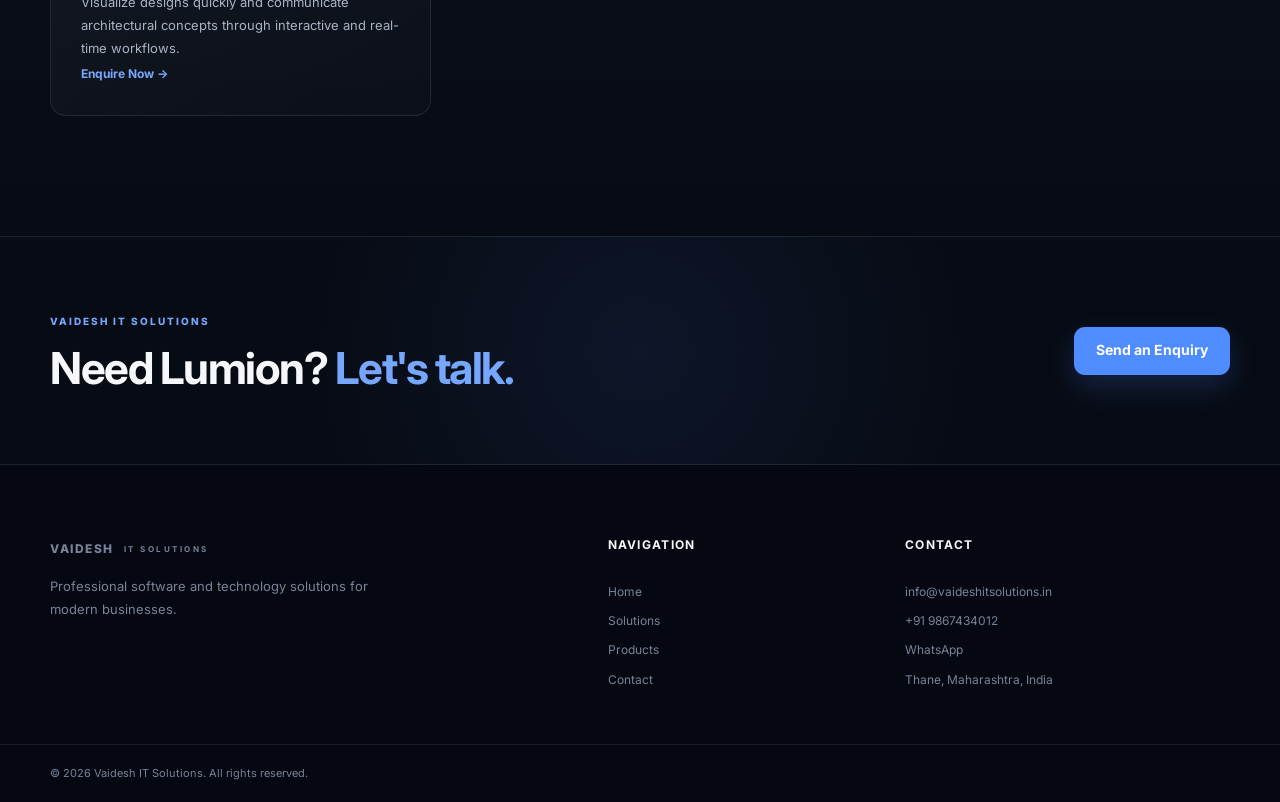
<file: Lumion.html>
<!DOCTYPE html>
<html lang="en">
<head>
    <meta charset="UTF-8">
    <meta name="viewport" content="width=device-width, initial-scale=1.0">

    <title>Lumion | Vaidesh IT Solutions</title>

    <meta name="description"
          content="Explore Lumion architectural visualization and rendering solutions through Vaidesh IT Solutions.">

    <link rel="stylesheet" href="style.css">

    <link rel="preconnect" href="https://fonts.googleapis.com">
    <link rel="preconnect" href="https://fonts.gstatic.com" crossorigin>

    <link href="https://fonts.googleapis.com/css2?family=Inter:wght@400;500;600;700;800&display=swap"
          rel="stylesheet">
</head>

<body>

<!-- ================= NAVBAR ================= -->

<header class="navbar">

    <div class="container nav-container">

        <a href="index.html" class="logo">
            <span>VAIDESH</span>
            <small>IT SOLUTIONS</small>
        </a>

        <nav class="nav-links">

            <a href="index.html">Home</a>

            <a href="index.html#solutions">Solutions</a>

            <a href="index.html#products">Products</a>

            <a href="index.html#contact">Contact</a>

        </nav>

        <a href="index.html#contact" class="nav-button">
            Talk to an Expert
        </a>

    </div>

</header>


<!-- ================= MAIN ================= -->

<main>


<!-- ================= HERO ================= -->

<section class="hero">

    <div class="container hero-content">


        <div class="hero-text">

            <div class="eyebrow">
                LUMION • ARCHITECTURAL VISUALIZATION
            </div>


            <h1>
                Bring your designs
                <span>to life.</span>
            </h1>


            <p>
                Professional 3D visualization and rendering
                solutions designed to help architects, designers
                and professionals create compelling visualizations.
            </p>


            <div class="hero-buttons">

                <a href="#products" class="btn btn-primary">
                    Explore Products
                </a>

                <a href="index.html#contact" class="btn btn-secondary">
                    Send an Enquiry
                </a>

            </div>

        </div>


        <div class="hero-card">

            <div class="hero-card-content">

                <div class="brand-short">
                    LU
                </div>


                <span class="hero-card-label">
                    LUMION
                </span>


                <h2>
                    Design.
                    <br>
                    Visualize. Inspire.
                </h2>


                <p>
                    Create realistic architectural visualizations,
                    images, animations and presentations from your
                    3D designs.
                </p>


                <div class="hero-stat-grid">

                    <div>
                        <strong>3D</strong>
                        <span>Visualization</span>
                    </div>

                    <div>
                        <strong>Render</strong>
                        <span>Images</span>
                    </div>

                    <div>
                        <strong>Video</strong>
                        <span>Animations</span>
                    </div>

                    <div>
                        <strong>Design</strong>
                        <span>Presentation</span>
                    </div>

                </div>

            </div>

        </div>

    </div>

</section>



<!-- ================= PRODUCTS ================= -->

<section id="products" class="section products-section">

    <div class="container">


        <div class="section-heading">

            <span class="section-label">
                LUMION PRODUCTS
            </span>


            <h2>
                Explore
                <span>Lumion solutions.</span>
            </h2>


            <p>
                Professional architectural visualization
                tools for creating images, animations and
                presentations from your 3D designs.
            </p>

        </div>



        <div class="info-grid">


            <!-- LUMION PRO -->

            <div class="info-card">

                <div class="card-number">
                    01
                </div>


                <h3>
                    Lumion Pro
                </h3>


                <p>
                    Professional architectural visualization
                    software for creating high-quality renders,
                    animations, panoramas and presentations.
                </p>


                <a href="index.html#contact"
                   class="catalog-link">
                    Enquire Now →
                </a>

            </div>



            <!-- LUMION -->

            <div class="info-card">

                <div class="card-number">
                    02
                </div>


                <h3>
                    Lumion
                </h3>


                <p>
                    Intuitive 3D visualization tools that help
                    architects and designers quickly turn
                    models into engaging visual presentations.
                </p>


                <a href="index.html#contact"
                   class="catalog-link">
                    Enquire Now →
                </a>

            </div>



            <!-- ARCHITECTURAL VISUALIZATION -->

            <div class="info-card">

                <div class="card-number">
                    03
                </div>


                <h3>
                    Architectural Visualization
                </h3>


                <p>
                    Create realistic architectural images,
                    environments and presentations for
                    residential and commercial projects.
                </p>


                <a href="index.html#contact"
                   class="catalog-link">
                    Enquire Now →
                </a>

            </div>



            <!-- REAL-TIME PRESENTATION -->

            <div class="info-card">

                <div class="card-number">
                    04
                </div>


                <h3>
                    Real-Time Visualization
                </h3>


                <p>
                    Visualize designs quickly and communicate
                    architectural concepts through interactive
                    and real-time workflows.
                </p>


                <a href="index.html#contact"
                   class="catalog-link">
                    Enquire Now →
                </a>

            </div>


        </div>

    </div>

</section>



<!-- ================= CTA ================= -->

<section class="cta-section">

    <div class="container cta-content">


        <div>

            <span class="section-label">
                VAIDESH IT SOLUTIONS
            </span>


            <h2>
                Need Lumion?
                <span>Let's talk.</span>
            </h2>

        </div>


        <a href="index.html#contact"
           class="btn btn-primary">
            Send an Enquiry
        </a>


    </div>

</section>


</main>



<!-- ================= FOOTER ================= -->

<footer class="footer">

    <div class="container footer-grid">


        <div>

            <a href="index.html"
               class="logo footer-logo">

                <span>VAIDESH</span>

                <small>IT SOLUTIONS</small>

            </a>


            <p>
                Professional software and technology
                solutions for modern businesses.
            </p>

        </div>



        <div>

            <h4>
                Navigation
            </h4>


            <a href="index.html">
                Home
            </a>


            <a href="index.html#solutions">
                Solutions
            </a>


            <a href="index.html#products">
                Products
            </a>


            <a href="index.html#contact">
                Contact
            </a>

        </div>



        <div>

            <h4>
                Contact
            </h4>


            <a href="mailto:info@vaideshitsolutions.in">
                info@vaideshitsolutions.in
            </a>


            <a href="tel:+919867434012">
                +91 9867434012
            </a>


            <a href="https://wa.me/919867434012">
                WhatsApp
            </a>


            <span>
                Thane, Maharashtra, India
            </span>

        </div>


    </div>



    <div class="footer-bottom">

        <div class="container">

            <p>
                © 2026 Vaidesh IT Solutions.
                All rights reserved.
            </p>

        </div>

    </div>

</footer>



<!-- ================= WHATSAPP ================= -->

<a
    href="https://wa.me/919867434012"
    class="whatsapp-float"
    aria-label="Chat with us on WhatsApp"
>

    <span class="whatsapp-icon">
        ☏
    </span>

</a>



<script src="script.js"></script>

</body>
</html>
</file>
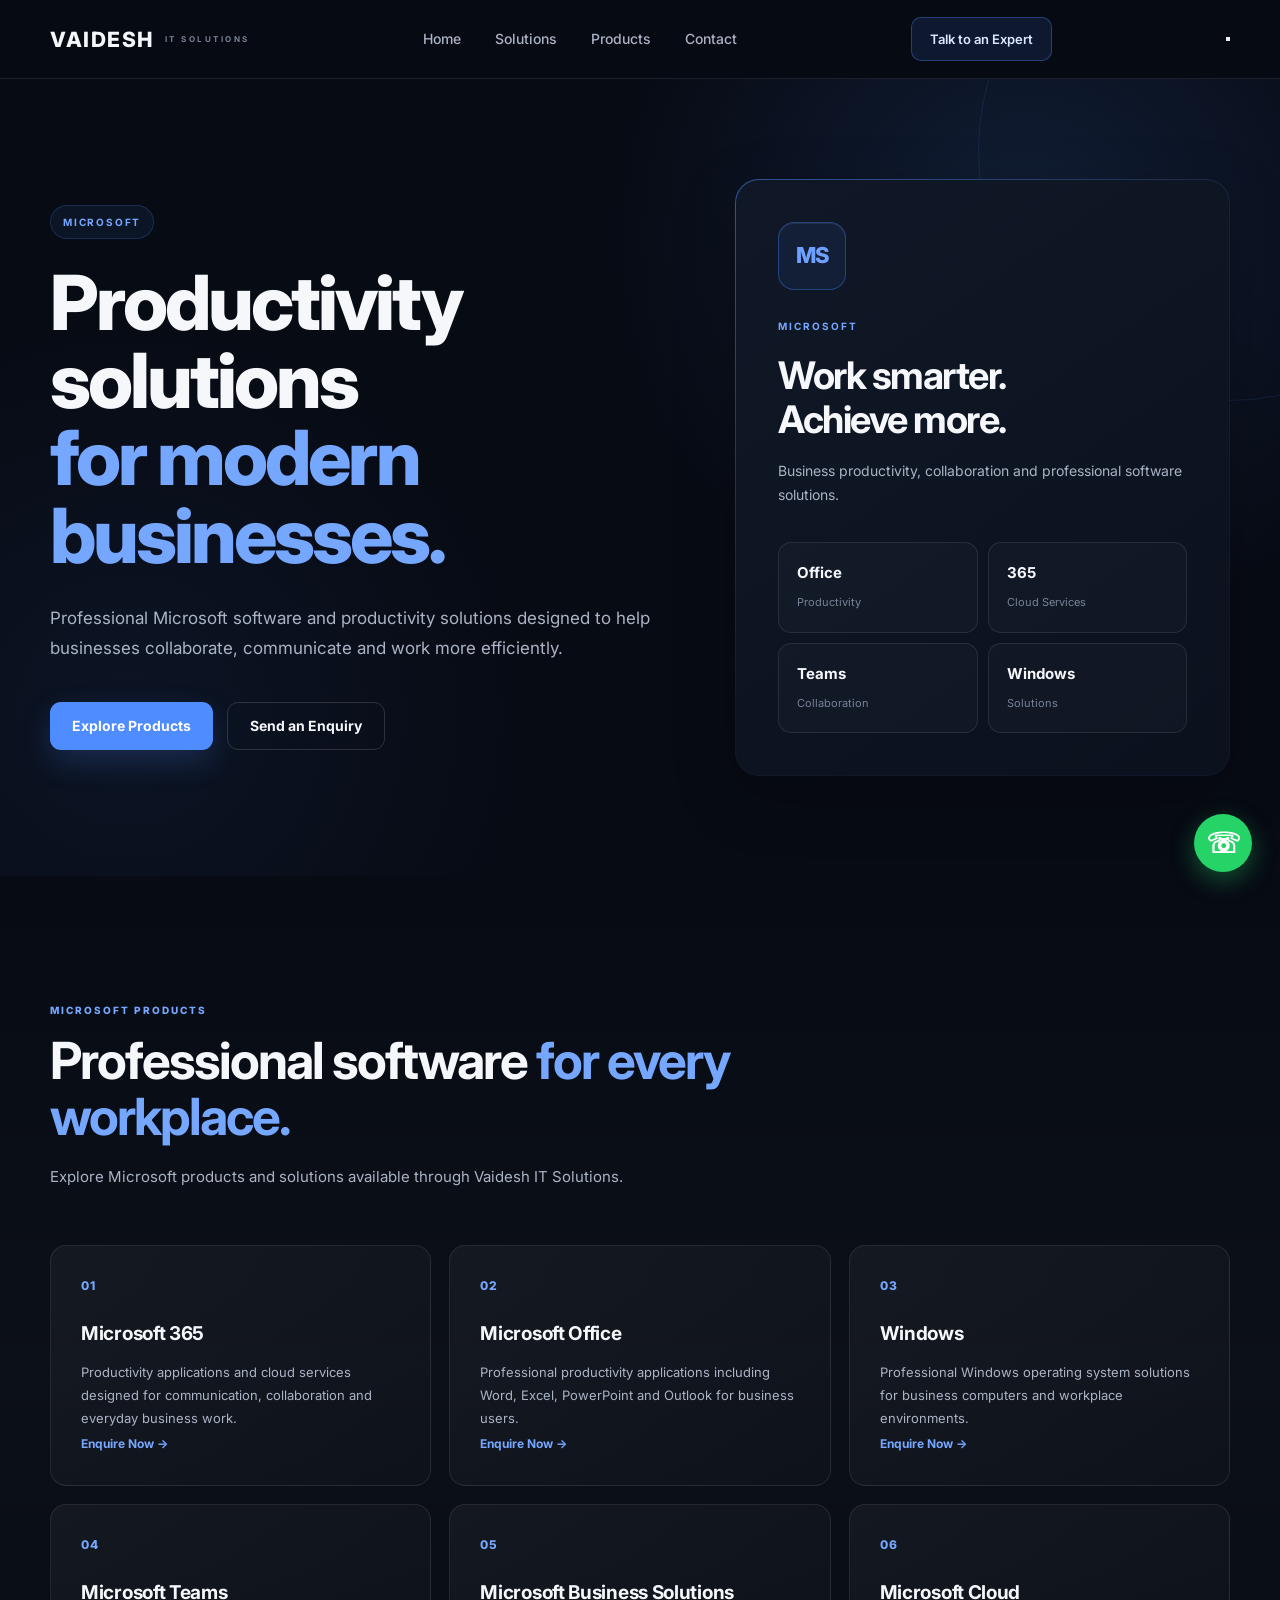
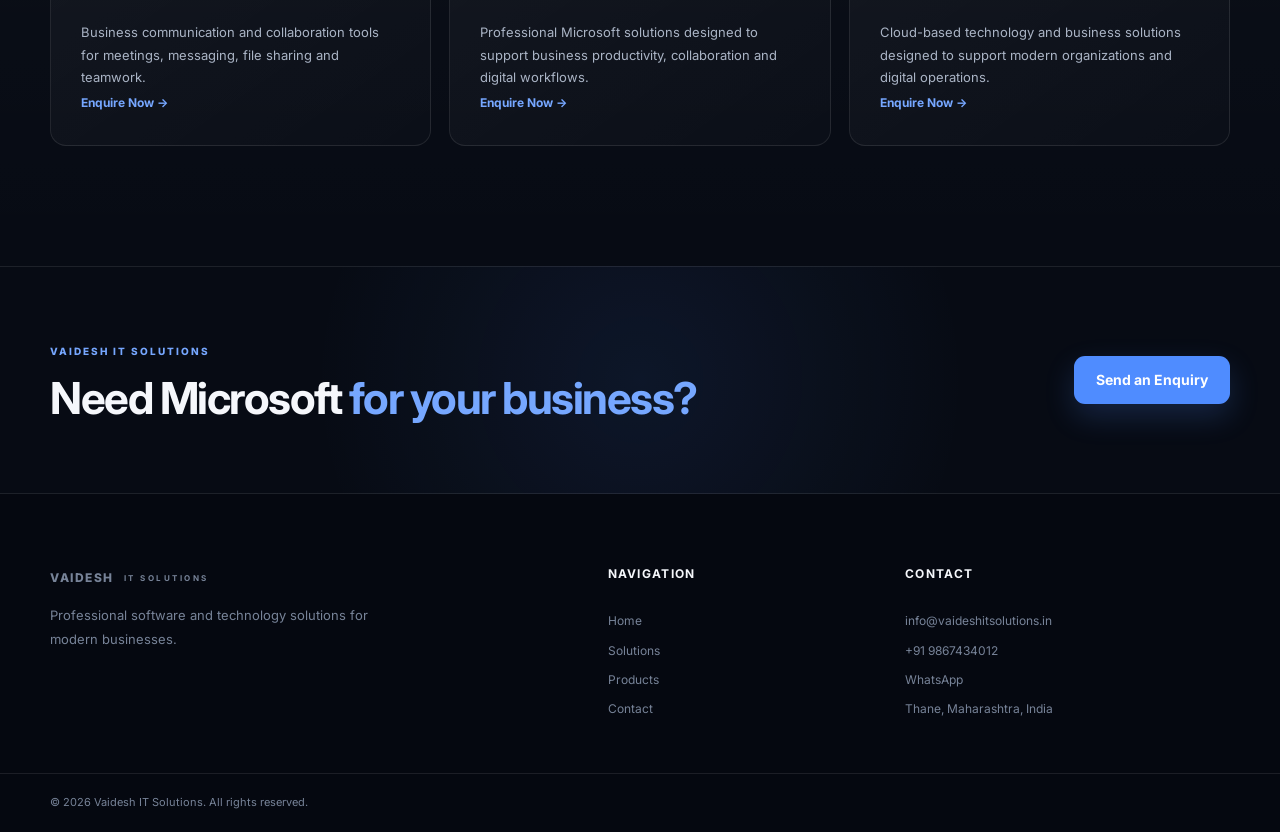
<file: Microsoft.html>
<!DOCTYPE html>
<html lang="en">
<head>
    <meta charset="UTF-8">
    <meta name="viewport" content="width=device-width, initial-scale=1.0">

    <title>Microsoft | Vaidesh IT Solutions</title>

    <meta name="description"
          content="Microsoft software and productivity solutions available through Vaidesh IT Solutions.">

    <link rel="stylesheet" href="style.css">

    <link rel="preconnect" href="https://fonts.googleapis.com">
    <link rel="preconnect" href="https://fonts.gstatic.com" crossorigin>

    <link href="https://fonts.googleapis.com/css2?family=Inter:wght@400;500;600;700;800&display=swap"
          rel="stylesheet">
</head>

<body>

<!-- ================= NAVBAR ================= -->

<header class="navbar">

    <div class="container nav-container">

        <a href="index.html" class="logo">
            <span>VAIDESH</span>
            <small>IT SOLUTIONS</small>
        </a>

        <nav class="nav-links">
            <a href="index.html#home">Home</a>
            <a href="index.html#solutions">Solutions</a>
            <a href="index.html#products">Products</a>
            <a href="index.html#contact">Contact</a>
        </nav>

        <a href="index.html#contact" class="nav-button">
            Talk to an Expert
        </a>

    </div>

</header>


<!-- ================= MAIN ================= -->

<main>

<!-- ================= HERO ================= -->

<section class="hero">

    <div class="container hero-content">

        <div class="hero-text">

            <div class="eyebrow">
                MICROSOFT
            </div>

            <h1>
                Productivity solutions
                <span>for modern businesses.</span>
            </h1>

            <p>
                Professional Microsoft software and productivity
                solutions designed to help businesses collaborate,
                communicate and work more efficiently.
            </p>

            <div class="hero-buttons">

                <a href="#products" class="btn btn-primary">
                    Explore Products
                </a>

                <a href="index.html#contact" class="btn btn-secondary">
                    Send an Enquiry
                </a>

            </div>

        </div>


        <div class="hero-card">

            <div class="hero-card-content">

                <div class="brand-short">
                    MS
                </div>

                <span class="hero-card-label">
                    MICROSOFT
                </span>

                <h2>
                    Work smarter.
                    <br>
                    Achieve more.
                </h2>

                <p>
                    Business productivity, collaboration and
                    professional software solutions.
                </p>

                <div class="hero-stat-grid">

                    <div>
                        <strong>Office</strong>
                        <span>Productivity</span>
                    </div>

                    <div>
                        <strong>365</strong>
                        <span>Cloud Services</span>
                    </div>

                    <div>
                        <strong>Teams</strong>
                        <span>Collaboration</span>
                    </div>

                    <div>
                        <strong>Windows</strong>
                        <span>Solutions</span>
                    </div>

                </div>

            </div>

        </div>

    </div>

</section>


<!-- ================= PRODUCTS ================= -->

<section id="products" class="section products-section">

    <div class="container">

        <div class="section-heading">

            <span class="section-label">
                MICROSOFT PRODUCTS
            </span>

            <h2>
                Professional software
                <span>for every workplace.</span>
            </h2>

            <p>
                Explore Microsoft products and solutions
                available through Vaidesh IT Solutions.
            </p>

        </div>


        <div class="info-grid">


            <!-- MICROSOFT 365 -->

            <div class="info-card">

                <div class="card-number">
                    01
                </div>

                <h3>
                    Microsoft 365
                </h3>

                <p>
                    Productivity applications and cloud services
                    designed for communication, collaboration
                    and everyday business work.
                </p>

                <a href="index.html#contact"
                   class="catalog-link">
                    Enquire Now →
                </a>

            </div>


            <!-- OFFICE -->

            <div class="info-card">

                <div class="card-number">
                    02
                </div>

                <h3>
                    Microsoft Office
                </h3>

                <p>
                    Professional productivity applications
                    including Word, Excel, PowerPoint and
                    Outlook for business users.
                </p>

                <a href="index.html#contact"
                   class="catalog-link">
                    Enquire Now →
                </a>

            </div>


            <!-- WINDOWS -->

            <div class="info-card">

                <div class="card-number">
                    03
                </div>

                <h3>
                    Windows
                </h3>

                <p>
                    Professional Windows operating system
                    solutions for business computers and
                    workplace environments.
                </p>

                <a href="index.html#contact"
                   class="catalog-link">
                    Enquire Now →
                </a>

            </div>


            <!-- MICROSOFT TEAMS -->

            <div class="info-card">

                <div class="card-number">
                    04
                </div>

                <h3>
                    Microsoft Teams
                </h3>

                <p>
                    Business communication and collaboration
                    tools for meetings, messaging, file sharing
                    and teamwork.
                </p>

                <a href="index.html#contact"
                   class="catalog-link">
                    Enquire Now →
                </a>

            </div>


            <!-- BUSINESS SOLUTIONS -->

            <div class="info-card">

                <div class="card-number">
                    05
                </div>

                <h3>
                    Microsoft Business Solutions
                </h3>

                <p>
                    Professional Microsoft solutions designed
                    to support business productivity,
                    collaboration and digital workflows.
                </p>

                <a href="index.html#contact"
                   class="catalog-link">
                    Enquire Now →
                </a>

            </div>


            <!-- CLOUD -->

            <div class="info-card">

                <div class="card-number">
                    06
                </div>

                <h3>
                    Microsoft Cloud
                </h3>

                <p>
                    Cloud-based technology and business
                    solutions designed to support modern
                    organizations and digital operations.
                </p>

                <a href="index.html#contact"
                   class="catalog-link">
                    Enquire Now →
                </a>

            </div>

        </div>

    </div>

</section>


<!-- ================= CTA ================= -->

<section class="cta-section">

    <div class="container cta-content">

        <div>

            <span class="section-label">
                VAIDESH IT SOLUTIONS
            </span>

            <h2>
                Need Microsoft
                <span>for your business?</span>
            </h2>

        </div>

        <a href="index.html#contact"
           class="btn btn-primary">
            Send an Enquiry
        </a>

    </div>

</section>

</main>


<!-- ================= FOOTER ================= -->

<footer class="footer">

    <div class="container footer-grid">

        <div>

            <a href="index.html" class="logo footer-logo">
                <span>VAIDESH</span>
                <small>IT SOLUTIONS</small>
            </a>

            <p>
                Professional software and technology
                solutions for modern businesses.
            </p>

        </div>


        <div>

            <h4>Navigation</h4>

            <a href="index.html#home">Home</a>
            <a href="index.html#solutions">Solutions</a>
            <a href="index.html#products">Products</a>
            <a href="index.html#contact">Contact</a>

        </div>


        <div>

            <h4>Contact</h4>

            <a href="mailto:info@vaideshitsolutions.in">
                info@vaideshitsolutions.in
            </a>

            <a href="tel:+919867434012">
                +91 9867434012
            </a>

            <a href="https://wa.me/919867434012">
                WhatsApp
            </a>

            <span>
                Thane, Maharashtra, India
            </span>

        </div>

    </div>


    <div class="footer-bottom">

        <div class="container">

            <p>
                © 2026 Vaidesh IT Solutions.
                All rights reserved.
            </p>

        </div>

    </div>

</footer>


<!-- ================= WHATSAPP ================= -->

<a href="https://wa.me/919867434012"
   class="whatsapp-float"
   aria-label="Chat with us on WhatsApp">

    <span class="whatsapp-icon">
        ☏
    </span>

</a>


<script src="script.js"></script>

</body>
</html>
</file>
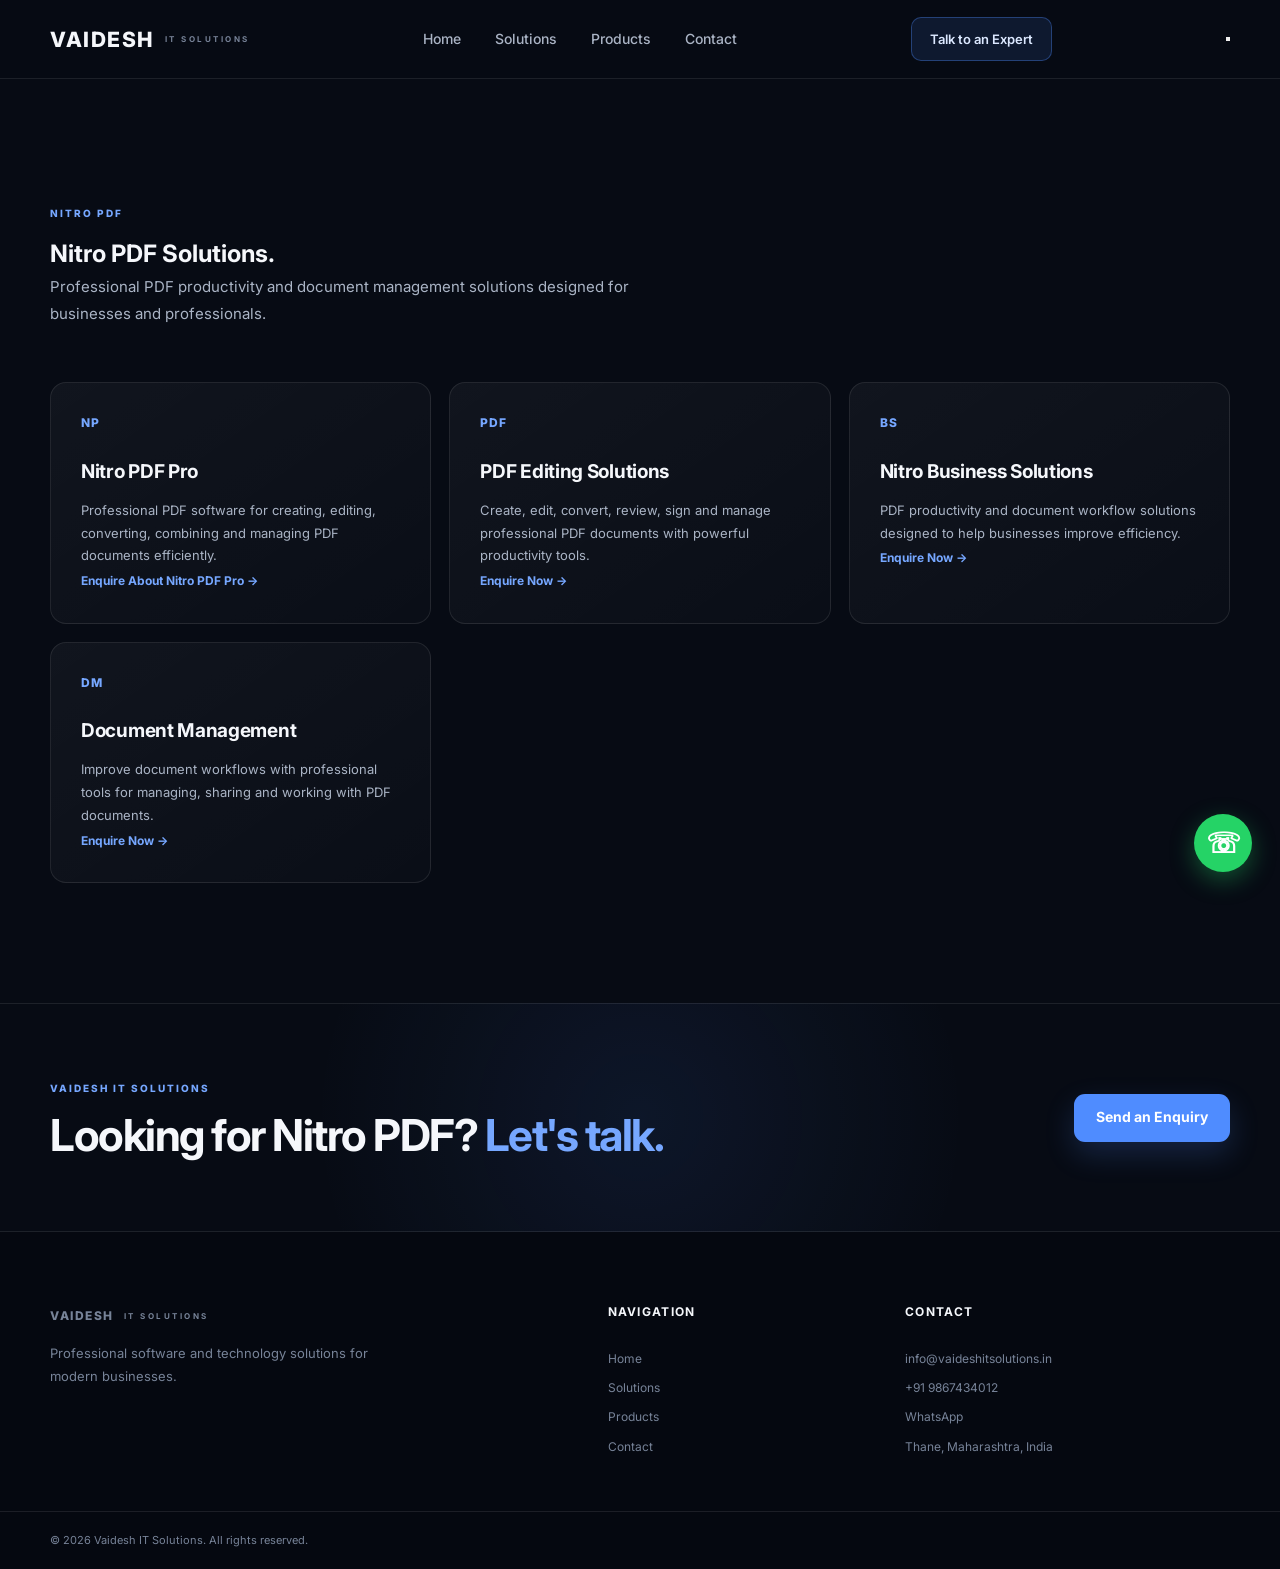
<file: NitroPDF.html>
<!DOCTYPE html>
<html lang="en">
<head>
    <meta charset="UTF-8">
    <meta name="viewport" content="width=device-width, initial-scale=1.0">

    <title>Nitro PDF | Vaidesh IT Solutions</title>

    <meta name="description"
          content="Explore Nitro PDF solutions available through Vaidesh IT Solutions.">

    <link rel="stylesheet" href="style.css">

    <link rel="preconnect" href="https://fonts.googleapis.com">
    <link rel="preconnect" href="https://fonts.gstatic.com" crossorigin>

    <link href="https://fonts.googleapis.com/css2?family=Inter:wght@400;500;600;700;800&display=swap"
          rel="stylesheet">
</head>

<body>

<!-- ================= NAVBAR ================= -->

<header class="navbar">

    <div class="container nav-container">

        <a href="index.html" class="logo">
            <span>VAIDESH</span>
            <small>IT SOLUTIONS</small>
        </a>

        <nav class="nav-links">

            <a href="index.html">Home</a>

            <a href="index.html#solutions">Solutions</a>

            <a href="index.html#products">Products</a>

            <a href="index.html#contact">Contact</a>

        </nav>

        <a href="index.html#contact" class="nav-button">
            Talk to an Expert
        </a>

    </div>

</header>


<!-- ================= MAIN ================= -->

<main>

<!-- ================= PRODUCT HERO ================= -->

<section class="section product-page">

    <div class="container">

        <div class="section-heading">

            <span class="section-label">
                NITRO PDF
            </span>

            <h1>
                Nitro PDF
                <span>Solutions.</span>
            </h1>

            <p>
                Professional PDF productivity and document
                management solutions designed for businesses
                and professionals.
            </p>

        </div>


        <!-- ================= PRODUCTS ================= -->

        <div class="info-grid">


            <!-- NITRO PDF PRO -->

            <div class="info-card">

                <div class="card-number">
                    NP
                </div>

                <h3>
                    Nitro PDF Pro
                </h3>

                <p>
                    Professional PDF software for creating,
                    editing, converting, combining and managing
                    PDF documents efficiently.
                </p>

                <a href="index.html#contact"
                   class="catalog-link">
                    Enquire About Nitro PDF Pro →
                </a>

            </div>



            <!-- PDF EDITING -->

            <div class="info-card">

                <div class="card-number">
                    PDF
                </div>

                <h3>
                    PDF Editing Solutions
                </h3>

                <p>
                    Create, edit, convert, review, sign and
                    manage professional PDF documents with
                    powerful productivity tools.
                </p>

                <a href="index.html#contact"
                   class="catalog-link">
                    Enquire Now →
                </a>

            </div>



            <!-- BUSINESS SOLUTIONS -->

            <div class="info-card">

                <div class="card-number">
                    BS
                </div>

                <h3>
                    Nitro Business Solutions
                </h3>

                <p>
                    PDF productivity and document workflow
                    solutions designed to help businesses
                    improve efficiency.
                </p>

                <a href="index.html#contact"
                   class="catalog-link">
                    Enquire Now →
                </a>

            </div>



            <!-- DOCUMENT MANAGEMENT -->

            <div class="info-card">

                <div class="card-number">
                    DM
                </div>

                <h3>
                    Document Management
                </h3>

                <p>
                    Improve document workflows with professional
                    tools for managing, sharing and working
                    with PDF documents.
                </p>

                <a href="index.html#contact"
                   class="catalog-link">
                    Enquire Now →
                </a>

            </div>

        </div>

    </div>

</section>


<!-- ================= CTA ================= -->

<section class="cta-section">

    <div class="container cta-content">

        <div>

            <span class="section-label">
                VAIDESH IT SOLUTIONS
            </span>

            <h2>
                Looking for Nitro PDF?
                <span>Let's talk.</span>
            </h2>

        </div>

        <a href="index.html#contact"
           class="btn btn-primary">
            Send an Enquiry
        </a>

    </div>

</section>

</main>


<!-- ================= FOOTER ================= -->

<footer class="footer">

    <div class="container footer-grid">

        <div>

            <a href="index.html" class="logo footer-logo">

                <span>VAIDESH</span>

                <small>IT SOLUTIONS</small>

            </a>

            <p>
                Professional software and technology
                solutions for modern businesses.
            </p>

        </div>


        <div>

            <h4>
                Navigation
            </h4>

            <a href="index.html">
                Home
            </a>

            <a href="index.html#solutions">
                Solutions
            </a>

            <a href="index.html#products">
                Products
            </a>

            <a href="index.html#contact">
                Contact
            </a>

        </div>


        <div>

            <h4>
                Contact
            </h4>

            <a href="mailto:info@vaideshitsolutions.in">
                info@vaideshitsolutions.in
            </a>

            <a href="tel:+919867434012">
                +91 9867434012
            </a>

            <a href="https://wa.me/919867434012">
                WhatsApp
            </a>

            <span>
                Thane, Maharashtra, India
            </span>

        </div>

    </div>


    <div class="footer-bottom">

        <div class="container">

            <p>
                © 2026 Vaidesh IT Solutions.
                All rights reserved.
            </p>

        </div>

    </div>

</footer>


<!-- ================= WHATSAPP ================= -->

<a href="https://wa.me/919867434012"
   class="whatsapp-float"
   aria-label="Chat with us on WhatsApp">

    <span class="whatsapp-icon">
        ☏
    </span>

</a>


<script src="script.js"></script>

</body>
</html>
</file>
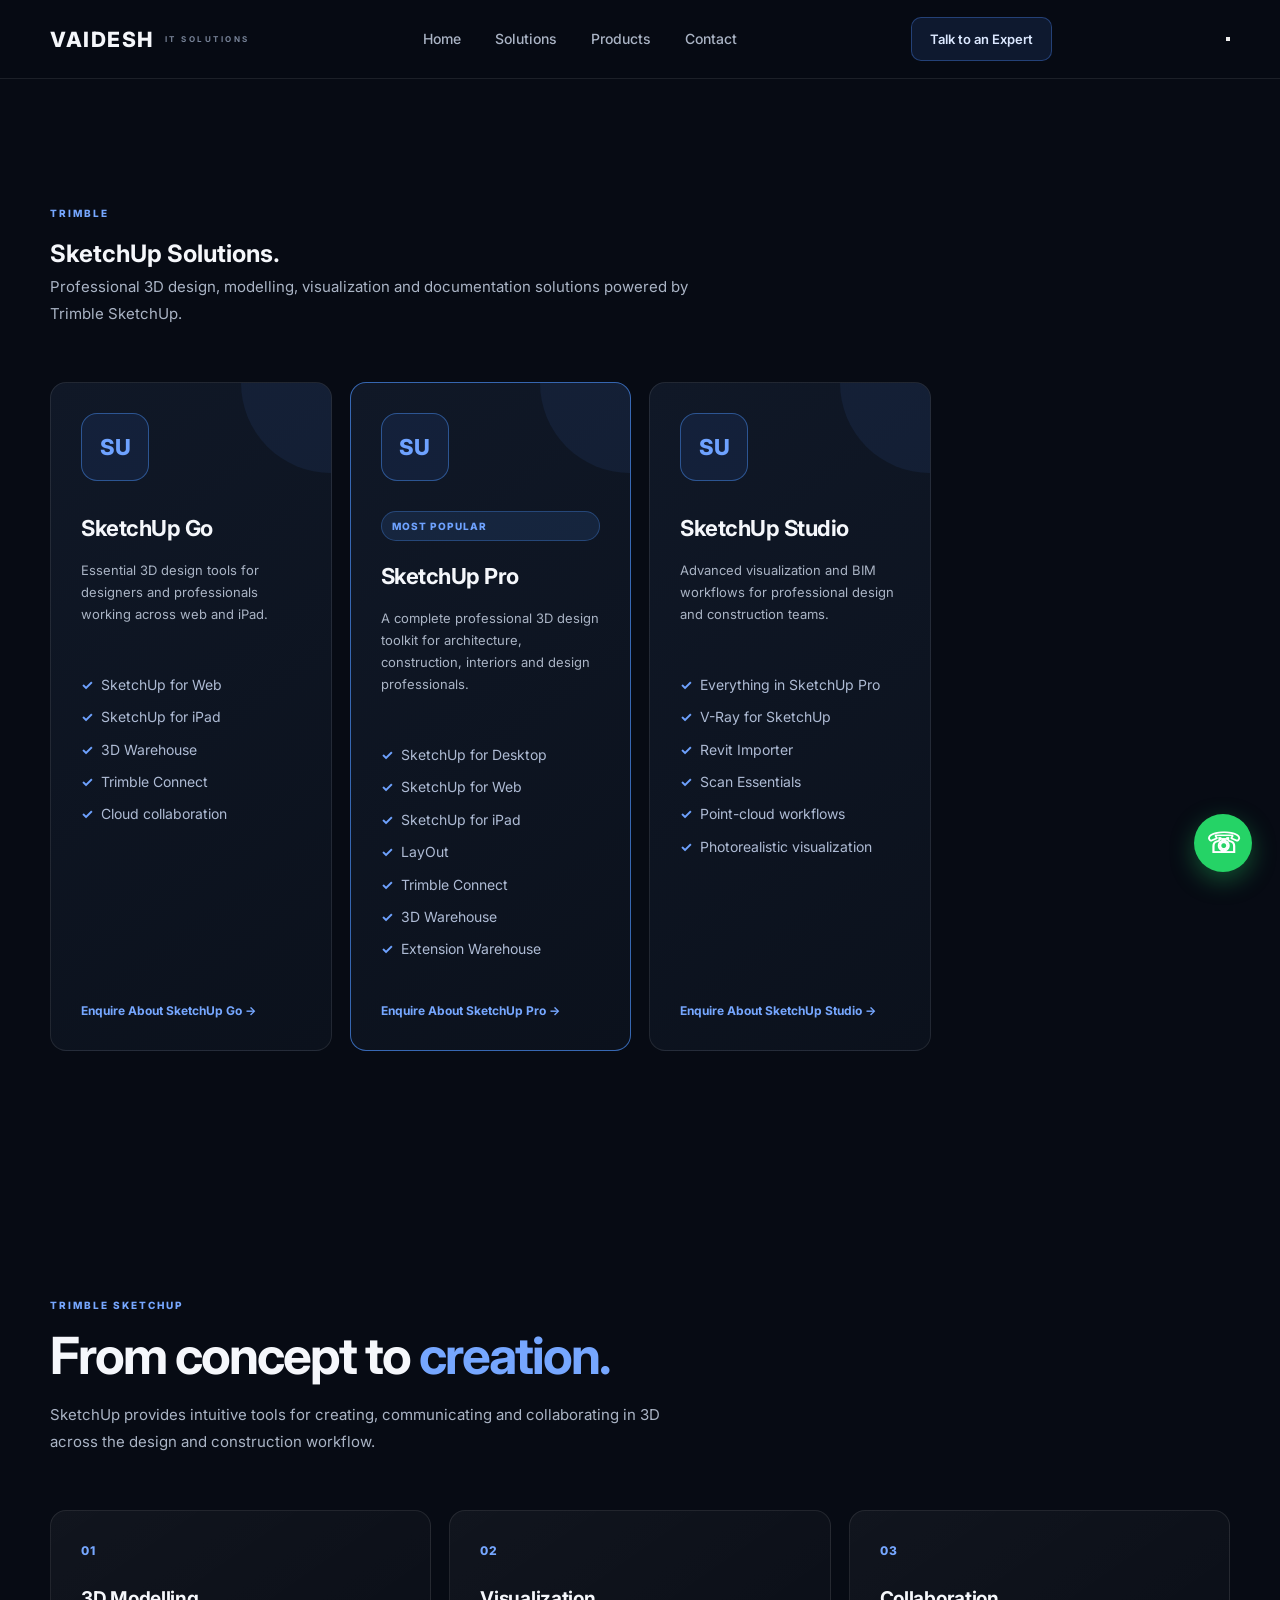
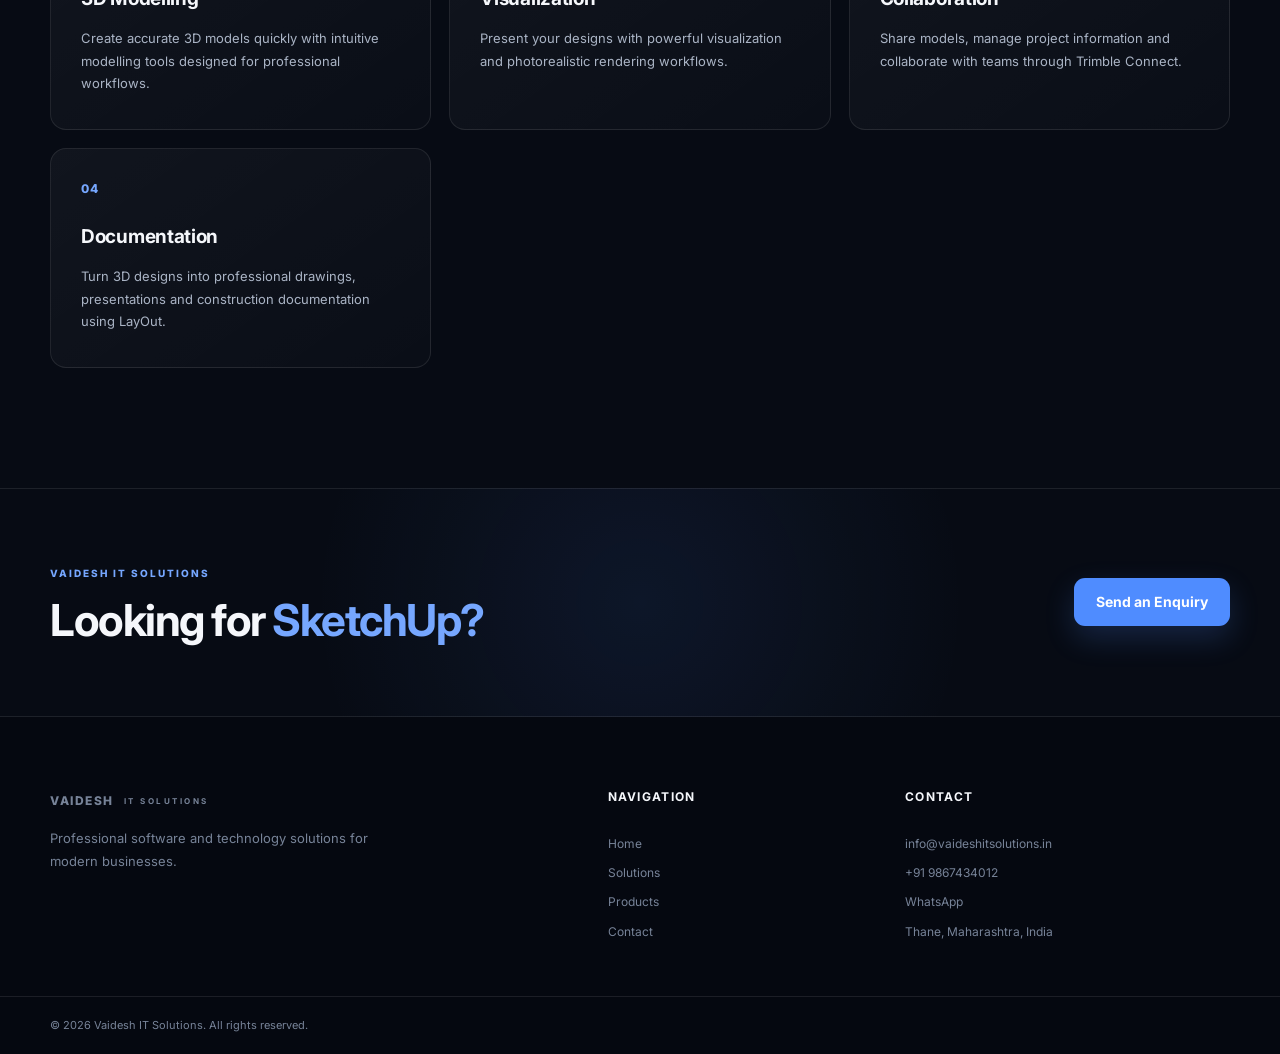
<file: Trimble.html>
<!DOCTYPE html>
<html lang="en">

<head>

    <meta charset="UTF-8">
    <meta name="viewport" content="width=device-width, initial-scale=1.0">

    <title>Trimble SketchUp | Vaidesh IT Solutions</title>

    <meta name="description"
          content="Explore Trimble SketchUp solutions including SketchUp Go, SketchUp Pro and SketchUp Studio through Vaidesh IT Solutions.">

    <link rel="stylesheet" href="style.css">

    <link rel="preconnect" href="https://fonts.googleapis.com">
    <link rel="preconnect"
          href="https://fonts.gstatic.com"
          crossorigin>

    <link href="https://fonts.googleapis.com/css2?family=Inter:wght@400;500;600;700;800&display=swap"
          rel="stylesheet">

</head>


<body>


<!-- ================= NAVBAR ================= -->

<header class="navbar">

    <div class="container nav-container">

        <a href="index.html#home" class="logo">
            <span>VAIDESH</span>
            <small>IT SOLUTIONS</small>
        </a>


        <nav class="nav-links">

            <a href="index.html#home">
                Home
            </a>

            <a href="index.html#solutions">
                Solutions
            </a>

            <a href="index.html#products">
                Products
            </a>

            <a href="index.html#contact">
                Contact
            </a>

        </nav>


        <a href="index.html#contact"
           class="nav-button">

            Talk to an Expert

        </a>

    </div>

</header>



<!-- ================= PAGE HERO ================= -->

<section class="section product-page">

    <div class="container">


        <div class="section-heading">

            <span class="section-label">
                TRIMBLE
            </span>


            <h1>
                SketchUp
                <span>Solutions.</span>
            </h1>


            <p>
                Professional 3D design, modelling,
                visualization and documentation solutions
                powered by Trimble SketchUp.
            </p>

        </div>



        <!-- ================= PRODUCTS ================= -->

        <div class="catalog-grid">


            <!-- SKETCHUP GO -->

            <div class="catalog-card">

                <div class="brand-mark">
                    SU
                </div>


                <h3>
                    SketchUp Go
                </h3>


                <p>
                    Essential 3D design tools for designers
                    and professionals working across
                    web and iPad.
                </p>


                <ul class="product-features">

                    <li>
                        SketchUp for Web
                    </li>

                    <li>
                        SketchUp for iPad
                    </li>

                    <li>
                        3D Warehouse
                    </li>

                    <li>
                        Trimble Connect
                    </li>

                    <li>
                        Cloud collaboration
                    </li>

                </ul>


                <a href="index.html#contact"
                   class="catalog-link">

                    Enquire About SketchUp Go →

                </a>

            </div>



            <!-- SKETCHUP PRO -->

            <div class="catalog-card featured-product">

                <div class="brand-mark">
                    SU
                </div>


                <div class="product-badge">
                    MOST POPULAR
                </div>


                <h3>
                    SketchUp Pro
                </h3>


                <p>
                    A complete professional 3D design
                    toolkit for architecture, construction,
                    interiors and design professionals.
                </p>


                <ul class="product-features">

                    <li>
                        SketchUp for Desktop
                    </li>

                    <li>
                        SketchUp for Web
                    </li>

                    <li>
                        SketchUp for iPad
                    </li>

                    <li>
                        LayOut
                    </li>

                    <li>
                        Trimble Connect
                    </li>

                    <li>
                        3D Warehouse
                    </li>

                    <li>
                        Extension Warehouse
                    </li>

                </ul>


                <a href="index.html#contact"
                   class="catalog-link">

                    Enquire About SketchUp Pro →

                </a>

            </div>



            <!-- SKETCHUP STUDIO -->

            <div class="catalog-card">

                <div class="brand-mark">
                    SU
                </div>


                <h3>
                    SketchUp Studio
                </h3>


                <p>
                    Advanced visualization and BIM
                    workflows for professional design
                    and construction teams.
                </p>


                <ul class="product-features">

                    <li>
                        Everything in SketchUp Pro
                    </li>

                    <li>
                        V-Ray for SketchUp
                    </li>

                    <li>
                        Revit Importer
                    </li>

                    <li>
                        Scan Essentials
                    </li>

                    <li>
                        Point-cloud workflows
                    </li>

                    <li>
                        Photorealistic visualization
                    </li>

                </ul>


                <a href="index.html#contact"
                   class="catalog-link">

                    Enquire About SketchUp Studio →

                </a>

            </div>


        </div>

    </div>

</section>



<!-- ================= ABOUT TRIMBLE ================= -->

<section class="section">

    <div class="container">


        <div class="section-heading">

            <span class="section-label">
                TRIMBLE SKETCHUP
            </span>


            <h2>
                From concept to
                <span>creation.</span>
            </h2>


            <p>
                SketchUp provides intuitive tools for
                creating, communicating and collaborating
                in 3D across the design and construction
                workflow.
            </p>

        </div>



        <div class="info-grid">


            <div class="info-card">

                <div class="card-number">
                    01
                </div>

                <h3>
                    3D Modelling
                </h3>

                <p>
                    Create accurate 3D models quickly with
                    intuitive modelling tools designed for
                    professional workflows.
                </p>

            </div>



            <div class="info-card">

                <div class="card-number">
                    02
                </div>

                <h3>
                    Visualization
                </h3>

                <p>
                    Present your designs with powerful
                    visualization and photorealistic
                    rendering workflows.
                </p>

            </div>



            <div class="info-card">

                <div class="card-number">
                    03
                </div>

                <h3>
                    Collaboration
                </h3>

                <p>
                    Share models, manage project information
                    and collaborate with teams through
                    Trimble Connect.
                </p>

            </div>



            <div class="info-card">

                <div class="card-number">
                    04
                </div>

                <h3>
                    Documentation
                </h3>

                <p>
                    Turn 3D designs into professional
                    drawings, presentations and construction
                    documentation using LayOut.
                </p>

            </div>


        </div>

    </div>

</section>



<!-- ================= CTA ================= -->

<section class="cta-section">

    <div class="container cta-content">


        <div>

            <span class="section-label">
                VAIDESH IT SOLUTIONS
            </span>


            <h2>
                Looking for
                <span>SketchUp?</span>
            </h2>

        </div>


        <a href="index.html#contact"
           class="btn btn-primary">

            Send an Enquiry

        </a>

    </div>

</section>



<!-- ================= FOOTER ================= -->

<footer class="footer">

    <div class="container footer-grid">


        <div>

            <a href="index.html#home"
               class="logo footer-logo">

                <span>
                    VAIDESH
                </span>

                <small>
                    IT SOLUTIONS
                </small>

            </a>


            <p>
                Professional software and technology
                solutions for modern businesses.
            </p>

        </div>



        <div>

            <h4>
                Navigation
            </h4>

            <a href="index.html#home">
                Home
            </a>

            <a href="index.html#solutions">
                Solutions
            </a>

            <a href="index.html#products">
                Products
            </a>

            <a href="index.html#contact">
                Contact
            </a>

        </div>



        <div>

            <h4>
                Contact
            </h4>

            <a href="mailto:info@vaideshitsolutions.in">
                info@vaideshitsolutions.in
            </a>

            <a href="tel:+919867434012">
                +91 9867434012
            </a>

            <a href="https://wa.me/919867434012">
                WhatsApp
            </a>

            <span>
                Thane, Maharashtra, India
            </span>

        </div>


    </div>



    <div class="footer-bottom">

        <div class="container">

            <p>
                © 2026 Vaidesh IT Solutions.
                All rights reserved.
            </p>

        </div>

    </div>

</footer>



<!-- ================= WHATSAPP ================= -->

<a href="https://wa.me/919867434012"
   class="whatsapp-float"
   aria-label="Chat with us on WhatsApp">

    <span class="whatsapp-icon">
        ☏
    </span>

</a>


<script src="script.js"></script>

</body>

</html>
</file>
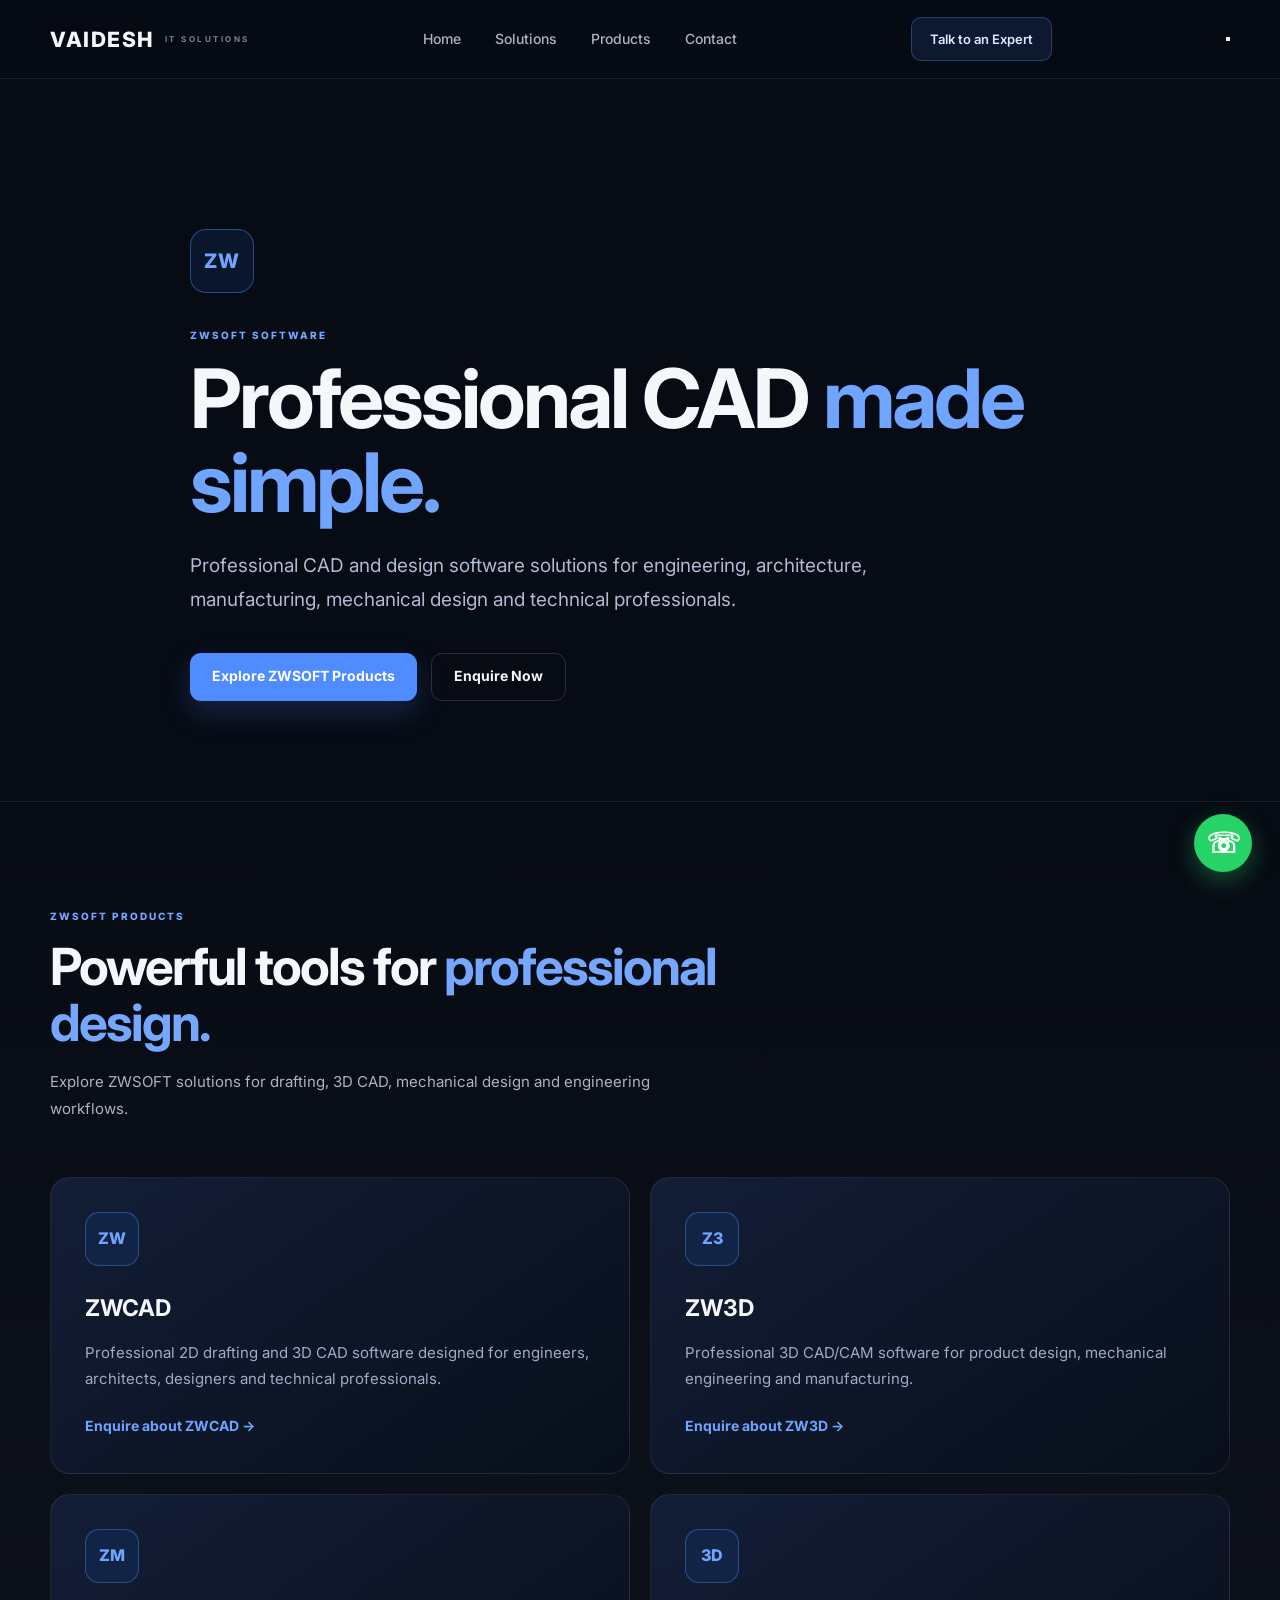
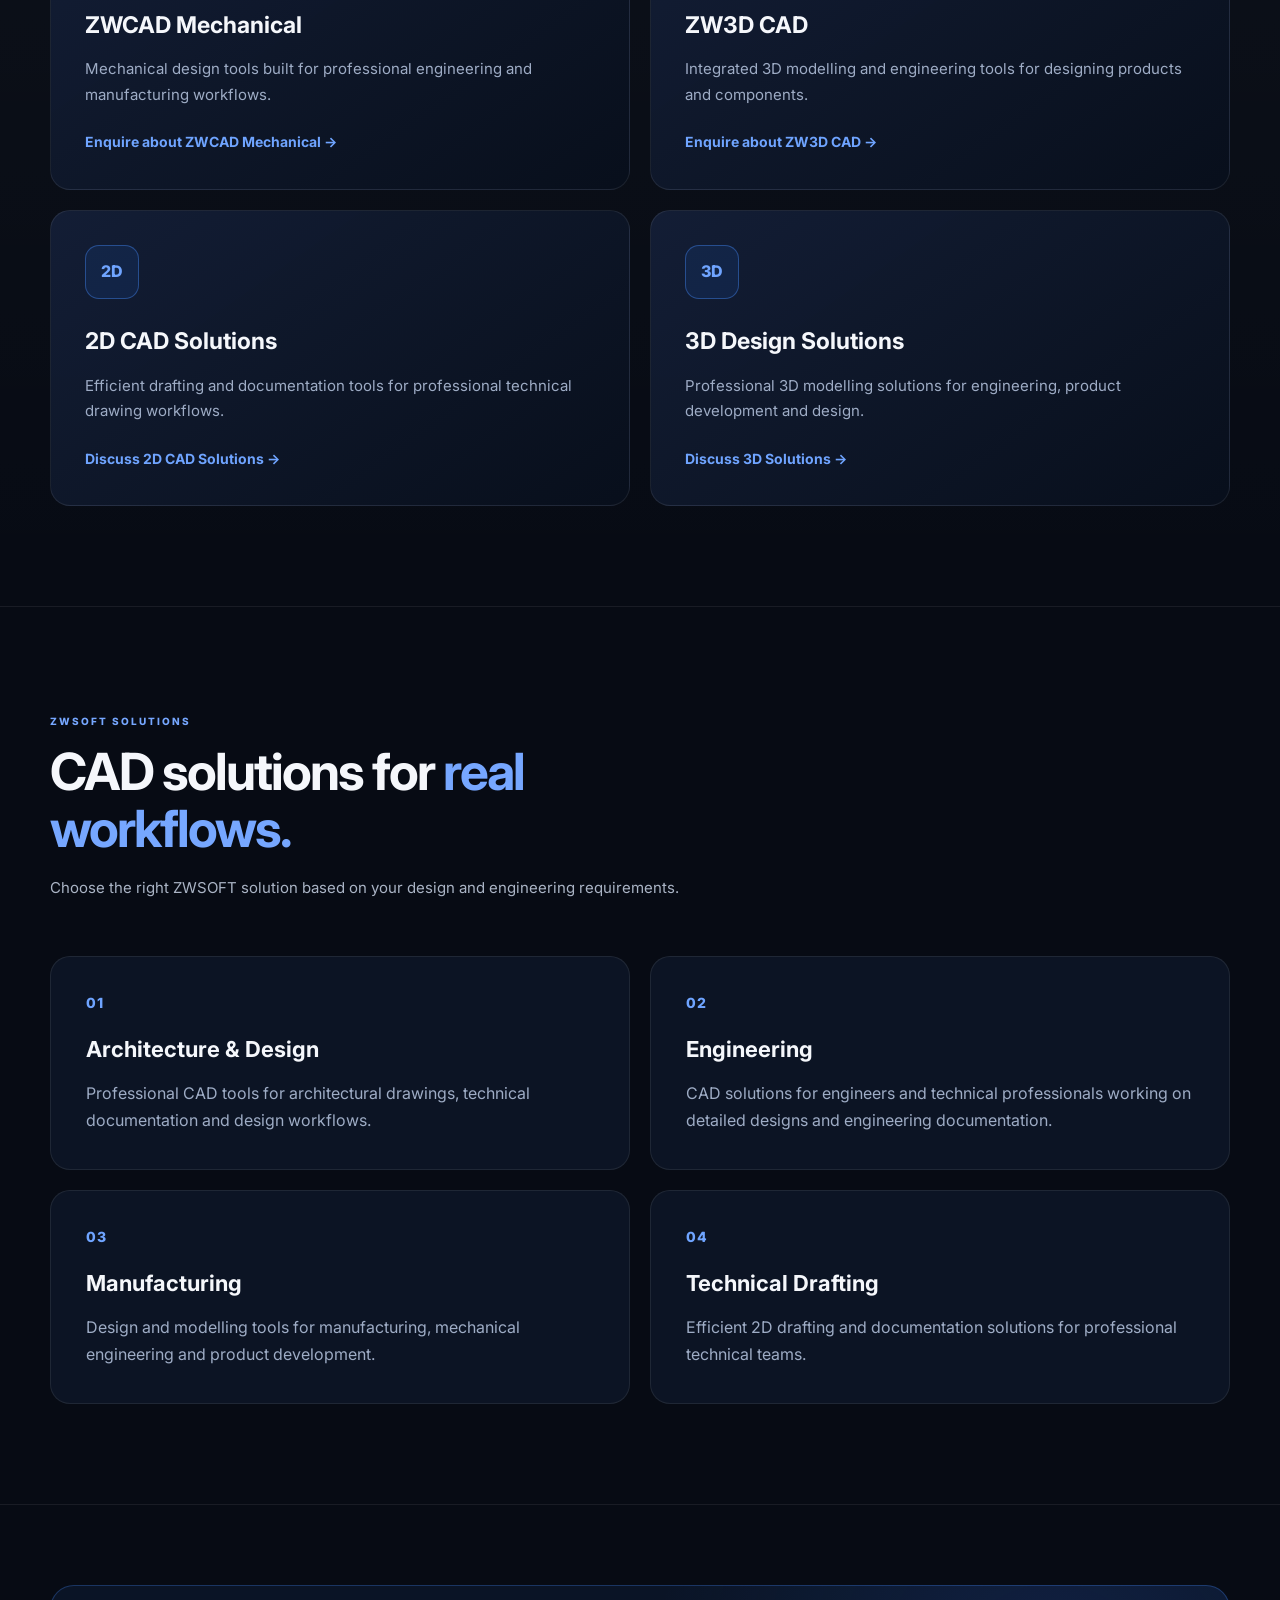
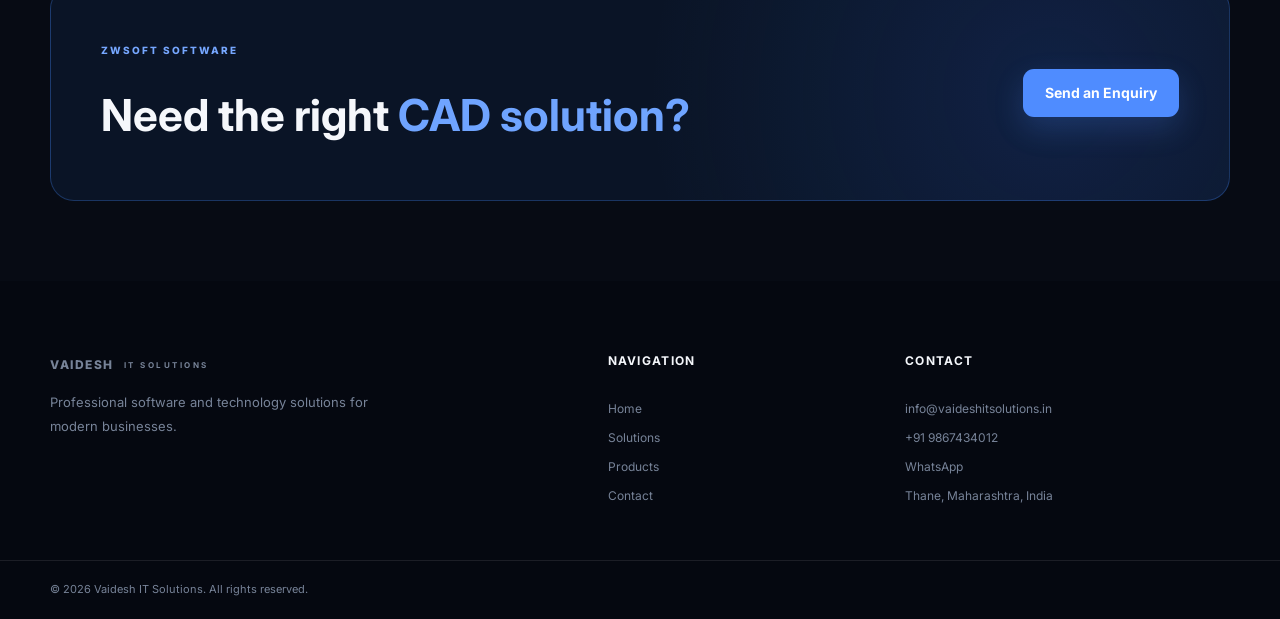
<file: zwsoft.html>
<!DOCTYPE html>
<html lang="en">
<head>
    <meta charset="UTF-8">
    <meta name="viewport" content="width=device-width, initial-scale=1.0">

    <title>ZWSOFT Software | Vaidesh IT Solutions</title>

    <meta name="description"
          content="Explore ZWSOFT CAD and design software solutions through Vaidesh IT Solutions.">

    <link rel="stylesheet" href="style.css">

    <link rel="preconnect" href="https://fonts.googleapis.com">
    <link rel="preconnect" href="https://fonts.gstatic.com" crossorigin>

    <link href="https://fonts.googleapis.com/css2?family=Inter:wght@400;500;600;700;800&display=swap"
          rel="stylesheet">

    <style>

        /* ================= ZWSOFT HERO ================= */

        .product-hero {
            padding: 150px 0 100px;
            border-bottom: 1px solid rgba(255,255,255,0.08);
        }

        .product-hero-content {
            max-width: 900px;
        }

        .product-badge {
            width: 64px;
            height: 64px;

            display: flex;
            align-items: center;
            justify-content: center;

            border-radius: 16px;

            background: rgba(35,105,220,0.12);
            border: 1px solid rgba(70,140,255,0.45);

            color: #6fa4ff;

            font-size: 20px;
            font-weight: 800;

            margin-bottom: 28px;
        }

        .product-hero h1 {
            font-size: clamp(48px, 7vw, 82px);
            line-height: 1.02;
            letter-spacing: -3px;
            margin: 0 0 25px;
        }

        .product-hero h1 span {
            color: #6fa4ff;
        }

        .product-hero p {
            max-width: 720px;

            color: #aebbd4;

            font-size: 19px;
            line-height: 1.8;

            margin-bottom: 35px;
        }

        .product-hero-buttons {
            display: flex;
            gap: 14px;
            flex-wrap: wrap;
        }


        /* ================= PRODUCTS ================= */

        .products-section {
            padding: 100px 0;
        }

        .product-grid {
            display: grid;

            grid-template-columns: repeat(2, 1fr);

            gap: 20px;

            margin-top: 55px;
        }

        .product-card {
            padding: 34px;

            border-radius: 20px;

            background:
                linear-gradient(
                    145deg,
                    rgba(20,31,55,0.95),
                    rgba(8,15,28,0.98)
                );

            border: 1px solid rgba(255,255,255,0.08);

            transition:
                transform 0.3s ease,
                border-color 0.3s ease,
                box-shadow 0.3s ease;
        }

        .product-card:hover {
            transform: translateY(-6px);

            border-color: rgba(70,140,255,0.5);

            box-shadow:
                0 18px 50px rgba(0,0,0,0.25);
        }

        .product-icon {
            width: 54px;
            height: 54px;

            display: flex;
            align-items: center;
            justify-content: center;

            border-radius: 14px;

            background: rgba(35,105,220,0.12);

            border: 1px solid rgba(70,140,255,0.4);

            color: #6fa4ff;

            font-size: 16px;
            font-weight: 800;

            margin-bottom: 24px;
        }

        .product-card h3 {
            font-size: 23px;

            margin: 0 0 13px;
        }

        .product-card p {
            color: #9eacc5;

            font-size: 15px;
            line-height: 1.7;

            margin: 0 0 22px;
        }

        .product-card a {
            color: #6fa4ff;

            font-size: 14px;
            font-weight: 700;

            text-decoration: none;
        }

        .product-card a:hover {
            color: #a7c6ff;
        }


        /* ================= SOLUTIONS ================= */

        .solutions-section {
            padding: 100px 0;

            border-top:
                1px solid rgba(255,255,255,0.07);
        }

        .solutions-grid {
            display: grid;

            grid-template-columns: repeat(2, 1fr);

            gap: 20px;

            margin-top: 50px;
        }

        .solution-card {
            padding: 35px;

            border-radius: 20px;

            background:
                rgba(15,24,42,0.75);

            border:
                1px solid rgba(255,255,255,0.08);
        }

        .solution-number {
            color: #6fa4ff;

            font-size: 14px;
            font-weight: 800;

            letter-spacing: 1px;

            margin-bottom: 18px;
        }

        .solution-card h3 {
            font-size: 22px;

            margin-bottom: 12px;
        }

        .solution-card p {
            color: #9eacc5;

            line-height: 1.7;

            margin: 0;
        }


        /* ================= CTA ================= */

        .product-cta {
            padding: 80px 0;

            border-top:
                1px solid rgba(255,255,255,0.07);
        }

        .product-cta-box {
            display: flex;

            align-items: center;

            justify-content: space-between;

            gap: 30px;

            padding: 50px;

            border-radius: 24px;

            border:
                1px solid rgba(70,140,255,0.28);

            background:
                radial-gradient(
                    circle at 85% 50%,
                    rgba(46,100,210,0.18),
                    transparent 40%
                ),
                rgba(12,22,40,0.9);
        }

        .product-cta-box h2 {
            font-size:
                clamp(28px, 4vw, 44px);

            margin: 8px 0 0;
        }

        .product-cta-box h2 span {
            color: #6fa4ff;
        }


        /* ================= MOBILE ================= */

        @media (max-width: 800px) {

            .product-grid,
            .solutions-grid {
                grid-template-columns: 1fr;
            }

            .product-cta-box {
                flex-direction: column;

                align-items: flex-start;
            }
        }


        @media (max-width: 600px) {

            .product-hero {
                padding: 120px 0 70px;
            }

            .product-hero h1 {
                letter-spacing: -2px;
            }

            .product-hero p {
                font-size: 16px;
            }

            .product-card {
                padding: 28px;
            }

            .product-cta-box {
                padding: 32px;
            }
        }

    </style>
</head>


<body>


<!-- ================= NAVBAR ================= -->

<header class="navbar">

    <div class="container nav-container">

        <a href="index.html" class="logo">

            <span>VAIDESH</span>

            <small>IT SOLUTIONS</small>

        </a>


        <nav class="nav-links">

            <a href="index.html#home">
                Home
            </a>

            <a href="index.html#solutions">
                Solutions
            </a>

            <a href="index.html#products">
                Products
            </a>

            <a href="index.html#contact">
                Contact
            </a>

        </nav>


        <a href="index.html#contact"
           class="nav-button">

            Talk to an Expert

        </a>

    </div>

</header>



<!-- ================= MAIN ================= -->

<main>


<!-- ================= HERO ================= -->

<section class="product-hero">

    <div class="container product-hero-content">


        <div class="product-badge">
            ZW
        </div>


        <span class="section-label">
            ZWSOFT SOFTWARE
        </span>


        <h1>

            Professional CAD

            <span>
                made simple.
            </span>

        </h1>


        <p>

            Professional CAD and design software solutions
            for engineering, architecture, manufacturing,
            mechanical design and technical professionals.

        </p>


        <div class="product-hero-buttons">


            <a href="#products"
               class="btn btn-primary">

                Explore ZWSOFT Products

            </a>


            <a href="index.html#contact"
               class="btn btn-secondary">

                Enquire Now

            </a>


        </div>

    </div>

</section>



<!-- ================= PRODUCTS ================= -->

<section id="products"
         class="products-section">

    <div class="container">


        <div class="section-heading">


            <span class="section-label">

                ZWSOFT PRODUCTS

            </span>


            <h2>

                Powerful tools for

                <span>
                    professional design.
                </span>

            </h2>


            <p>

                Explore ZWSOFT solutions for
                drafting, 3D CAD, mechanical design
                and engineering workflows.

            </p>

        </div>



        <div class="product-grid">


            <!-- ZWCAD -->

            <div class="product-card">

                <div class="product-icon">
                    ZW
                </div>


                <h3>
                    ZWCAD
                </h3>


                <p>

                    Professional 2D drafting and 3D CAD
                    software designed for engineers,
                    architects, designers and technical
                    professionals.

                </p>


                <a href="index.html#contact">

                    Enquire about ZWCAD →

                </a>

            </div>



            <!-- ZW3D -->

            <div class="product-card">

                <div class="product-icon">
                    Z3
                </div>


                <h3>
                    ZW3D
                </h3>


                <p>

                    Professional 3D CAD/CAM software
                    for product design, mechanical
                    engineering and manufacturing.

                </p>


                <a href="index.html#contact">

                    Enquire about ZW3D →

                </a>

            </div>



            <!-- ZWCAD MECHANICAL -->

            <div class="product-card">

                <div class="product-icon">
                    ZM
                </div>


                <h3>
                    ZWCAD Mechanical
                </h3>


                <p>

                    Mechanical design tools built
                    for professional engineering
                    and manufacturing workflows.

                </p>


                <a href="index.html#contact">

                    Enquire about ZWCAD Mechanical →

                </a>

            </div>



            <!-- ZW3D CAD -->

            <div class="product-card">

                <div class="product-icon">
                    3D
                </div>


                <h3>
                    ZW3D CAD
                </h3>


                <p>

                    Integrated 3D modelling and
                    engineering tools for designing
                    products and components.

                </p>


                <a href="index.html#contact">

                    Enquire about ZW3D CAD →

                </a>

            </div>



            <!-- 2D CAD -->

            <div class="product-card">

                <div class="product-icon">
                    2D
                </div>


                <h3>
                    2D CAD Solutions
                </h3>


                <p>

                    Efficient drafting and documentation
                    tools for professional technical
                    drawing workflows.

                </p>


                <a href="index.html#contact">

                    Discuss 2D CAD Solutions →

                </a>

            </div>



            <!-- 3D DESIGN -->

            <div class="product-card">

                <div class="product-icon">
                    3D
                </div>


                <h3>
                    3D Design Solutions
                </h3>


                <p>

                    Professional 3D modelling solutions
                    for engineering, product development
                    and design.

                </p>


                <a href="index.html#contact">

                    Discuss 3D Solutions →

                </a>

            </div>


        </div>

    </div>

</section>



<!-- ================= SOLUTIONS ================= -->

<section class="solutions-section">

    <div class="container">


        <div class="section-heading">


            <span class="section-label">

                ZWSOFT SOLUTIONS

            </span>


            <h2>

                CAD solutions for

                <span>
                    real workflows.
                </span>

            </h2>


            <p>

                Choose the right ZWSOFT solution
                based on your design and engineering
                requirements.

            </p>

        </div>



        <div class="solutions-grid">


            <div class="solution-card">

                <div class="solution-number">
                    01
                </div>


                <h3>
                    Architecture & Design
                </h3>


                <p>

                    Professional CAD tools for
                    architectural drawings, technical
                    documentation and design workflows.

                </p>

            </div>



            <div class="solution-card">

                <div class="solution-number">
                    02
                </div>


                <h3>
                    Engineering
                </h3>


                <p>

                    CAD solutions for engineers and
                    technical professionals working
                    on detailed designs and engineering
                    documentation.

                </p>

            </div>



            <div class="solution-card">

                <div class="solution-number">
                    03
                </div>


                <h3>
                    Manufacturing
                </h3>


                <p>

                    Design and modelling tools for
                    manufacturing, mechanical engineering
                    and product development.

                </p>

            </div>



            <div class="solution-card">

                <div class="solution-number">
                    04
                </div>


                <h3>
                    Technical Drafting
                </h3>


                <p>

                    Efficient 2D drafting and documentation
                    solutions for professional technical teams.

                </p>

            </div>


        </div>

    </div>

</section>



<!-- ================= CTA ================= -->

<section class="product-cta">

    <div class="container">


        <div class="product-cta-box">


            <div>

                <span class="section-label">

                    ZWSOFT SOFTWARE

                </span>


                <h2>

                    Need the right

                    <span>
                        CAD solution?
                    </span>

                </h2>

            </div>


            <a href="index.html#contact"
               class="btn btn-primary">

                Send an Enquiry

            </a>


        </div>

    </div>

</section>


</main>



<!-- ================= FOOTER ================= -->

<footer class="footer">

    <div class="container footer-grid">


        <div>

            <a href="index.html"
               class="logo footer-logo">

                <span>
                    VAIDESH
                </span>

                <small>
                    IT SOLUTIONS
                </small>

            </a>


            <p>

                Professional software and technology
                solutions for modern businesses.

            </p>

        </div>



        <div>

            <h4>
                Navigation
            </h4>


            <a href="index.html#home">
                Home
            </a>


            <a href="index.html#solutions">
                Solutions
            </a>


            <a href="index.html#products">
                Products
            </a>


            <a href="index.html#contact">
                Contact
            </a>

        </div>



        <div>

            <h4>
                Contact
            </h4>


            <a href="mailto:info@vaideshitsolutions.in">

                info@vaideshitsolutions.in

            </a>


            <a href="tel:+919867434012">

                +91 9867434012

            </a>


            <a href="https://wa.me/919867434012">

                WhatsApp

            </a>


            <span>

                Thane, Maharashtra, India

            </span>

        </div>


    </div>



    <div class="footer-bottom">

        <div class="container">

            <p>

                © 2026 Vaidesh IT Solutions.
                All rights reserved.

            </p>

        </div>

    </div>

</footer>



<!-- ================= WHATSAPP ================= -->

<a
    href="https://wa.me/919867434012"
    class="whatsapp-float"
    aria-label="Chat with us on WhatsApp"
>

    <span class="whatsapp-icon">
        ☏
    </span>

</a>



<script src="script.js"></script>

</body>
</html>
</file>
<file: style.css>
/* =========================================================
   VAIDESH IT SOLUTIONS
   Main Website Styles
   ========================================================= */


/* ================= ROOT ================= */

:root {
    --bg: #070b14;
    --bg-soft: #0c1220;
    --card: #101827;
    --card-hover: #141f32;

    --text: #f5f7fb;
    --text-soft: #aab4c5;
    --text-muted: #778398;

    --accent: #4f8cff;
    --accent-light: #76a7ff;
    --accent-dark: #2864d7;

    --border: rgba(255, 255, 255, 0.09);
    --border-light: rgba(255, 255, 255, 0.14);

    --success: #25d366;

    --container: 1180px;

    --radius-sm: 10px;
    --radius-md: 16px;
    --radius-lg: 24px;

    --shadow: 0 20px 60px rgba(0, 0, 0, 0.25);
}


/* ================= RESET ================= */

* {
    margin: 0;
    padding: 0;
    box-sizing: border-box;
}

html {
    scroll-behavior: smooth;
}

body {
    font-family: "Inter", sans-serif;
    background: var(--bg);
    color: var(--text);
    line-height: 1.6;
    overflow-x: hidden;
}

a {
    color: inherit;
    text-decoration: none;
}

button,
input,
textarea,
select {
    font-family: inherit;
}

img {
    max-width: 100%;
    display: block;
}


/* ================= CONTAINER ================= */

.container {
    width: min(var(--container), calc(100% - 48px));
    margin: 0 auto;
}


/* ================= NAVBAR ================= */

.navbar {
    position: sticky;
    top: 0;
    z-index: 1000;

    background: rgba(7, 11, 20, 0.88);
    backdrop-filter: blur(18px);
    -webkit-backdrop-filter: blur(18px);

    border-bottom: 1px solid var(--border);
}

.nav-container {
    min-height: 78px;

    display: flex;
    align-items: center;
    justify-content: space-between;

    gap: 30px;
}


/* ================= LOGO ================= */

.logo {
    display: inline-flex;
    flex-direction: row;
    align-items: center;
    gap: 10px;
    line-height: 1;
    text-decoration: none;
}

.logo img {
    width: 30px;
    height: 30px;
    object-fit: contain;
    flex-shrink: 0;
}

.logo > div {
    display: flex;
    flex-direction: column;
    gap: 5px;
}

.logo span {
    font-size: 21px;
    font-weight: 800;
    letter-spacing: 1.5px;
}

.logo small {
    font-size: 8px;
    font-weight: 700;
    letter-spacing: 2.5px;
    color: var(--text-muted);
}

/* ================= NAV LINKS ================= */

.nav-links {
    display: flex;
    align-items: center;
    gap: 34px;
}

.nav-links a {
    color: var(--text-soft);
    font-size: 14px;
    font-weight: 500;

    transition:
        color 0.25s ease,
        transform 0.25s ease;
}

.nav-links a:hover {
    color: var(--text);
    transform: translateY(-1px);
}


/* ================= NAV BUTTON ================= */

.nav-button {
    padding: 11px 18px;

    border-radius: 10px;

    background: rgba(79, 140, 255, 0.12);
    border: 1px solid rgba(79, 140, 255, 0.35);

    color: #dbe8ff;

    font-size: 13px;
    font-weight: 600;

    transition:
        background 0.25s ease,
        border-color 0.25s ease,
        transform 0.25s ease;
}

.nav-button:hover {
    background: rgba(79, 140, 255, 0.2);
    border-color: rgba(79, 140, 255, 0.6);
    transform: translateY(-2px);
}


/* ================= HERO ================= */

.hero {
    position: relative;
    min-height: 720px;

    display: flex;
    align-items: center;

    overflow: hidden;

    background:
        radial-gradient(
            circle at 80% 20%,
            rgba(79, 140, 255, 0.15),
            transparent 34%
        ),
        radial-gradient(
            circle at 10% 80%,
            rgba(79, 140, 255, 0.07),
            transparent 30%
        );
}

.hero::before {
    content: "";

    position: absolute;
    width: 500px;
    height: 500px;

    right: -200px;
    top: -180px;

    border-radius: 50%;

    border: 1px solid rgba(79, 140, 255, 0.12);

    pointer-events: none;
}

.hero-content {
    display: grid;
    grid-template-columns: 1.1fr 0.9fr;

    align-items: center;

    gap: 80px;

    padding: 100px 0;
}


/* ================= HERO TEXT ================= */

.hero-text {
    max-width: 650px;
}

.eyebrow {
    display: inline-flex;

    padding: 8px 12px;

    margin-bottom: 25px;

    border-radius: 999px;

    background: rgba(79, 140, 255, 0.08);
    border: 1px solid rgba(79, 140, 255, 0.2);

    color: var(--accent-light);

    font-size: 10px;
    font-weight: 700;
    letter-spacing: 1.8px;
}

.hero h1 {
    font-size: clamp(48px, 6vw, 76px);

    line-height: 1.02;

    letter-spacing: -3px;

    font-weight: 800;

    margin-bottom: 28px;
}

.hero h1 span {
    display: block;
    color: var(--accent-light);
}

.hero-text > p {
    max-width: 600px;

    color: var(--text-soft);

    font-size: 17px;

    line-height: 1.8;

    margin-bottom: 38px;
}


/* ================= HERO BUTTONS ================= */

.hero-buttons {
    display: flex;
    align-items: center;
    gap: 14px;

    flex-wrap: wrap;
}


/* ================= BUTTONS ================= */

.btn {
    display: inline-flex;

    align-items: center;
    justify-content: center;

    min-height: 48px;

    padding: 0 22px;

    border-radius: 11px;

    font-size: 14px;
    font-weight: 700;

    transition:
        transform 0.25s ease,
        box-shadow 0.25s ease,
        background 0.25s ease,
        border-color 0.25s ease;
}

.btn:hover {
    transform: translateY(-2px);
}

.btn-primary {
    background: var(--accent);
    color: white;

    box-shadow:
        0 12px 30px rgba(79, 140, 255, 0.2);
}

.btn-primary:hover {
    background: var(--accent-dark);

    box-shadow:
        0 16px 35px rgba(79, 140, 255, 0.3);
}

.btn-secondary {
    background: transparent;

    border: 1px solid var(--border-light);

    color: var(--text);
}

.btn-secondary:hover {
    background: rgba(255, 255, 255, 0.05);
}


/* ================= HERO CARD ================= */

.hero-card {
    position: relative;

    padding: 1px;

    border-radius: var(--radius-lg);

    background:
        linear-gradient(
            135deg,
            rgba(79, 140, 255, 0.55),
            rgba(255, 255, 255, 0.05),
            rgba(79, 140, 255, 0.1)
        );

    box-shadow: var(--shadow);
}

.hero-card-content {
    padding: 42px;

    border-radius: calc(var(--radius-lg) - 1px);

    background:
        linear-gradient(
            145deg,
            #101827,
            #0b111d
        );
}

.hero-card-label {
    display: block;

    color: var(--accent-light);

    font-size: 10px;
    font-weight: 700;

    letter-spacing: 2px;

    margin-bottom: 20px;
}

.hero-card h2 {
    font-size: 38px;
    line-height: 1.15;

    letter-spacing: -1.5px;

    margin-bottom: 18px;
}

.hero-card p {
    color: var(--text-soft);

    font-size: 14px;

    line-height: 1.7;

    margin-bottom: 35px;
}


/* ================= HERO STATS ================= */

.hero-stat-grid {
    display: grid;

    grid-template-columns: 1fr 1fr;

    gap: 10px;
}

.hero-stat-grid div {
    padding: 18px;

    border: 1px solid var(--border);

    border-radius: 13px;

    background: rgba(255, 255, 255, 0.025);
}

.hero-stat-grid strong {
    display: block;

    font-size: 15px;

    margin-bottom: 3px;
}

.hero-stat-grid span {
    color: var(--text-muted);

    font-size: 11px;
}


/* ================= SECTIONS ================= */

.section {
    padding: 120px 0;
}

.products-section {
    background:
        linear-gradient(
            180deg,
            transparent,
            rgba(255, 255, 255, 0.018),
            transparent
        );
}


/* ================= SECTION HEADING ================= */

.section-heading {
    max-width: 720px;

    margin-bottom: 55px;
}

.section-label {
    display: inline-block;

    margin-bottom: 14px;

    color: var(--accent-light);

    font-size: 10px;

    font-weight: 800;

    letter-spacing: 2px;
}

.section-heading h2 {
    font-size: clamp(34px, 4vw, 52px);

    line-height: 1.1;

    letter-spacing: -2px;

    margin-bottom: 18px;
}

.section-heading h2 span {
    color: var(--accent-light);
}

.section-heading > p {
    color: var(--text-soft);

    font-size: 15px;

    line-height: 1.8;

    max-width: 650px;
}


/* ================= INFO GRID ================= */

.info-grid {
    display: grid;

    grid-template-columns: repeat(3, 1fr);

    gap: 18px;
}

.info-grid .info-card:nth-child(4) {
    grid-column: span 1;
}


/* ================= INFO CARD ================= */

.info-card {
    padding: 30px;

    min-height: 220px;

    border-radius: var(--radius-md);

    background:
        linear-gradient(
            145deg,
            rgba(255, 255, 255, 0.045),
            rgba(255, 255, 255, 0.015)
        );

    border: 1px solid var(--border);

    transition:
        transform 0.3s ease,
        border-color 0.3s ease,
        background 0.3s ease;
}

.info-card:hover {
    transform: translateY(-5px);

    border-color: rgba(79, 140, 255, 0.35);

    background: var(--card-hover);
}

.card-number {
    color: var(--accent-light);

    font-size: 12px;

    font-weight: 800;

    letter-spacing: 1px;

    margin-bottom: 24px;
}

.info-card h3 {
    font-size: 19px;

    margin-bottom: 12px;

    letter-spacing: -0.3px;
}

.info-card p {
    color: var(--text-soft);

    font-size: 13px;

    line-height: 1.75;
}


/* ================= PRODUCT GRID ================= */

.catalog-grid {
    display: grid;

    grid-template-columns: repeat(4, 1fr);

    gap: 18px;
}


/* ================= PRODUCT CARD ================= */

.catalog-card {
    position: relative;

    min-height: 350px;

    padding: 30px;

    display: flex;

    flex-direction: column;

    border-radius: var(--radius-md);

    background:
        linear-gradient(
            145deg,
            #101827,
            #0b111c
        );

    border: 1px solid var(--border);

    overflow: hidden;

    transition:
        transform 0.3s ease,
        border-color 0.3s ease,
        box-shadow 0.3s ease;
}

.catalog-card::before {
    content: "";

    position: absolute;

    width: 180px;
    height: 180px;

    right: -90px;
    top: -90px;

    border-radius: 50%;

    background: rgba(79, 140, 255, 0.08);

    transition:
        transform 0.4s ease,
        background 0.4s ease;
}

.catalog-card:hover {
    transform: translateY(-7px);

    border-color: rgba(79, 140, 255, 0.35);

    box-shadow:
        0 20px 50px rgba(0, 0, 0, 0.25);
}

.catalog-card:hover::before {
    transform: scale(1.5);

    background: rgba(79, 140, 255, 0.12);
}


/* ================= BRAND SHORT FORM ================= */

.brand-short {
    position: relative;
    z-index: 1;

    width: 68px;
    height: 68px;

    display: flex;

    align-items: center;
    justify-content: center;

    margin-bottom: 26px;

    border-radius: 17px;

    background:
        linear-gradient(
            145deg,
            rgba(79, 140, 255, 0.2),
            rgba(79, 140, 255, 0.06)
        );

    border: 1px solid rgba(79, 140, 255, 0.25);

    color: var(--accent-light);

    font-size: 23px;

    font-weight: 800;

    letter-spacing: -1px;

    box-shadow:
        inset 0 1px 0 rgba(255, 255, 255, 0.08);
}

.catalog-card h3 {
    position: relative;
    z-index: 1;

    font-size: 22px;

    margin-bottom: 12px;

    letter-spacing: -0.5px;
}

.catalog-card p {
    position: relative;
    z-index: 1;

    color: var(--text-soft);

    font-size: 13px;

    line-height: 1.7;

    margin-bottom: 25px;
}

.catalog-link {
    position: relative;
    z-index: 1;

    margin-top: auto;

    color: var(--accent-light);

    font-size: 12px;

    font-weight: 700;

    transition: transform 0.25s ease;
}

.catalog-card:hover .catalog-link {
    transform: translateX(4px);
}


/* ================= CONTACT ================= */

.contact-grid {
    display: grid;

    grid-template-columns: 0.75fr 1.25fr;

    gap: 50px;

    align-items: start;
}


/* ================= CONTACT DETAILS ================= */

.contact-details {
    display: flex;

    flex-direction: column;

    gap: 12px;
}

.contact-card {
    padding: 22px;

    border: 1px solid var(--border);

    border-radius: 14px;

    background: rgba(255, 255, 255, 0.025);
}

.contact-card > span {
    display: block;

    color: var(--text-muted);

    font-size: 9px;

    font-weight: 800;

    letter-spacing: 1.7px;

    margin-bottom: 8px;
}

.contact-card a,
.contact-card p {
    color: var(--text-soft);

    font-size: 14px;

    line-height: 1.6;

    transition: color 0.25s ease;
}

.contact-card a:hover {
    color: var(--accent-light);
}


/* ================= FORM ================= */

.contact-form {
    padding: 32px;

    border: 1px solid var(--border);

    border-radius: var(--radius-lg);

    background:
        linear-gradient(
            145deg,
            rgba(255, 255, 255, 0.04),
            rgba(255, 255, 255, 0.015)
        );
}

.form-grid {
    display: grid;

    grid-template-columns: 1fr 1fr;

    gap: 20px;
}

.form-group {
    display: flex;

    flex-direction: column;

    gap: 8px;
}

.form-group.full {
    grid-column: 1 / -1;
}

.form-group label {
    color: var(--text-soft);

    font-size: 12px;

    font-weight: 600;
}

.form-group input,
.form-group select,
.form-group textarea {
    width: 100%;

    border: 1px solid var(--border);

    border-radius: 10px;

    background: rgba(255, 255, 255, 0.035);

    color: var(--text);

    outline: none;

    font-size: 13px;

    transition:
        border-color 0.25s ease,
        background 0.25s ease,
        box-shadow 0.25s ease;
}

.form-group input,
.form-group select {
    height: 46px;

    padding: 0 14px;
}

.form-group textarea {
    min-height: 130px;

    resize: vertical;

    padding: 13px 14px;
}

.form-group input::placeholder,
.form-group textarea::placeholder {
    color: var(--text-muted);
}

.form-group select {
    appearance: none;
}

.form-group input:focus,
.form-group select:focus,
.form-group textarea:focus {
    border-color: rgba(79, 140, 255, 0.6);

    background: rgba(79, 140, 255, 0.035);

    box-shadow:
        0 0 0 3px rgba(79, 140, 255, 0.08);
}

.form-submit {
    margin-top: 25px;

    width: 100%;
}


/* ================= CTA ================= */

.cta-section {
    padding: 70px 0;

    border-top: 1px solid var(--border);
    border-bottom: 1px solid var(--border);

    background:
        radial-gradient(
            circle at 50% 50%,
            rgba(79, 140, 255, 0.09),
            transparent 50%
        );
}

.cta-content {
    display: flex;

    align-items: center;

    justify-content: space-between;

    gap: 30px;
}

.cta-content h2 {
    font-size: clamp(28px, 4vw, 44px);

    line-height: 1.15;

    letter-spacing: -1.5px;
}

.cta-content h2 span {
    color: var(--accent-light);
}


/* ================= FOOTER ================= */

.footer {
    padding-top: 70px;

    background: #050810;
}

.footer-grid {
    display: grid;

    grid-template-columns: 1.5fr 0.7fr 1fr;

    gap: 70px;

    padding-bottom: 55px;
}

.footer-logo {
    margin-bottom: 20px;
}

.footer-grid > div:first-child p {
    max-width: 360px;

    color: var(--text-muted);

    font-size: 13px;

    line-height: 1.8;
}

.footer h4 {
    margin-bottom: 18px;

    font-size: 12px;

    text-transform: uppercase;

    letter-spacing: 1.3px;
}

.footer-grid > div:not(:first-child) {
    display: flex;

    flex-direction: column;

    gap: 10px;
}

.footer-grid a,
.footer-grid span {
    color: var(--text-muted);

    font-size: 12px;

    transition: color 0.25s ease;
}

.footer-grid a:hover {
    color: var(--accent-light);
}


/* ================= FOOTER BOTTOM ================= */

.footer-bottom {
    border-top: 1px solid var(--border);

    padding: 20px 0;
}

.footer-bottom p {
    color: var(--text-muted);

    font-size: 11px;
}


/* ================= WHATSAPP ================= */

.whatsapp-float {
    position: fixed;
    right: 28px;
    bottom: 28px;
    width: 58px;
    height: 58px;
    display: flex;
    align-items: center;
    justify-content: center;
    background: #25D366;
    color: white;
    border-radius: 50%;
    text-decoration: none;
    z-index: 9999;
    box-shadow: 0 8px 25px rgba(37, 211, 102, 0.35);
}

.whatsapp-icon {
    font-size: 28px;
    font-weight: bold;
}
}


/* ================= SELECTION ================= */

::selection {
    background: rgba(79, 140, 255, 0.35);

    color: white;
}


/* ================= SCROLLBAR ================= */

::-webkit-scrollbar {
    width: 8px;
}

::-webkit-scrollbar-track {
    background: #050810;
}

::-webkit-scrollbar-thumb {
    background: #1c2739;

    border-radius: 10px;
}

::-webkit-scrollbar-thumb:hover {
    background: #2a3b58;
}


/* =========================================================
   TABLET
   ========================================================= */

@media (max-width: 1000px) {

    .hero-content {
        grid-template-columns: 1fr;

        gap: 50px;
    }

    .hero-text {
        max-width: 800px;
    }

    .hero-card {
        max-width: 700px;
    }

    .catalog-grid {
        grid-template-columns: repeat(2, 1fr);
    }

    .info-grid {
        grid-template-columns: repeat(2, 1fr);
    }

    .contact-grid {
        grid-template-columns: 1fr;
    }

    .footer-grid {
        grid-template-columns: 1fr 1fr;
    }

    .footer-grid > div:first-child {
        grid-column: 1 / -1;
    }
}


/* =========================================================
   MOBILE
   ========================================================= */

@media (max-width: 700px) {

    .container {
        width: min(100% - 32px, var(--container));
    }

    .navbar {
        position: relative;
    }

    .nav-container {
        min-height: 70px;
    }

    .nav-links {
        display: none;
    }

    .nav-button {
        padding: 9px 13px;

        font-size: 11px;
    }

    .logo span {
        font-size: 18px;
    }

    .logo small {
        font-size: 7px;
    }


    /* HERO */

    .hero {
        min-height: auto;
    }

    .hero-content {
        padding: 75px 0;

        gap: 45px;
    }

    .hero h1 {
        font-size: clamp(42px, 13vw, 60px);

        letter-spacing: -2.5px;
    }

    .hero-text > p {
        font-size: 15px;
    }

    .hero-card-content {
        padding: 28px;
    }

    .hero-card h2 {
        font-size: 30px;
    }

    .hero-stat-grid {
        gap: 8px;
    }

    .hero-stat-grid div {
        padding: 14px;
    }


    /* SECTIONS */

    .section {
        padding: 80px 0;
    }

    .section-heading {
        margin-bottom: 38px;
    }

    .section-heading h2 {
        font-size: 36px;
    }


    /* GRIDS */

    .info-grid {
        grid-template-columns: 1fr;
    }

    .catalog-grid {
        grid-template-columns: 1fr;
    }

    .catalog-card {
        min-height: 320px;
    }


    /* FORM */

    .form-grid {
        grid-template-columns: 1fr;
    }

    .form-group.full {
        grid-column: auto;
    }

    .contact-form {
        padding: 22px;
    }


    /* CTA */

    .cta-content {
        flex-direction: column;

        align-items: flex-start;
    }


    /* FOOTER */

    .footer-grid {
        grid-template-columns: 1fr;

        gap: 40px;
    }

    .footer-grid > div:first-child {
        grid-column: auto;
    }


    /* WHATSAPP */

    .whatsapp-float {
        right: 18px;
        bottom: 18px;

        width: 54px;
        height: 54px;
    }

    .whatsapp-icon {
        font-size: 25px;
    }

}


/* =========================================================
   SMALL MOBILE
   ========================================================= */

@media (max-width: 420px) {

    .nav-button {
        display: none;
    }

    .hero-buttons {
        flex-direction: column;

        align-items: stretch;
    }

    .hero-buttons .btn {
        width: 100%;
    }

    .hero-stat-grid {
        grid-template-columns: 1fr;
    }

    .hero h1 {
        font-size: 42px;
    }

    .section-heading h2 {
        font-size: 32px;
    }

}
/* ENQUIRY DROPDOWN FIX */

.contact-form select {
    width: 100%;
    height: 58px;
    padding: 0 50px 0 18px;

    background: #0d1422;
    color: #ffffff;

    border: 1px solid rgba(90, 145, 255, 0.45);
    border-radius: 14px;

    font-family: inherit;
    font-size: 15px;

    outline: none;
    cursor: pointer;

    appearance: none;
    -webkit-appearance: none;
    -moz-appearance: none;

    background-image:
        linear-gradient(45deg, transparent 50%, #6ea1ff 50%),
        linear-gradient(135deg, #6ea1ff 50%, transparent 50%);

    background-position:
        calc(100% - 23px) 25px,
        calc(100% - 17px) 25px;

    background-size: 6px 6px;
    background-repeat: no-repeat;
}

.contact-form select:hover {
    border-color: #6ea1ff;
}

.contact-form select:focus {
    border-color: #6ea1ff;
    box-shadow: 0 0 0 3px rgba(70, 130, 255, 0.12);
}

.contact-form select option {
    background: #0d1422;
    color: #ffffff;
}
/* ================= PRODUCT PAGE ================= */

.product-page {
    padding-top: 120px;
}

.product-page .section-heading {
    max-width: 850px;
}


/* PRODUCT MARK */

.brand-mark {
    width: 68px;
    height: 68px;

    display: flex;
    align-items: center;
    justify-content: center;

    border: 1px solid rgba(77, 148, 255, 0.45);

    border-radius: 16px;

    background: rgba(40, 80, 150, 0.18);

    color: #6ea2ff;

    font-size: 22px;
    font-weight: 800;

    margin-bottom: 30px;
}


/* PRODUCT FEATURES */

.product-features {
    list-style: none;

    padding: 0;
    margin: 24px 0 30px;
}

.product-features li {
    position: relative;

    padding-left: 20px;
    margin-bottom: 10px;

    color: #aebbd4;

    font-size: 14px;
}

.product-features li::before {
    content: "✓";

    position: absolute;
    left: 0;

    color: #6ea2ff;

    font-weight: 700;
}


/* FEATURED PRODUCT */

.featured-product {
    border-color: rgba(77, 148, 255, 0.65);
}

.product-badge {
    display: inline-block;

    padding: 6px 10px;

    margin-bottom: 18px;

    border-radius: 20px;

    background: rgba(77, 148, 255, 0.12);

    border: 1px solid rgba(77, 148, 255, 0.3);

    color: #6ea2ff;

    font-size: 10px;

    font-weight: 800;

    letter-spacing: 1px;
}


/* MOBILE */

@media (max-width: 768px) {

    .product-page {
        padding-top: 90px;
    }

    .brand-mark {
        width: 58px;
        height: 58px;
    }

}
/* ================= BRAND SHORT FORM ================= */

.brand-short {
    width: 68px;
    height: 68px;

    display: flex;
    align-items: center;
    justify-content: center;

    border-radius: 16px;

    background: rgba(70, 130, 255, 0.08);
    border: 1px solid rgba(70, 140, 255, 0.35);

    color: #6ea0ff;

    font-size: 22px;
    font-weight: 800;
    letter-spacing: -1px;

    margin-bottom: 28px;

    transition: all 0.3s ease;
}

.catalog-card:hover .brand-short {
    background: rgba(70, 130, 255, 0.15);
    border-color: #5f9cff;
    transform: translateY(-3px);
}
</file>
